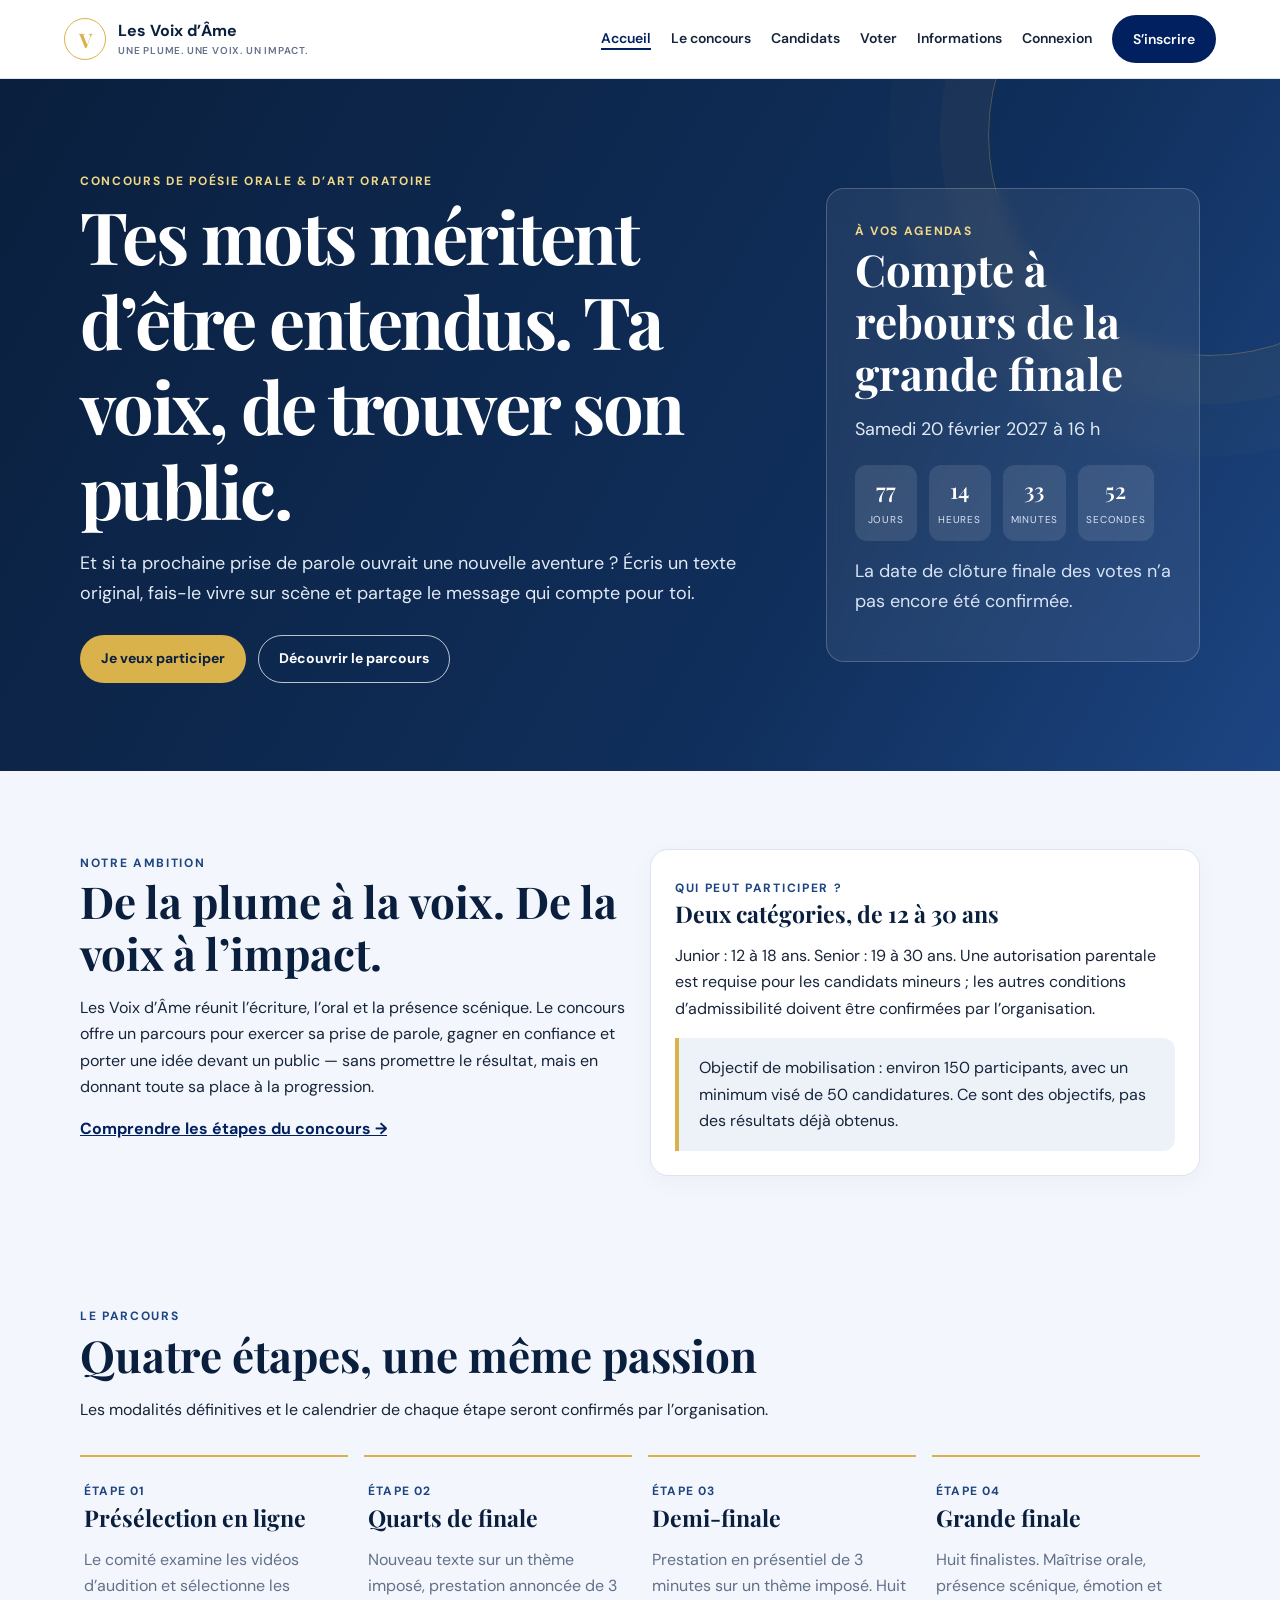
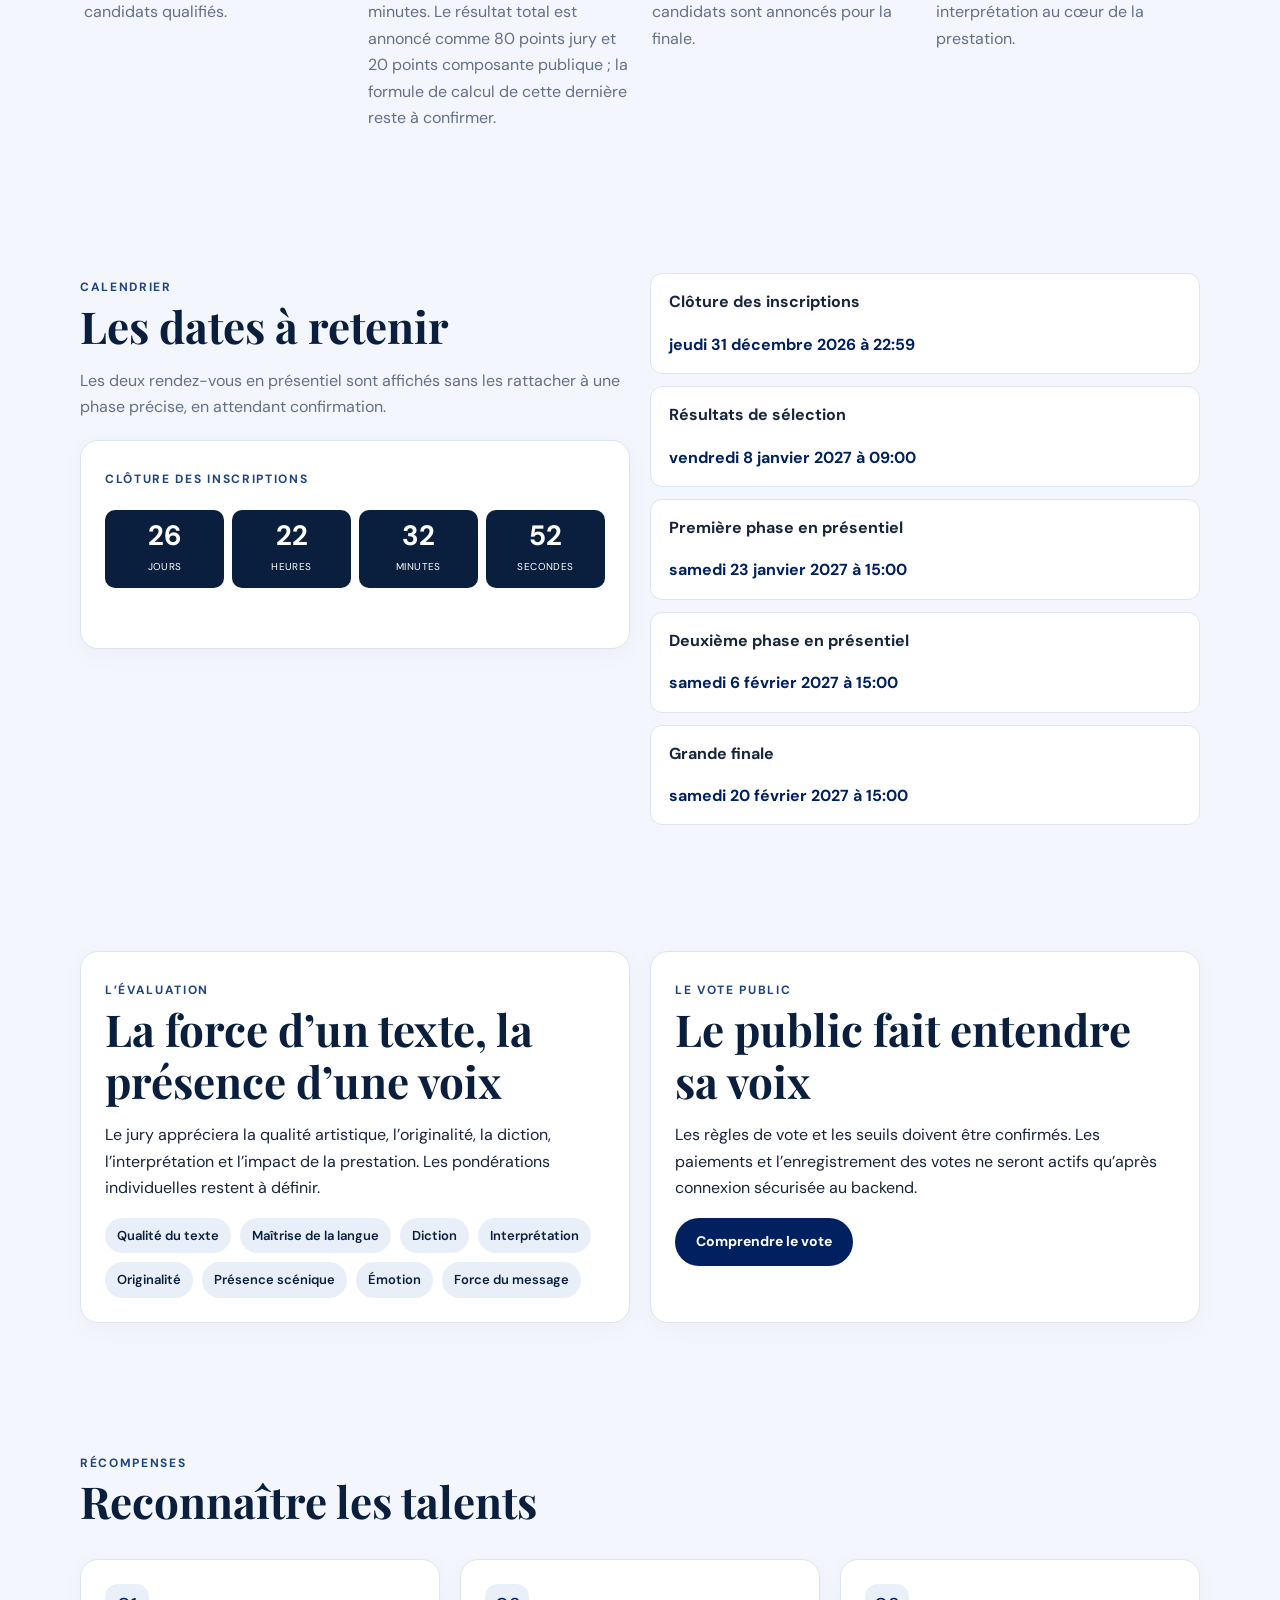
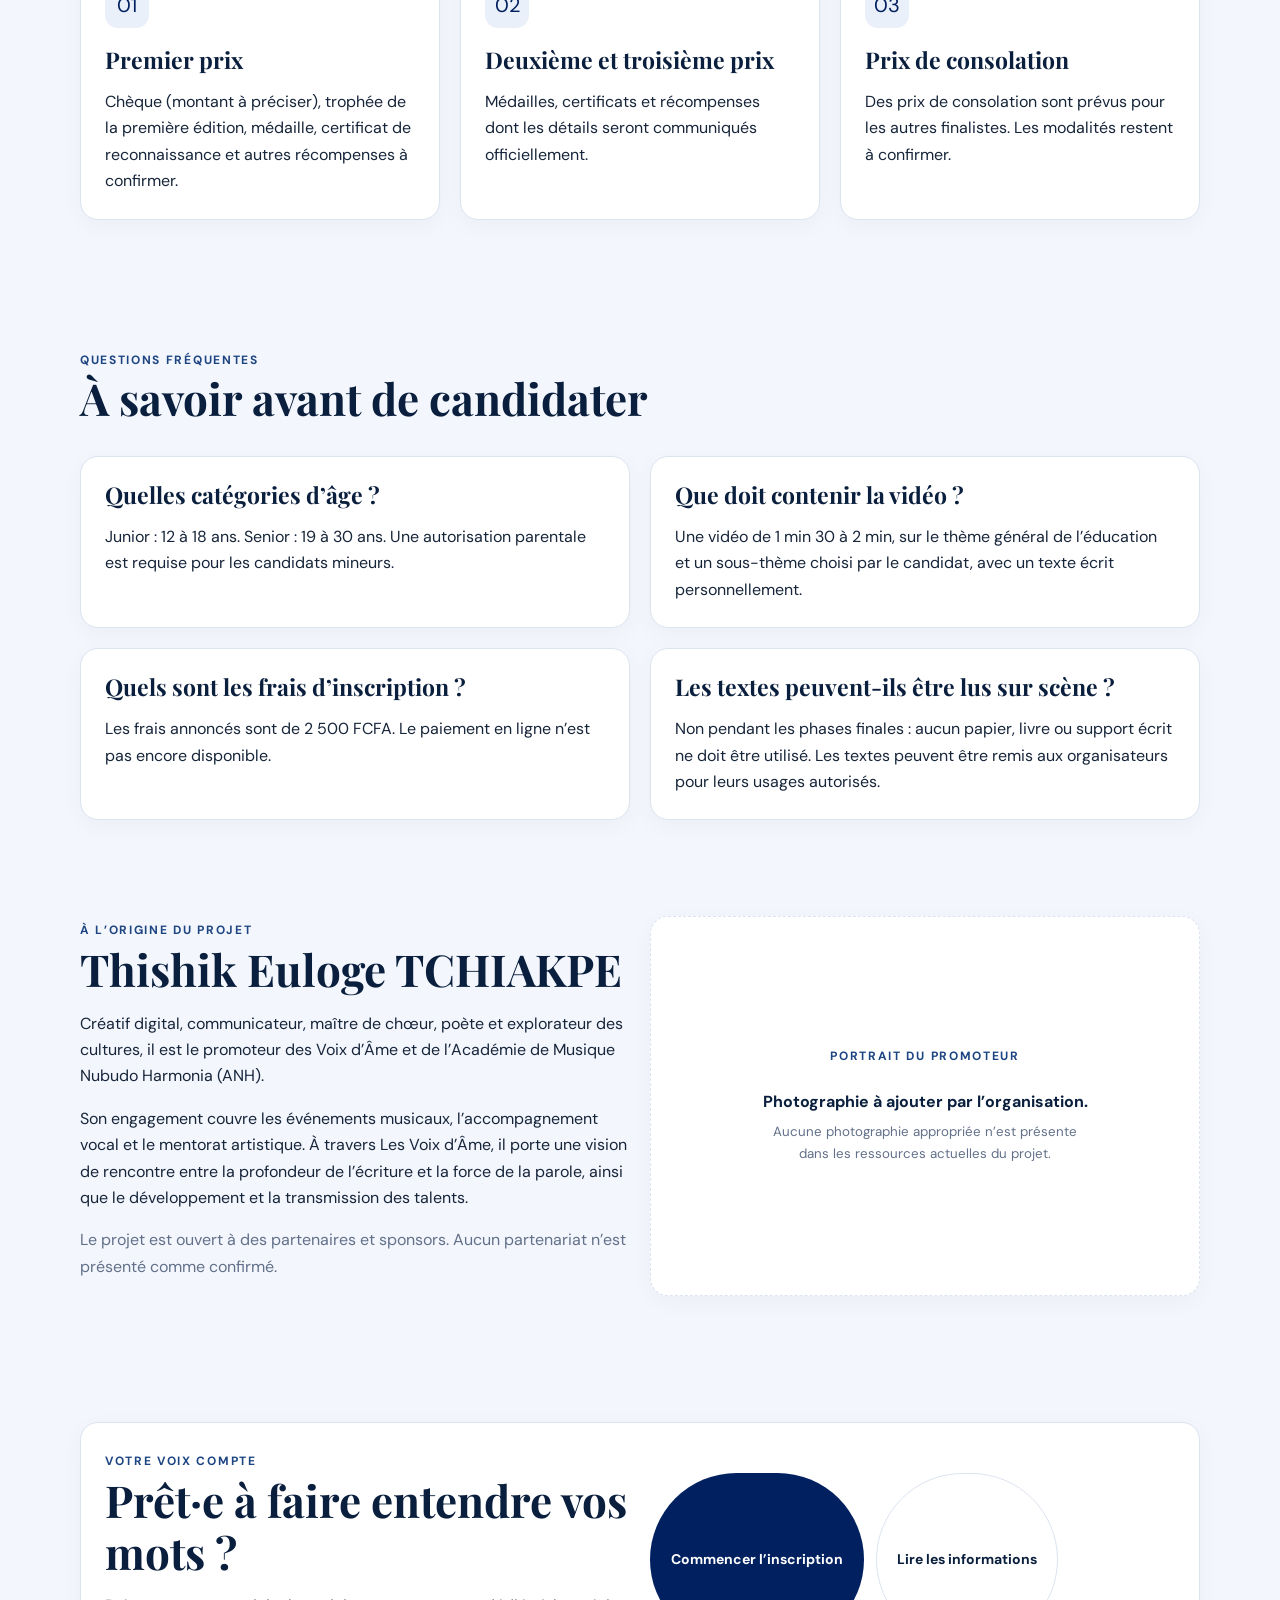
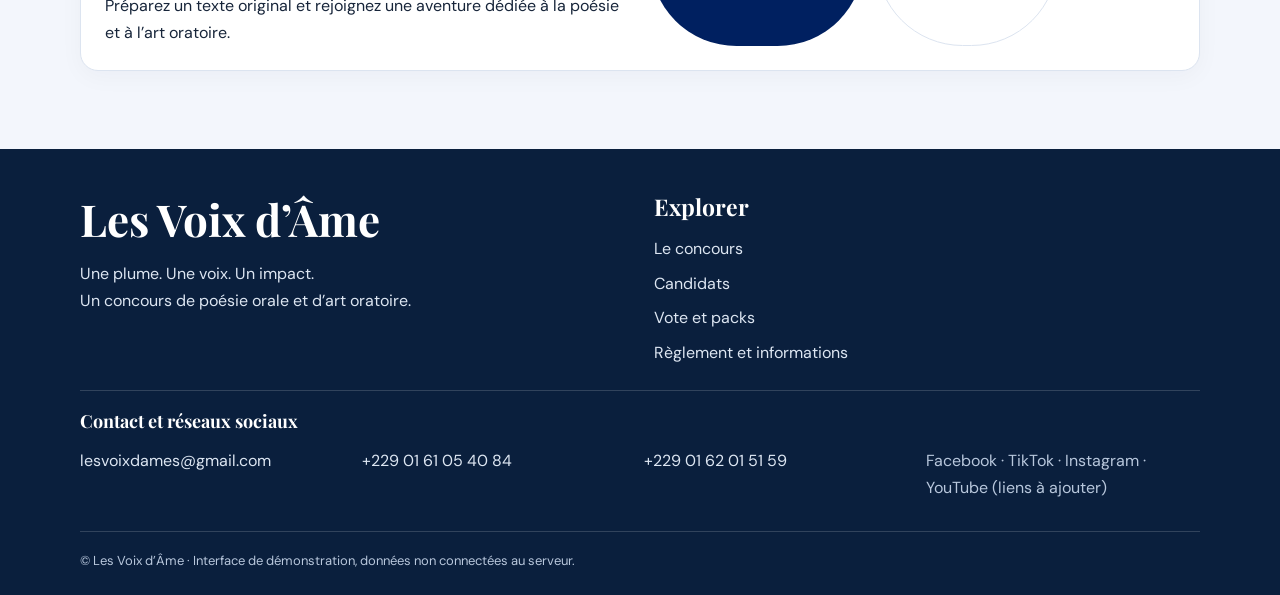
<file: index.html>
<!doctype html>
<html lang="fr">
<head>
  <meta charset="utf-8">
  <meta name="viewport" content="width=device-width, initial-scale=1">
  <meta name="description" content="Les Voix d’Âme — concours de poésie orale et d’art oratoire. Une plume. Une voix. Un impact.">
  <title>Les Voix d’Âme — Une plume. Une voix. Un impact.</title>
  <link rel="preconnect" href="https://fonts.googleapis.com">
  <link rel="preconnect" href="https://fonts.gstatic.com" crossorigin>
  <link href="https://fonts.googleapis.com/css2?family=DM+Sans:wght@400;500;600;700&family=Playfair+Display:wght@500;600;700&display=swap" rel="stylesheet">
  <link rel="stylesheet" href="css/variables.css">
  <link rel="stylesheet" href="css/global.css">
</head>
<body>
  <a class="skip-link" href="#contenu">Aller au contenu</a>
  <header class="site-header"><div class="nav-wrap">
    <a class="brand" href="index.html"><span class="brand-mark">V</span><span>Les Voix d’Âme<small>UNE PLUME. UNE VOIX. UN IMPACT.</small></span></a>
    <button class="menu-toggle" type="button" aria-expanded="false" aria-controls="navigation">Menu</button>
    <nav class="main-nav" id="navigation" aria-label="Navigation principale"><a href="index.html" aria-current="page">Accueil</a><a href="concours.html">Le concours</a><a href="candidats.html">Candidats</a><a href="vote.html">Voter</a><a href="informations.html">Informations</a><a href="auth.html">Connexion</a><a class="btn btn-blue" href="auth.html">S’inscrire</a></nav>
  </div></header>
  <main id="contenu">
    <section class="hero"><div class="container hero-grid">
      <div><span class="eyebrow">Concours de poésie orale &amp; d’art oratoire</span><h1>Tes mots méritent d’être entendus. Ta voix, de trouver son public.</h1><p>Et si ta prochaine prise de parole ouvrait une nouvelle aventure ? Écris un texte original, fais-le vivre sur scène et partage le message qui compte pour toi.</p><div class="button-row"><a class="btn btn-primary" href="auth.html">Je veux participer</a><a class="btn btn-outline" href="concours.html">Découvrir le parcours</a></div></div>
      <div class="hero-note"><span class="eyebrow">À vos agendas</span><h2>Compte à rebours de la grande finale</h2><p>Samedi 20 février 2027 à 16 h</p><div class="countdown" data-countdown data-date="2027-02-20T16:00:00+01:00" aria-live="polite"><div><strong data-days>—</strong><span>Jours</span></div><div><strong data-hours>—</strong><span>Heures</span></div><div><strong data-minutes>—</strong><span>Minutes</span></div><div><strong data-seconds>—</strong><span>Secondes</span></div></div><p class="muted" data-countdown-status></p><p class="muted">La date de clôture finale des votes n’a pas encore été confirmée.</p></div>
    </div></section>
    <section class="section"><div class="container grid-2"><div class="section-heading"><span class="eyebrow">Notre ambition</span><h2>De la plume à la voix. De la voix à l’impact.</h2><p>Les Voix d’Âme réunit l’écriture, l’oral et la présence scénique. Le concours offre un parcours pour exercer sa prise de parole, gagner en confiance et porter une idée devant un public — sans promettre le résultat, mais en donnant toute sa place à la progression.</p><a class="text-link" href="concours.html">Comprendre les étapes du concours →</a></div><div class="card"><span class="eyebrow">Qui peut participer ?</span><h3>Deux catégories, de 12 à 30 ans</h3><p>Junior : 12 à 18 ans. Senior : 19 à 30 ans. Une autorisation parentale est requise pour les candidats mineurs ; les autres conditions d’admissibilité doivent être confirmées par l’organisation.</p><p class="banner">Objectif de mobilisation : environ 150 participants, avec un minimum visé de 50 candidatures. Ce sont des objectifs, pas des résultats déjà obtenus.</p></div></div></section>
    <section class="section section-tight"><div class="container"><div class="section-heading"><span class="eyebrow">Le parcours</span><h2>Quatre étapes, une même passion</h2><p>Les modalités définitives et le calendrier de chaque étape seront confirmés par l’organisation.</p></div><div class="timeline">
      <article class="step"><span class="step-number">Étape 01</span><h3>Présélection en ligne</h3><p class="muted">Le comité examine les vidéos d’audition et sélectionne les candidats qualifiés.</p></article>
      <article class="step"><span class="step-number">Étape 02</span><h3>Quarts de finale</h3><p class="muted">Nouveau texte sur un thème imposé, prestation annoncée de 3 minutes. Le résultat total est annoncé comme 80 points jury et 20 points composante publique ; la formule de calcul de cette dernière reste à confirmer.</p></article>
      <article class="step"><span class="step-number">Étape 03</span><h3>Demi-finale</h3><p class="muted">Prestation en présentiel de 3 minutes sur un thème imposé. Huit candidats sont annoncés pour la finale.</p></article>
      <article class="step"><span class="step-number">Étape 04</span><h3>Grande finale</h3><p class="muted">Huit finalistes. Maîtrise orale, présence scénique, émotion et interprétation au cœur de la prestation.</p></article>
    </div></div></section>
    <section class="section"><div class="container grid-2"><div><span class="eyebrow">Calendrier</span><h2>Les dates à retenir</h2><p class="muted">Les deux rendez-vous en présentiel sont affichés sans les rattacher à une phase précise, en attendant confirmation.</p><article class="card home-deadline-card" style="margin-top:20px"><span class="eyebrow">Clôture des inscriptions</span><div class="countdown home-deadline-countdown" data-countdown data-date="2026-12-31T23:59:00+01:00" aria-label="Compte à rebours avant la clôture des inscriptions"><div><strong data-days>—</strong><span>Jours</span></div><div><strong data-hours>—</strong><span>Heures</span></div><div><strong data-minutes>—</strong><span>Minutes</span></div><div><strong data-seconds>—</strong><span>Secondes</span></div></div><p class="form-message" data-countdown-status aria-live="polite"></p></article></div><div class="date-list">
      <div class="date-item"><strong>Clôture des inscriptions</strong><time datetime="2026-12-31T23:59:00+01:00">Jeudi 31 décembre 2026 à 23 h 59</time></div>
      <div class="date-item"><strong>Résultats de sélection</strong><time datetime="2027-01-08T10:00:00+01:00">Vendredi 8 janvier 2027 à 10 h</time></div>
      <div class="date-item"><strong>Première phase en présentiel</strong><time datetime="2027-01-23T16:00:00+01:00">Samedi 23 janvier 2027 à 16 h</time></div>
      <div class="date-item"><strong>Deuxième phase en présentiel</strong><time datetime="2027-02-06T16:00:00+01:00">Samedi 6 février 2027 à 16 h</time></div>
      <div class="date-item"><strong>Grande finale</strong><time datetime="2027-02-20T16:00:00+01:00">Samedi 20 février 2027 à 16 h</time></div>
    </div></div></section>
    <section class="section section-tight"><div class="container grid-2"><div class="card"><span class="eyebrow">L’évaluation</span><h2>La force d’un texte, la présence d’une voix</h2><p>Le jury appréciera la qualité artistique, l’originalité, la diction, l’interprétation et l’impact de la prestation. Les pondérations individuelles restent à définir.</p><div class="criteria"><span class="tag">Qualité du texte</span><span class="tag">Maîtrise de la langue</span><span class="tag">Diction</span><span class="tag">Interprétation</span><span class="tag">Originalité</span><span class="tag">Présence scénique</span><span class="tag">Émotion</span><span class="tag">Force du message</span></div></div><div class="card"><span class="eyebrow">Le vote public</span><h2>Le public fait entendre sa voix</h2><p>Les règles de vote et les seuils doivent être confirmés. Les paiements et l’enregistrement des votes ne seront actifs qu’après connexion sécurisée au backend.</p><a class="btn btn-blue" href="vote.html">Comprendre le vote</a></div></div></section>
    <section class="section"><div class="container"><div class="section-heading"><span class="eyebrow">Récompenses</span><h2>Reconnaître les talents</h2></div><div class="grid-3"><article class="card"><div class="icon-box">01</div><h3>Premier prix</h3><p>Chèque (montant à préciser), trophée de la première édition, médaille, certificat de reconnaissance et autres récompenses à confirmer.</p></article><article class="card"><div class="icon-box">02</div><h3>Deuxième et troisième prix</h3><p>Médailles, certificats et récompenses dont les détails seront communiqués officiellement.</p></article><article class="card"><div class="icon-box">03</div><h3>Prix de consolation</h3><p>Des prix de consolation sont prévus pour les autres finalistes. Les modalités restent à confirmer.</p></article></div></div></section>
    <section class="section section-tight"><div class="container"><div class="section-heading"><span class="eyebrow">Questions fréquentes</span><h2>À savoir avant de candidater</h2></div><div class="grid-2"><article class="card"><h3>Quelles catégories d’âge ?</h3><p>Junior : 12 à 18 ans. Senior : 19 à 30 ans. Une autorisation parentale est requise pour les candidats mineurs.</p></article><article class="card"><h3>Que doit contenir la vidéo ?</h3><p>Une vidéo de 1 min 30 à 2 min, sur le thème général de l’éducation et un sous-thème choisi par le candidat, avec un texte écrit personnellement.</p></article><article class="card"><h3>Quels sont les frais d’inscription ?</h3><p>Les frais annoncés sont de 2 500 FCFA. Le paiement en ligne n’est pas encore disponible.</p></article><article class="card"><h3>Les textes peuvent-ils être lus sur scène ?</h3><p>Non pendant les phases finales : aucun papier, livre ou support écrit ne doit être utilisé. Les textes peuvent être remis aux organisateurs pour leurs usages autorisés.</p></article></div></div></section>
    <section class="section section-tight" id="promoteur"><div class="container grid-2"><div><span class="eyebrow">À l’origine du projet</span><h2>Thishik Euloge TCHIAKPE</h2><p>Créatif digital, communicateur, maître de chœur, poète et explorateur des cultures, il est le promoteur des Voix d’Âme et de l’Académie de Musique Nubudo Harmonia (ANH).</p><p>Son engagement couvre les événements musicaux, l’accompagnement vocal et le mentorat artistique. À travers Les Voix d’Âme, il porte une vision de rencontre entre la profondeur de l’écriture et la force de la parole, ainsi que le développement et la transmission des talents.</p><p class="muted">Le projet est ouvert à des partenaires et sponsors. Aucun partenariat n’est présenté comme confirmé.</p></div><div class="card promoter-photo-placeholder" role="img" aria-label="Emplacement réservé à une photographie authentique du promoteur"><span class="eyebrow">Portrait du promoteur</span><p>Photographie à ajouter par l’organisation.</p><small>Aucune photographie appropriée n’est présente dans les ressources actuelles du projet.</small></div></div></section>
    <section class="section"><div class="container card"><div class="grid-2"><div><span class="eyebrow">Votre voix compte</span><h2>Prêt·e à faire entendre vos mots ?</h2><p>Préparez un texte original et rejoignez une aventure dédiée à la poésie et à l’art oratoire.</p></div><div class="button-row"><a class="btn btn-blue" href="auth.html">Commencer l’inscription</a><a class="btn btn-quiet" href="informations.html">Lire les informations</a></div></div></div></section>
  </main>
  <footer class="site-footer"><div class="container"><div class="footer-grid"><div><h2>Les Voix d’Âme</h2><p>Une plume. Une voix. Un impact.<br>Un concours de poésie orale et d’art oratoire.</p></div><div><h3>Explorer</h3><div class="footer-links"><a href="concours.html">Le concours</a><a href="candidats.html">Candidats</a><a href="vote.html">Vote et packs</a><a href="informations.html">Règlement et informations</a></div></div></div><div class="footer-contact" aria-label="Coordonn&eacute;es officielles et r&eacute;seaux sociaux"><h3>Contact et r&eacute;seaux sociaux</h3><div class="footer-links"><a href="mailto:lesvoixdames@gmail.com">lesvoixdames@gmail.com</a><a href="tel:+2290161054084">+229 01 61 05 40 84</a><a href="tel:+2290162015159">+229 01 62 01 51 59</a><span>Facebook · TikTok · Instagram · YouTube (liens &agrave; ajouter)</span></div></div><div class="footer-bottom">© Les Voix d’Âme · Interface de démonstration, données non connectées au serveur.</div></div></footer>
  <script>
    const menuButton = document.querySelector(".menu-toggle");
    menuButton.addEventListener("click", () => {
      const open = menuButton.getAttribute("aria-expanded") !== "true";
      menuButton.setAttribute("aria-expanded", String(open));
      document.querySelector(".main-nav").classList.toggle("is-open", open);
    });
    document.querySelectorAll("time[datetime]").forEach((dateElement) => {
      const instant = new Date(dateElement.dateTime);
      if (!Number.isNaN(instant.getTime())) {
        dateElement.textContent = new Intl.DateTimeFormat("fr-FR", {
          weekday: "long", year: "numeric", month: "long", day: "numeric",
          hour: "2-digit", minute: "2-digit"
        }).format(instant);
      }
    });
    document.querySelectorAll("[data-countdown]").forEach((timer) => {
      const end = new Date(timer.dataset.date).getTime();
      const status = timer.parentElement.querySelector("[data-countdown-status]");
      let interval = null;
      function updateCountdown() {
        const remaining = end - Date.now();
        if (remaining <= 0) {
          timer.querySelectorAll("strong").forEach((item) => item.textContent = "00");
          status.textContent = timer.dataset.date.startsWith("2026")
            ? "Les inscriptions sont terminées."
            : "La date de la grande finale est passée.";
          clearInterval(interval);
          return;
        }
        const values = { days: Math.floor(remaining / 86400000), hours: Math.floor(remaining % 86400000 / 3600000), minutes: Math.floor(remaining % 3600000 / 60000), seconds: Math.floor(remaining % 60000 / 1000) };
        Object.entries(values).forEach(([key, value]) => timer.querySelector(`[data-${key}]`).textContent = String(value).padStart(2, "0"));
      }
      updateCountdown();
      if (end > Date.now()) interval = setInterval(updateCountdown, 1000);
    });

    const registrationDeadline = new Date("2026-12-31T23:59:00+01:00");
    if (Date.now() >= registrationDeadline.getTime()) {
      document.querySelectorAll('a[href="auth.html"]').forEach((link) => {
        link.setAttribute("aria-disabled", "true");
        link.textContent = "Inscriptions clôturées";
        link.addEventListener("click", (event) => event.preventDefault());
      });
    }
  </script>
</body>
</html>
</file>
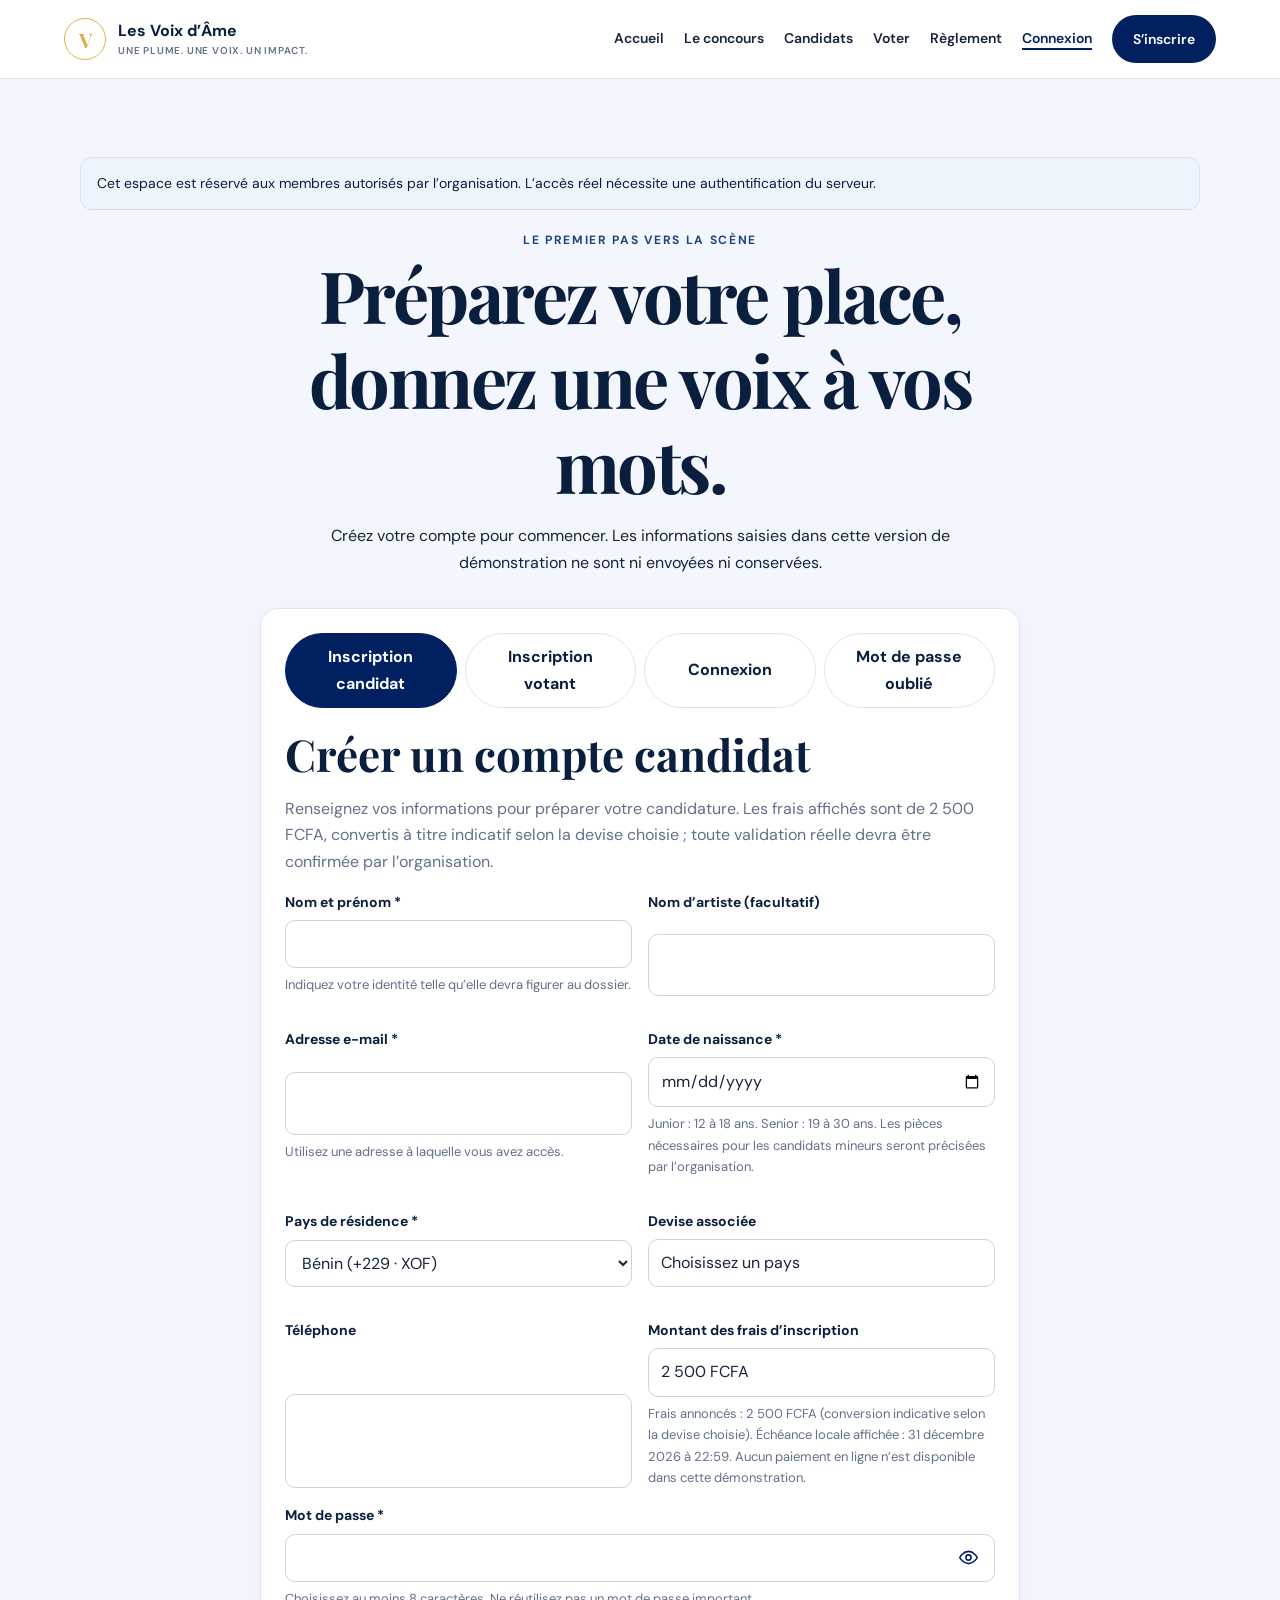
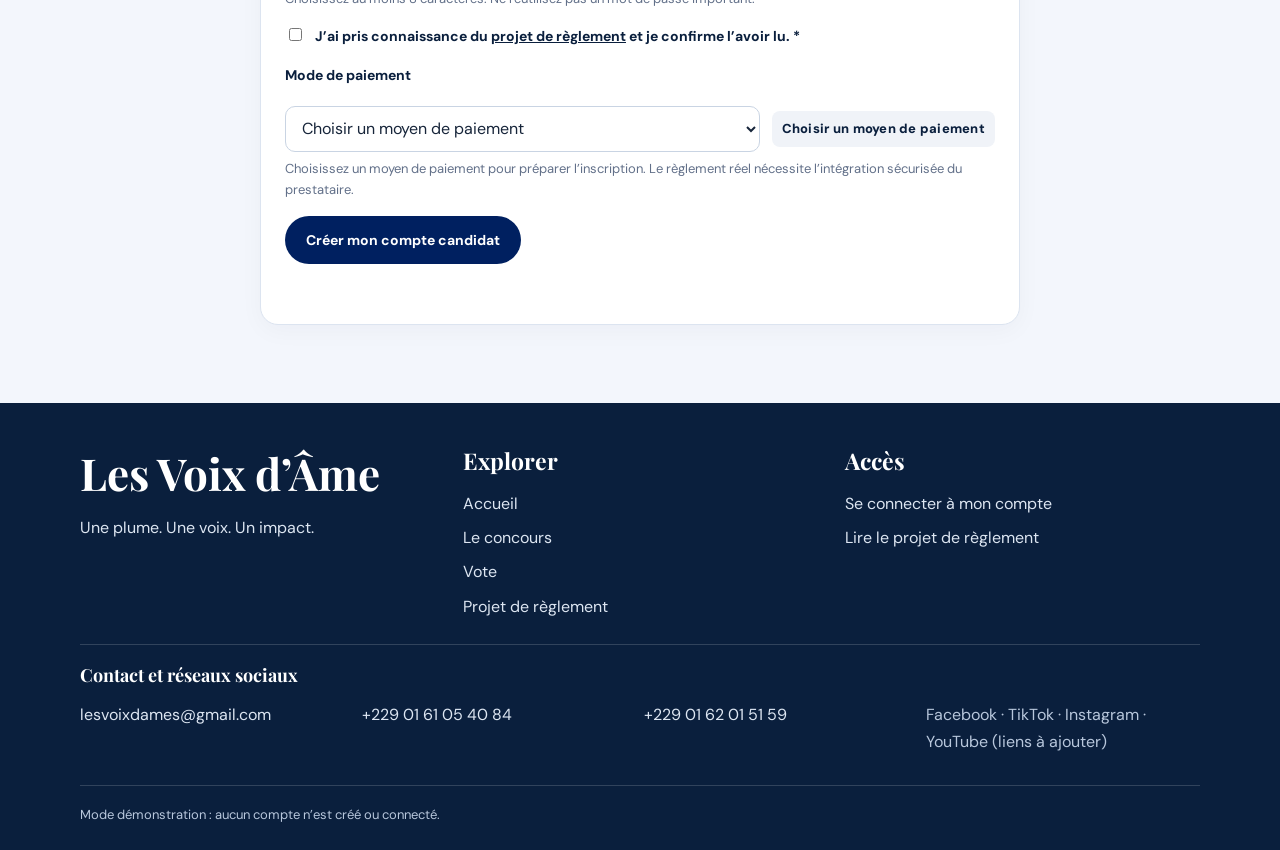
<file: admin/index.html>
<!doctype html>
<html lang="fr"><head><meta charset="utf-8"><meta name="viewport" content="width=device-width, initial-scale=1"><meta name="description" content="Administration Les Voix d’Âme — interface de démonstration non sécurisée."><title>Administration — Les Voix d’Âme</title><link rel="preconnect" href="https://fonts.googleapis.com"><link rel="preconnect" href="https://fonts.gstatic.com" crossorigin><link href="https://fonts.googleapis.com/css2?family=DM+Sans:wght@400;500;600;700&family=Playfair+Display:wght@500;600;700&display=swap" rel="stylesheet"><link rel="stylesheet" href="../css/variables.css"><link rel="stylesheet" href="../css/global.css"><script>if(sessionStorage.getItem("lva-demo-role")!=="admin"){window.location.replace("../auth.html?access=denied&role=admin")}</script></head>
<body><a class="skip-link" href="#contenu">Aller au contenu</a><header class="site-header"><div class="nav-wrap"><a class="brand" href="../index.html"><span class="brand-mark">V</span><span>Les Voix d’Âme<small>UNE PLUME. UNE VOIX. UN IMPACT.</small></span></a><button class="menu-toggle" aria-expanded="false" aria-controls="navigation">Menu</button><nav class="main-nav" id="navigation" aria-label="Navigation principale"><a href="../index.html">Accueil</a><a href="../concours.html">Concours</a><a href="../candidats.html">Candidats</a><a href="../vote.html">Vote</a><a href="../informations.html">Informations</a><a href="../auth.html">Connexion</a></nav></div></header>
<main id="contenu"><section class="section"><div class="container"><div class="dashboard-head"><div><span class="eyebrow">Mode démonstration · interface non sécurisée</span><h1>Administration</h1><p>Les droits et autorisations doivent être contrôlés par le backend.</p></div><button class="btn btn-quiet" type="button" data-logout>Déconnexion (démo)</button></div><div class="dashboard-layout"><nav class="dashboard-menu" aria-label="Sections d’administration"><a href="#accueil">Tableau de bord</a><a href="#candidats">Candidatures</a><a href="#concours">Concours &amp; dates</a><a href="#votes">Votes &amp; paiements</a><a href="#jury">Jury</a><a href="#contenu-site">Contenu &amp; partenaires</a><a href="#securite">Utilisateurs &amp; sécurité</a><a href="#parametres">Paramètres du concours</a></nav><div class="dashboard-content">
<section id="accueil"><h2>Tableau de bord</h2><div class="grid-4"><div class="card"><p class="muted">Candidats</p><div class="stat">—</div><small>À connecter</small></div><div class="card"><p class="muted">En attente</p><div class="stat">—</div><small>À connecter</small></div><div class="card"><p class="muted">Comptes</p><div class="stat">—</div><small>À connecter</small></div><div class="card"><p class="muted">Votes &amp; paiements</p><div class="stat">—</div><small>À connecter</small></div></div><div class="notice">Aucune statistique réelle n’est affichée.</div></section>
<section id="candidats"><h2>Candidats &amp; candidatures</h2><div class="field"><label for="candidate-search">Rechercher un candidat</label><input id="candidate-search" type="search" placeholder="Données disponibles après connexion"></div><div class="empty-state">Aucun dossier connecté. Toute validation ou tout rejet nécessite une API authentifiée.</div></section>
<section id="concours"><h2>Concours &amp; calendrier</h2><div class="date-list"><div class="date-item"><strong>Clôture des inscriptions</strong><time>31 décembre 2026 à 23 h 59</time></div><div class="date-item"><strong>Résultats de sélection</strong><time>8 janvier 2027 à 10 h</time></div><div class="date-item"><strong>Première phase en présentiel</strong><time>23 janvier 2027 à 16 h</time></div><div class="date-item"><strong>Deuxième phase en présentiel</strong><time>6 février 2027 à 16 h</time></div><div class="date-item"><strong>Grande finale</strong><time>20 février 2027 à 16 h</time></div></div><p class="notice" style="margin-top:16px">Correspondance entre les dates en présentiel et les phases à confirmer.</p></section>
<section id="votes"><h2>Votes &amp; paiements</h2><div class="notice notice-blue">Seul le serveur peut confirmer un paiement, créditer des points et enregistrer un vote. Ces actions sont désactivées ici.</div><a class="btn btn-quiet" href="../vote.html">Consulter les packs configurés</a></section>
<section id="jury"><h2>Jury &amp; évaluations</h2><div class="empty-state">Aucun membre ni résultat chargé. L’accès doit respecter les rôles et la confidentialité côté serveur.</div></section>
<section id="contenu-site"><h2>Contenu, annonces &amp; partenaires</h2><div class="empty-state">Les outils seront activés après définition des endpoints et des rôles. Aucun partenaire fictif n’est préchargé.</div></section>
<section id="parametres"><h2>Paramètres du concours (préparation)</h2><div class="grid-2"><article class="card"><h3>Inscriptions</h3><p>Frais annoncés : 2 500 FCFA.</p><p>Clôture : 31 décembre 2026 à 23 h 59, heure de référence UTC+01:00.</p><p class="form-help">Toute modification et fermeture réelle doivent être appliquées par le serveur.</p></article><article class="card"><h3>Conversion des points commerciaux</h3><p>Référence demandée : 100 FCFA = 1 point.</p><p>Les montants non divisibles en points entiers attendent une décision officielle.</p><p>Aucun taux de change configuré ; XOF et XAF ne sont pas traités comme interchangeables.</p></article><article class="card"><h3>Périodes de vote</h3><p>Dates ouverture et fermeture : à confirmer.</p><p>Aucune période déclarée ouverte.</p></article><article class="card"><h3>Publication des résultats</h3><div class="field"><label for="result-visibility">Visibilité publique</label><select id="result-visibility" disabled><option>Masqués — état à définir côté serveur</option><option>Publiés</option></select></div><div class="field"><label for="result-publish-at">Programmer une publication</label><input id="result-publish-at" type="datetime-local" disabled></div><button class="btn btn-quiet" type="button" disabled>Publication indisponible sans backend</button><p class="form-help">Aucun résultat réel chargé ou publié.</p></article></div></section><section id="securite"><h2>Utilisateurs &amp; sécurité</h2><div class="notice">Cette page n’est pas protégée par authentification. Ne pas utiliser comme panneau d’administration de production.</div><div class="empty-state" style="margin-top:16px">Comptes, rôles et journal d’audit à connecter au backend.</div></section>
</div></div></div></section></main><footer class="site-footer"><div class="container"><div class="footer-grid"><div><h2>Les Voix d’Âme</h2><p>Une plume. Une voix. Un impact.</p></div><div><h3>Site</h3><div class="footer-links"><a href="../index.html">Accueil</a><a href="../concours.html">Concours</a><a href="../informations.html">Informations</a></div></div><div><h3>Accès</h3><div class="footer-links"><a href="../auth.html">Connexion</a><a href="../informations.html">Règlement</a></div></div></div><div class="footer-contact" aria-label="Coordonn&eacute;es officielles et r&eacute;seaux sociaux"><h3>Contact et r&eacute;seaux sociaux</h3><div class="footer-links"><a href="mailto:lesvoixdames@gmail.com">lesvoixdames@gmail.com</a><a href="tel:+2290161054084">+229 01 61 05 40 84</a><a href="tel:+2290162015159">+229 01 62 01 51 59</a><span>Facebook · TikTok · Instagram · YouTube (liens &agrave; ajouter)</span></div></div><div class="footer-bottom">Panneau de démonstration : ne pas exposer en production sans authentification serveur.</div></div></footer><script>const menu=document.querySelector(".menu-toggle");menu.addEventListener("click",()=>{const o=menu.getAttribute("aria-expanded")!=="true";menu.setAttribute("aria-expanded",String(o));document.querySelector(".main-nav").classList.toggle("is-open",o)});document.querySelector("[data-logout]").addEventListener("click",()=>{sessionStorage.removeItem("lva-demo-role");window.location.replace("../auth.html")});</script></body></html>
</file>
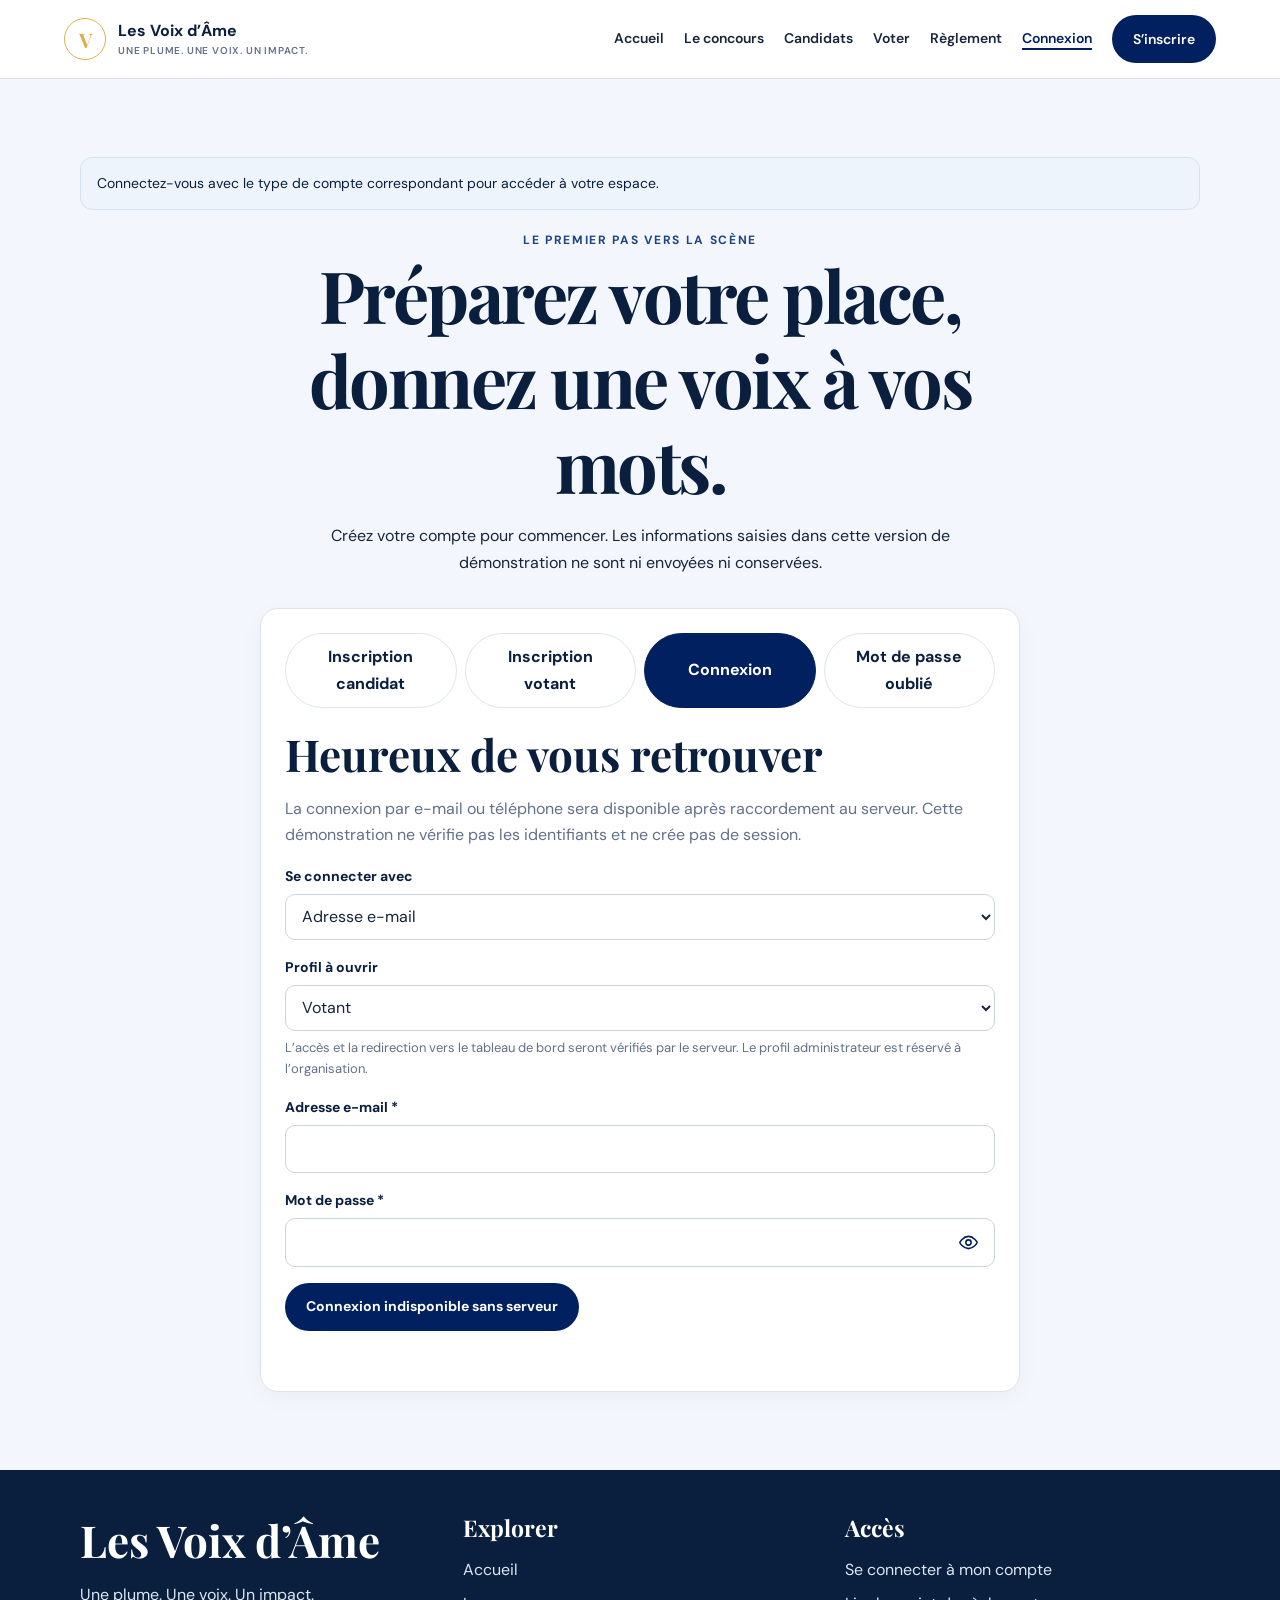
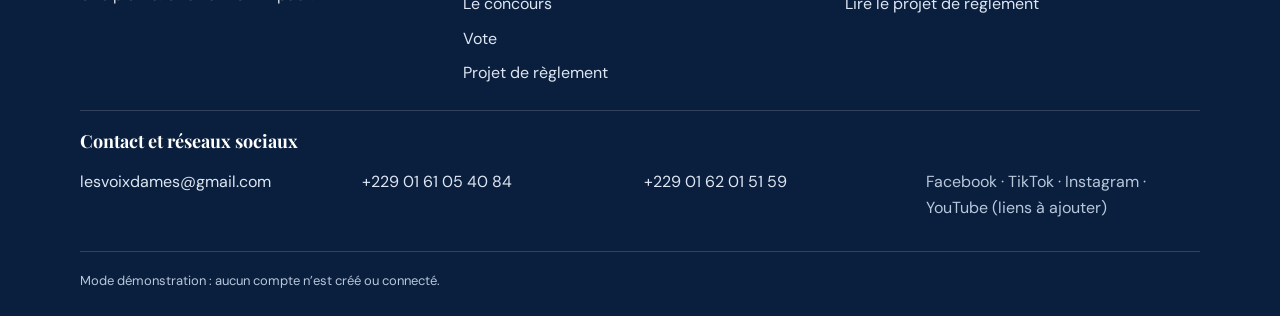
<file: espace-candidat/index.html>
<!doctype html>
<html lang="fr">
<head>
  <meta charset="utf-8">
  <meta name="viewport" content="width=device-width, initial-scale=1">
  <meta name="description" content="Suivez votre candidature et préparez votre audition pour Les Voix d’Âme.">
  <title>Espace candidat — Les Voix d’Âme</title>
  <link rel="preconnect" href="https://fonts.googleapis.com">
  <link rel="preconnect" href="https://fonts.gstatic.com" crossorigin>
  <link href="https://fonts.googleapis.com/css2?family=DM+Sans:wght@400;500;600;700&family=Playfair+Display:wght@500;600;700&display=swap" rel="stylesheet">
  <link rel="stylesheet" href="../css/variables.css">
  <link rel="stylesheet" href="../css/global.css">
</head>
<body data-required-role="candidate">
  <script>
    if (sessionStorage.getItem("lva-demo-role") === "candidate") {
      document.body.classList.add("role-authorized");
    } else {
      window.location.replace("../auth.html?access=denied&role=candidate");
    }
  </script>
  <a class="skip-link" href="#contenu">Aller au contenu</a>

  <header class="site-header">
    <div class="nav-wrap">
      <a class="brand" href="../index.html" aria-label="Les Voix d’Âme, accueil">
        <span class="brand-mark" aria-hidden="true">V</span>
        <span>Les Voix d’Âme<small>UNE PLUME. UNE VOIX. UN IMPACT.</small></span>
      </a>
      <button class="menu-toggle" type="button" aria-expanded="false" aria-controls="navigation">Menu</button>
      <nav class="main-nav" id="navigation" aria-label="Navigation principale">
        <a href="../index.html">Accueil</a>
        <a href="../concours.html">Le concours</a>
        <a href="../candidats.html">Candidats</a>
        <a href="../vote.html">Vote</a>
        <a href="../informations.html#reglement">Règlement</a>
        <a href="../auth.html">Connexion</a>
      </nav>
    </div>
  </header>

  <main id="contenu">
    <section class="section">
      <div class="container">
        <div class="dashboard-head">
          <div>
            <span class="eyebrow">Espace candidat · démonstration</span>
            <h1>Faites avancer votre candidature, étape par étape.</h1>
            <p>Préparez votre dossier et votre audition. Cette interface ne crée pas de compte et n’envoie aucune information au serveur.</p>
          </div>
          <button class="btn btn-quiet" type="button" data-logout>Déconnexion (démo)</button>
        </div>

        <div class="dashboard-layout">
          <nav class="dashboard-menu" aria-label="Navigation de l’espace candidat">
            <a href="#accueil">Vue d’ensemble</a>
            <a href="#dossier">Mon dossier</a>
            <a href="#audition">Vidéo d’audition</a>
            <a href="#etapes">Étapes &amp; dates</a>
            <a href="#annonces">Annonces</a>
            <a href="#passeport">Passeport de la Voix</a>
          </nav>

          <div class="dashboard-content">
            <section class="dashboard-section" id="accueil">
              <h2>Votre tableau de bord</h2>
              <div class="grid-3">
                <article class="card">
                  <p class="muted">Statut du compte</p>
                  <span class="dashboard-status">Démonstration non connectée</span>
                </article>
                <article class="card">
                  <p class="muted">Statut de la candidature</p>
                  <span class="dashboard-status">Aucun dossier transmis</span>
                </article>
                <article class="card">
                  <p class="muted">Préparation du dossier</p>
                  <div class="progress" role="progressbar" aria-label="Progression de démonstration" aria-valuenow="0" aria-valuemin="0" aria-valuemax="100">
                    <span></span>
                  </div>
                  <p class="muted">Aucune donnée n’est sauvegardée.</p>
                </article>
              </div>
              <p class="notice notice-blue">Utilisez les sections pour préparer vos informations. Une candidature ne sera réellement reçue qu’après connexion au serveur et confirmation par l’organisation.</p>
            </section>

            <section class="dashboard-section" id="dossier">
              <h2>Préparer mon dossier</h2>
              <p>Complétez les informations utiles à votre candidature. Seuls les champs marqués d’un astérisque sont obligatoires dans cet exemple.</p>
              <form class="card candidate-form" novalidate>
                <div class="form-grid">
                  <div class="field">
                    <label for="candidate-name">Nom et prénom <span aria-hidden="true">*</span></label>
                    <input id="candidate-name" name="name" autocomplete="name" required>
                  </div>
                  <div class="field">
                    <label for="candidate-stage-name">Nom d’artiste (facultatif)</label>
                    <input id="candidate-stage-name" name="stageName" autocomplete="nickname">
                  </div>
                  <div class="field">
                    <label for="candidate-birth-date">Date de naissance <span aria-hidden="true">*</span></label>
                    <input id="candidate-birth-date" name="birthDate" type="date" required>
                    <small class="form-help">Junior : 12 à 18 ans. Senior : 19 à 30 ans. Une autorisation du parent ou du représentant légal est requise pour les candidats mineurs.</small>
                  </div>
                  <div class="field">
                    <label for="candidate-email">Adresse e-mail <span aria-hidden="true">*</span></label>
                    <input id="candidate-email" name="email" type="email" autocomplete="email" required>
                  </div>
                  <div class="field">
                    <label for="candidate-phone">Téléphone (si requis)</label>
                    <input id="candidate-phone" name="phone" type="tel" autocomplete="tel">
                  </div>
                  <div class="field">
                    <label for="candidate-country">Pays de résidence <span aria-hidden="true">*</span></label>
                    <input id="candidate-country" name="country" autocomplete="country-name" required>
                  </div>
                  <div class="field">
                    <label for="candidate-city">Ville (facultatif)</label>
                    <input id="candidate-city" name="city" autocomplete="address-level2">
                  </div>
                </div>
                <div class="field">
                  <label for="candidate-biography">Biographie artistique</label>
                  <textarea id="candidate-biography" name="biography" maxlength="1500" placeholder="Présentez votre parcours et votre rapport aux mots."></textarea>
                  <small class="form-help">1 500 caractères maximum dans cette prévisualisation.</small>
                </div>
                <div class="field">
                  <label for="candidate-introduction">Présentation personnelle</label>
                  <textarea id="candidate-introduction" name="introduction" maxlength="1500" placeholder="Qu’aimeriez-vous partager avec le public ?"></textarea>
                </div>
                <div class="field check-row">
                  <input id="rules-acceptance" name="rulesAcceptance" type="checkbox" required>
                  <label for="rules-acceptance">J’ai lu le <a href="../informations.html#reglement">projet de règlement</a>. <span aria-hidden="true">*</span></label>
                </div>
                <div class="field check-row" id="candidate-minor-consent-field" hidden>
                  <input id="candidate-minor-consent" name="minorAuthorizationConfirmed" type="checkbox">
                  <label for="candidate-minor-consent">Je confirme que l’autorisation de mon parent ou représentant légal sera fournie avant toute participation. <span aria-hidden="true">*</span></label>
                </div>
                <button class="btn btn-blue" type="submit">Vérifier mon dossier (démo)</button>
                <p class="form-message" aria-live="polite"></p>
              </form>
            </section>

            <section class="dashboard-section" id="audition">
              <h2>Préparer ma vidéo d’audition</h2>
              <article class="card">
                <p>Pour la présélection, la vidéo doit durer de 1 min 30 à 2 min et présenter un texte original sur le thème général de l’éducation, avec un sous-thème choisi librement. La vidéo doit être envoyée au numéro officiel communiqué ci-dessous.</p>
                <ul class="field-help-list">
                  <li>Vérifiez que votre voix est audible et que votre visage ou votre présence sont visibles selon les consignes finales.</li>
                  <li>La durée et le format devront être contrôlés par le serveur en production.</li>
                  <li>Le choix du fichier ci-dessous reste local à votre navigateur ; il n’est pas téléversé.</li>
                  <li>Envoi officiel : <a href="tel:+2290161054084">+229 01 61 05 40 84</a>. Aucun lien WhatsApp n’a été communiqué.</li>
                </ul>
                <div class="field">
                  <label for="audition-video">Choisir un fichier vidéo</label>
                  <input id="audition-video" type="file" accept="video/*">
                </div>
                <p class="form-help" data-video-name>Aucun fichier sélectionné.</p>
                <video class="file-preview" data-video-preview controls hidden aria-label="Aperçu local de la vidéo d’audition"></video>
                <div class="dashboard-actions">
                  <button class="btn btn-blue" type="button" data-preview-button disabled>Prévisualiser la vidéo</button>
                  <button class="btn btn-quiet" type="button" data-clear-video disabled>Retirer le fichier</button>
                </div>
                <p class="form-message" data-video-message aria-live="polite">Le dépôt réel sera disponible après connexion au serveur.</p>
              </article>
            </section>

            <section class="dashboard-section" id="etapes">
              <h2>Votre parcours et les dates annoncées</h2>
              <div class="grid-2">
                <article class="card"><span class="step-number">Phase 1</span><h3>Présélection en ligne</h3><p>Examen des vidéos par le comité.</p></article>
                <article class="card"><span class="step-number">Phase 2</span><h3>Quarts de finale</h3><p>Thème imposé, prestation annoncée de 3 minutes.</p></article>
                <article class="card"><span class="step-number">Phase 3</span><h3>Demi-finale</h3><p>Présentiel, thème imposé et prestation annoncée de 3 minutes.</p></article>
                <article class="card"><span class="step-number">Phase 4</span><h3>Grande finale</h3><p>Huit finalistes sont annoncés. La finale est prévue le 20 février 2027 à 16 h.</p></article>
              </div>
              <ul class="date-list">
                <li class="date-item"><strong>Clôture des inscriptions</strong><time datetime="2026-12-31T23:59:00+01:00">31 décembre 2026 à 23 h 59</time></li>
                <li class="date-item"><strong>Résultats de sélection</strong><time datetime="2027-01-08T10:00:00+01:00">8 janvier 2027 à 10 h</time></li>
                <li class="date-item"><strong>Première phase en présentiel</strong><time datetime="2027-01-23T16:00:00+01:00">23 janvier 2027 à 16 h</time></li>
                <li class="date-item"><strong>Deuxième phase en présentiel</strong><time datetime="2027-02-06T16:00:00+01:00">6 février 2027 à 16 h</time></li>
                <li class="date-item"><strong>Grande finale</strong><time datetime="2027-02-20T16:00:00+01:00">20 février 2027 à 16 h</time></li>
              </ul>
              <p class="form-help">Les deux dates en présentiel ne sont pas rattachées ici à une phase particulière, faute de confirmation.</p>
            </section>

            <section class="dashboard-section" id="annonces">
              <h2>Annonces et notifications</h2>
              <div class="empty-state">
                <p>Aucune annonce officielle n’est connectée à cette démonstration.</p>
                <p>Les informations de validation et les modalités pour rejoindre le canal officiel seront communiquées par l’organisation après confirmation.</p>
              </div>
            </section>

            <section class="dashboard-section" id="passeport">
              <h2>Passeport de la Voix</h2>
              <article class="card">
                <p>Le support de présentation décrit le Passeport de la Voix comme un outil de progression : il aide à identifier les qualités du participant et ses axes d’amélioration.</p>
                <div class="criteria">
                  <span class="tag">Qualité de la plume</span>
                  <span class="tag">Diction &amp; expression vocale</span>
                  <span class="tag">Gestion du stress</span>
                  <span class="tag">Argumentation</span>
                  <span class="tag">Construction des idées</span>
                  <span class="tag">Présence scénique</span>
                  <span class="tag">Improvisation</span>
                  <span class="tag">Impact global</span>
                </div>
                <p class="form-help">Le suivi individuel, ses accès et ses règles de partage restent à définir avant toute mise en service.</p>
              </article>
            </section>
          </div>
        </div>
        <p class="form-help">Cet espace de démonstration n’assure ni authentification, ni contrôle de rôle, ni sauvegarde de données.</p>
      </div>
    </section>
  </main>

  <footer class="site-footer">
    <div class="container">
      <div class="footer-grid">
        <div><h2>Les Voix d’Âme</h2><p>Une plume. Une voix. Un impact.</p></div>
        <div><h3>Explorer</h3><div class="footer-links"><a href="../index.html">Accueil</a><a href="../concours.html">Le concours</a><a href="../informations.html#reglement">Règlement</a></div></div>
        <div><h3>Accès</h3><div class="footer-links"><a href="../auth.html">Connexion</a><a href="../informations.html">Informations publiques</a></div></div>
      </div><div class="footer-contact" aria-label="Coordonn&eacute;es officielles et r&eacute;seaux sociaux"><h3>Contact et r&eacute;seaux sociaux</h3><div class="footer-links"><a href="mailto:lesvoixdames@gmail.com">lesvoixdames@gmail.com</a><a href="tel:+2290161054084">+229 01 61 05 40 84</a><a href="tel:+2290162015159">+229 01 62 01 51 59</a><span>Facebook · TikTok · Instagram · YouTube (liens &agrave; ajouter)</span></div></div><div class="footer-bottom">Espace candidat de démonstration · aucune donnée n’est envoyée.</div>
    </div>
  </footer>

  <script>
    const menuButton = document.querySelector(".menu-toggle");
    menuButton.addEventListener("click", () => {
      const menuIsOpen = menuButton.getAttribute("aria-expanded") !== "true";
      menuButton.setAttribute("aria-expanded", String(menuIsOpen));
      document.querySelector(".main-nav").classList.toggle("is-open", menuIsOpen);
    });

    const candidateForm = document.querySelector(".candidate-form");
    const candidateBirthDate = candidateForm.querySelector("#candidate-birth-date");
    const minorConsentField = candidateForm.querySelector("#candidate-minor-consent-field");
    const minorConsent = candidateForm.querySelector("#candidate-minor-consent");
    function updateMinorAuthorizationField() {
      if (!candidateBirthDate.value) {
        minorConsentField.hidden = true;
        minorConsent.required = false;
        return;
      }
      const birthDate = new Date(`${candidateBirthDate.value}T00:00:00`);
      const today = new Date();
      let age = today.getFullYear() - birthDate.getFullYear();
      if (today.getMonth() < birthDate.getMonth() ||
          (today.getMonth() === birthDate.getMonth() && today.getDate() < birthDate.getDate())) {
        age -= 1;
      }
      const isMinor = Number.isFinite(age) && age >= 12 && age < 18;
      minorConsentField.hidden = !isMinor;
      minorConsent.required = isMinor;
      if (!isMinor) minorConsent.checked = false;
    }
    candidateBirthDate.addEventListener("change", updateMinorAuthorizationField);
    candidateForm.addEventListener("submit", (event) => {
      event.preventDefault();
      updateMinorAuthorizationField();
      const message = candidateForm.querySelector(".form-message");
      const requiredFields = candidateForm.querySelectorAll("[required]");
      let firstInvalidField = null;

      requiredFields.forEach((field) => {
        field.setCustomValidity("");
        if (field.type === "checkbox" && !field.checked) {
          field.setCustomValidity(field.id === "candidate-minor-consent"
            ? "Confirmez que l’autorisation du parent ou représentant légal sera fournie."
            : "Veuillez lire le projet de règlement avant de continuer.");
        } else if (field.type !== "checkbox" && !field.value.trim()) {
          field.setCustomValidity("Veuillez renseigner ce champ obligatoire.");
        } else if (field.type === "email" && field.validity.typeMismatch) {
          field.setCustomValidity("Saisissez une adresse e-mail au format nom@exemple.com.");
        }
        if (!field.checkValidity() && firstInvalidField === null) firstInvalidField = field;
      });

      const birthDateField = candidateForm.querySelector("#candidate-birth-date");
      if (birthDateField.value && !birthDateField.validity.customError) {
        const birthDate = new Date(`${birthDateField.value}T00:00:00`);
        const today = new Date();
        let age = today.getFullYear() - birthDate.getFullYear();
        if (today.getMonth() < birthDate.getMonth() ||
            (today.getMonth() === birthDate.getMonth() && today.getDate() < birthDate.getDate())) {
          age -= 1;
        }
        if (age < 12 || age > 30) {
          birthDateField.setCustomValidity("Les catégories annoncées sont Junior (12 à 18 ans) et Senior (19 à 30 ans).");
          if (firstInvalidField === null) firstInvalidField = birthDateField;
        }
      }

      if (firstInvalidField) {
        firstInvalidField.reportValidity();
        message.textContent = "Vérifiez les champs signalés avant de continuer.";
        return;
      }

      message.textContent = "Démonstration : votre dossier n’a pas été enregistré. Cette action nécessitera le serveur.";
    });

    candidateForm.querySelectorAll("input, textarea").forEach((field) => {
      field.addEventListener("input", () => field.setCustomValidity(""));
      field.addEventListener("change", () => field.setCustomValidity(""));
    });

    const videoInput = document.querySelector("#audition-video");
    const videoPreview = document.querySelector("[data-video-preview]");
    const previewButton = document.querySelector("[data-preview-button]");
    const clearVideoButton = document.querySelector("[data-clear-video]");
    const videoName = document.querySelector("[data-video-name]");
    const videoMessage = document.querySelector("[data-video-message]");

    function clearVideoPreview() {
      if (videoPreview.dataset.objectUrl) {
        URL.revokeObjectURL(videoPreview.dataset.objectUrl);
      }
      videoPreview.removeAttribute("src");
      delete videoPreview.dataset.objectUrl;
      videoPreview.hidden = true;
      videoInput.value = "";
      videoName.textContent = "Aucun fichier sélectionné.";
      videoMessage.textContent = "Le dépôt réel sera disponible après connexion au serveur.";
      previewButton.disabled = true;
      clearVideoButton.disabled = true;
    }

    videoInput.addEventListener("change", () => {
      const file = videoInput.files[0];
      if (!file) {
        clearVideoPreview();
        return;
      }
      if (!file.type.startsWith("video/")) {
        clearVideoPreview();
        videoMessage.textContent = "Choisissez un fichier vidéo reconnu par votre navigateur.";
        return;
      }
      if (videoPreview.dataset.objectUrl) {
        URL.revokeObjectURL(videoPreview.dataset.objectUrl);
      }
      const objectUrl = URL.createObjectURL(file);
      videoPreview.dataset.objectUrl = objectUrl;
      videoPreview.src = objectUrl;
      videoName.textContent = `${file.name} — ${(file.size / 1048576).toFixed(1)} Mo`;
      previewButton.disabled = false;
      clearVideoButton.disabled = false;
      videoPreview.onloadedmetadata = () => {
        const duration = videoPreview.duration;
        const isInRange = duration >= 90 && duration <= 120;
        const minutes = Math.floor(duration / 60);
        const seconds = Math.round(duration % 60);
        videoMessage.textContent = `Durée de l’aperçu : ${minutes} min ${seconds} s. ${isInRange ? "La durée correspond à la plage annoncée de 1 min 30 à 2 min." : "La durée est hors de la plage annoncée de 1 min 30 à 2 min."} Aucun envoi au serveur n’a été effectué.`;
      };
      videoPreview.onerror = () => {
        videoMessage.textContent = "Le navigateur ne peut pas lire ce fichier en aperçu. Aucun envoi au serveur n’a été effectué.";
      };
    });

    previewButton.addEventListener("click", () => {
      videoPreview.hidden = false;
      videoPreview.scrollIntoView({ behavior: "smooth", block: "center" });
      videoPreview.play().catch(() => {
        videoMessage.textContent = "Aperçu prêt. Lancez la lecture avec les contrôles vidéo.";
      });
    });

    clearVideoButton.addEventListener("click", clearVideoPreview);

    document.querySelector("[data-logout]").addEventListener("click", () => {
      sessionStorage.removeItem("lva-demo-role");
      window.location.replace("../auth.html");
    });
  </script>
</body>
</html>
</file>
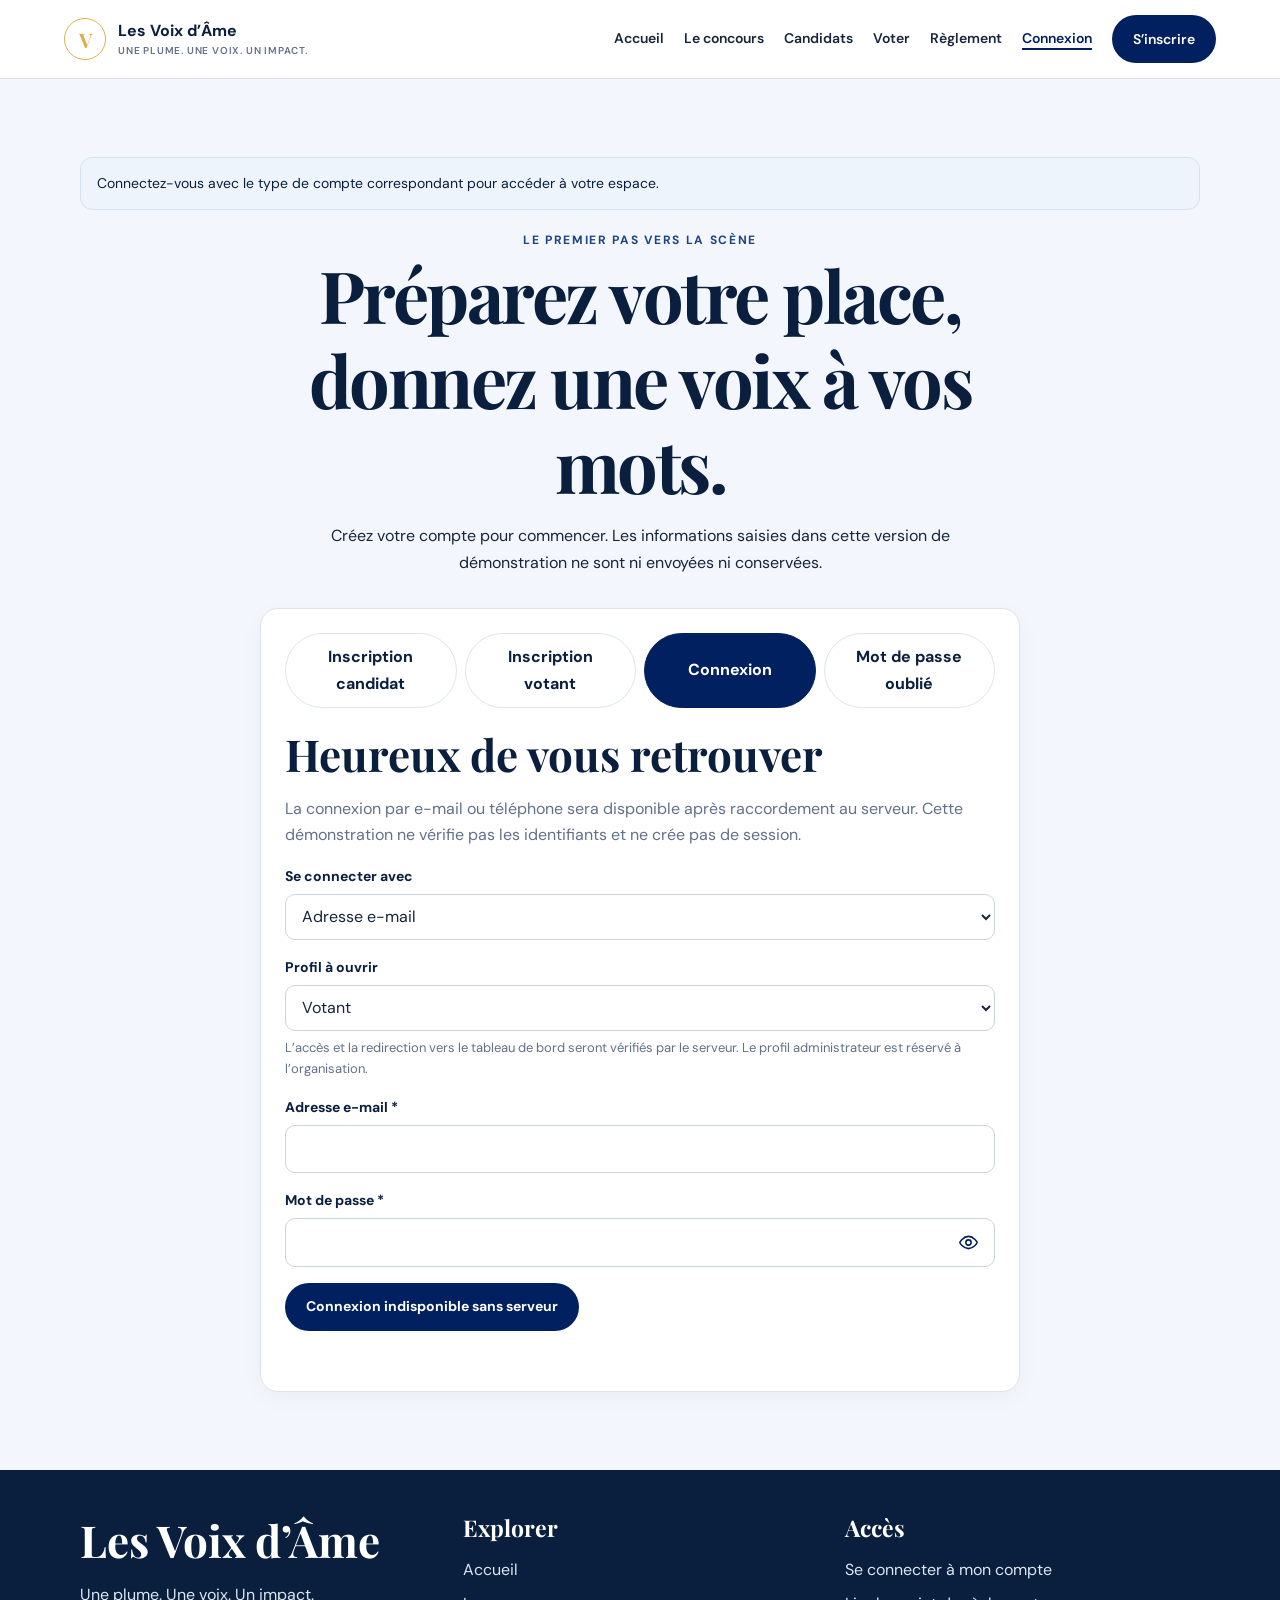
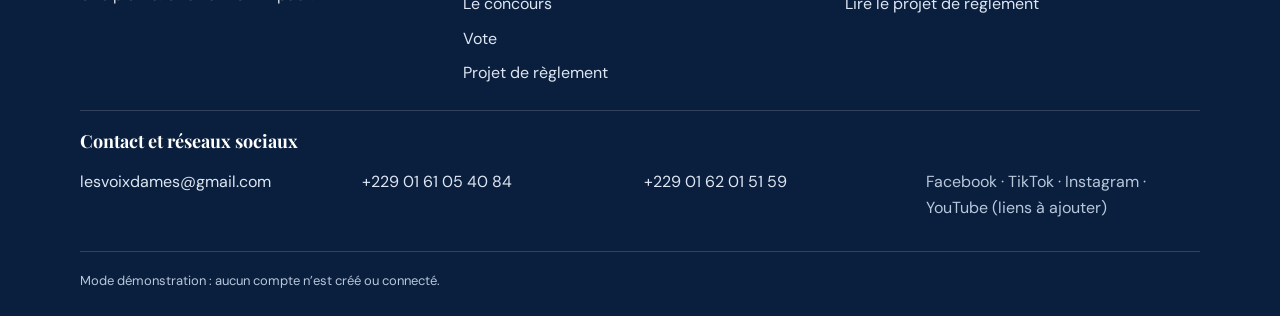
<file: espace-votant/index.html>
<!doctype html>
<html lang="fr">
<head>
  <meta charset="utf-8">
  <meta name="viewport" content="width=device-width, initial-scale=1">
  <meta name="description" content="Gérez votre espace votant et découvrez comment soutenir les candidats des Voix d’Âme.">
  <title>Espace votant — Les Voix d’Âme</title>
  <link rel="preconnect" href="https://fonts.googleapis.com">
  <link rel="preconnect" href="https://fonts.gstatic.com" crossorigin>
  <link href="https://fonts.googleapis.com/css2?family=DM+Sans:wght@400;500;600;700&family=Playfair+Display:wght@500;600;700&display=swap" rel="stylesheet">
  <link rel="stylesheet" href="../css/variables.css">
  <link rel="stylesheet" href="../css/global.css">
</head>
<body data-required-role="voter">
  <script>
    if (sessionStorage.getItem("lva-demo-role") === "voter") {
      document.body.classList.add("role-authorized");
    } else {
      window.location.replace("../auth.html?access=denied&role=voter");
    }
  </script>
  <a class="skip-link" href="#contenu">Aller au contenu</a>

  <header class="site-header">
    <div class="nav-wrap">
      <a class="brand" href="../index.html" aria-label="Les Voix d’Âme, accueil">
        <span class="brand-mark" aria-hidden="true">V</span>
        <span>Les Voix d’Âme<small>UNE PLUME. UNE VOIX. UN IMPACT.</small></span>
      </a>
      <button class="menu-toggle" type="button" aria-expanded="false" aria-controls="navigation">Menu</button>
      <nav class="main-nav" id="navigation" aria-label="Navigation principale">
        <a href="../index.html">Accueil</a>
        <a href="../concours.html">Le concours</a>
        <a href="../candidats.html">Candidats</a>
        <a href="../vote.html">Vote et packs</a>
        <a href="../informations.html#reglement">Règlement</a>
        <a href="../auth.html">Connexion</a>
      </nav>
    </div>
  </header>

  <main id="contenu">
    <section class="section">
      <div class="container">
        <div class="dashboard-head">
          <div>
            <span class="eyebrow">Espace votant · démonstration</span>
            <h1>Votre soutien commence par une découverte.</h1>
            <p>Explorez les profils, consultez les règles du vote et retrouvez vos informations lorsque le service sera connecté.</p>
          </div>
          <button class="btn btn-quiet" type="button" data-logout>Déconnexion (démo)</button>
        </div>

        <p class="notice notice-blue">Aucun compte n’est connecté. Aucun achat, paiement, point ou vote n’est enregistré dans cette démonstration.</p>

        <div class="dashboard-layout">
          <nav class="dashboard-menu" aria-label="Navigation de l’espace votant">
            <a href="#accueil">Vue d’ensemble</a>
            <a href="#profil">Mon profil</a>
            <a href="#packs">Packs et points</a>
            <a href="#historique-achats">Achats et paiements</a>
            <a href="#historique-votes">Mes votes</a>
            <a href="#candidats">Trouver un candidat</a>
            <a href="#notifications">Notifications</a>
          </nav>

          <div class="dashboard-content">
            <section class="dashboard-section" id="accueil">
              <h2>Vue d’ensemble</h2>
              <div class="grid-3">
                <article class="card">
                  <p class="muted">Solde de points</p>
                  <div class="stat">Non disponible</div>
                  <p class="form-help">Le solde sera affiché après connexion sécurisée.</p>
                </article>
                <article class="card">
                  <p class="muted">Achats</p>
                  <div class="stat">Aucune donnée</div>
                  <p class="form-help">Aucune transaction n’a été effectuée.</p>
                </article>
                <article class="card">
                  <p class="muted">Votes enregistrés</p>
                  <div class="stat">Aucune donnée</div>
                  <p class="form-help">Aucun vote n’a été enregistré.</p>
                </article>
              </div>
            </section>

            <section class="dashboard-section" id="profil">
              <h2>Mon profil votant</h2>
              <p>Vos renseignements sont privés. Cette prévisualisation ne les envoie et ne les sauvegarde nulle part.</p>
              <form class="card voter-profile-form" novalidate>
                <div class="field">
                  <label for="voter-full-name">Nom et prénom <span aria-hidden="true">*</span></label>
                  <input id="voter-full-name" name="name" autocomplete="name" required>
                </div>
                <div class="field">
                  <label for="voter-profile-email">Adresse e-mail <span aria-hidden="true">*</span></label>
                  <input id="voter-profile-email" name="email" type="email" autocomplete="email" required>
                </div>
                <button class="btn btn-blue" type="submit">Vérifier mon profil (démo)</button>
                <p class="form-message" aria-live="polite"></p>
              </form>
            </section>

            <section class="dashboard-section" id="packs">
              <h2>Packs et points</h2>
              <article class="card">
                <span class="eyebrow">Tarifs communiqués</span>
                <h3>Consultez les offres avant de choisir.</h3>
                <p>La référence de travail demandée est de 100 FCFA pour un point. Les points issus des packs restent des estimations jusqu’à validation officielle de la règle de fraction ou d’arrondi et confirmation côté serveur.</p>
                <p class="notice">Cette démonstration ne vend pas de points. Les montants et les points devront être vérifiés côté serveur avant tout paiement.</p>
                <a class="btn btn-blue" href="../vote.html">Voir les packs annoncés</a>
              </article>
            </section>

            <section class="dashboard-section" id="historique-achats">
              <h2>Historique des achats et paiements</h2>
              <div class="empty-state">
                <p>Aucune transaction à afficher.</p>
                <p>Les informations de paiement sont privées et ne seront accessibles qu’au titulaire authentifié du compte.</p>
              </div>
            </section>

            <section class="dashboard-section" id="historique-votes">
              <h2>Mes votes</h2>
              <div class="empty-state">
                <p>Aucun vote n’a été enregistré dans cette démonstration.</p>
                <p>Le candidat, le nombre de points et le statut d’un vote ne seront affichés qu’après validation du serveur.</p>
              </div>
            </section>

            <section class="dashboard-section" id="candidats">
              <h2>Trouver un candidat</h2>
              <form class="candidate-search-form">
                <div class="field">
                  <label for="candidate-search">Nom ou nom d’artiste</label>
                  <input id="candidate-search" type="search" placeholder="Ex. : rechercher dans l’annuaire">
                </div>
                <button class="btn btn-blue" type="submit">Rechercher dans l’annuaire</button>
                <p class="form-message" aria-live="polite"></p>
              </form>
              <div class="empty-state">
                <p>Aucun profil candidat réel n’est actuellement connecté.</p>
                <a class="text-link" href="../candidats.html">Ouvrir l’annuaire public →</a>
              </div>
            </section>

            <section class="dashboard-section" id="notifications">
              <h2>Notifications</h2>
              <div class="empty-state">
                <p>Aucune notification serveur n’est disponible.</p>
                <p>Les informations de période de vote seront publiées par l’organisation après confirmation.</p>
              </div>
            </section>
          </div>
        </div>

        <p class="form-help">Cet espace de démonstration ne protège pas les comptes. La confidentialité et les autorisations doivent être assurées par le backend.</p>
      </div>
    </section>
  </main>

  <footer class="site-footer">
    <div class="container">
      <div class="footer-grid">
        <div><h2>Les Voix d’Âme</h2><p>Une plume. Une voix. Un impact.</p></div>
        <div><h3>Explorer</h3><div class="footer-links"><a href="../index.html">Accueil</a><a href="../concours.html">Le concours</a><a href="../candidats.html">Candidats</a><a href="../vote.html">Vote et packs</a></div></div>
        <div><h3>Accès</h3><div class="footer-links"><a href="../auth.html">Connexion</a><a href="../informations.html">Informations publiques</a></div></div>
      </div><div class="footer-contact" aria-label="Coordonn&eacute;es officielles et r&eacute;seaux sociaux"><h3>Contact et r&eacute;seaux sociaux</h3><div class="footer-links"><a href="mailto:lesvoixdames@gmail.com">lesvoixdames@gmail.com</a><a href="tel:+2290161054084">+229 01 61 05 40 84</a><a href="tel:+2290162015159">+229 01 62 01 51 59</a><span>Facebook · TikTok · Instagram · YouTube (liens &agrave; ajouter)</span></div></div><div class="footer-bottom">Espace votant de démonstration · aucune donnée personnelle n’est enregistrée.</div>
    </div>
  </footer>

  <script>
    const menuButton = document.querySelector(".menu-toggle");
    menuButton.addEventListener("click", () => {
      const menuIsOpen = menuButton.getAttribute("aria-expanded") !== "true";
      menuButton.setAttribute("aria-expanded", String(menuIsOpen));
      document.querySelector(".main-nav").classList.toggle("is-open", menuIsOpen);
    });

    const profileForm = document.querySelector(".voter-profile-form");
    profileForm.addEventListener("submit", (event) => {
      event.preventDefault();
      const invalidField = profileForm.querySelector(":invalid");
      if (invalidField) {
        invalidField.reportValidity();
        profileForm.querySelector(".form-message").textContent = "Vérifiez les champs obligatoires avant de continuer.";
        return;
      }
      profileForm.querySelector(".form-message").textContent =
        "Démonstration : votre profil n’a pas été enregistré. La sauvegarde nécessite le serveur.";
    });

    profileForm.querySelectorAll("input").forEach((field) => {
      field.addEventListener("input", () => field.setCustomValidity(""));
    });

    document.querySelector(".candidate-search-form").addEventListener("submit", (event) => {
      event.preventDefault();
      const searchTerm = document.querySelector("#candidate-search").value.trim();
      const message = event.currentTarget.querySelector(".form-message");
      message.textContent = searchTerm
        ? "La recherche sera possible lorsque les profils publics seront connectés à l’annuaire."
        : "Saisissez un nom ou un nom d’artiste, ou consultez directement l’annuaire public.";
    });

    document.querySelector("[data-logout]").addEventListener("click", () => {
      sessionStorage.removeItem("lva-demo-role");
      window.location.replace("../auth.html");
    });
  </script>
</body>
</html>
</file>
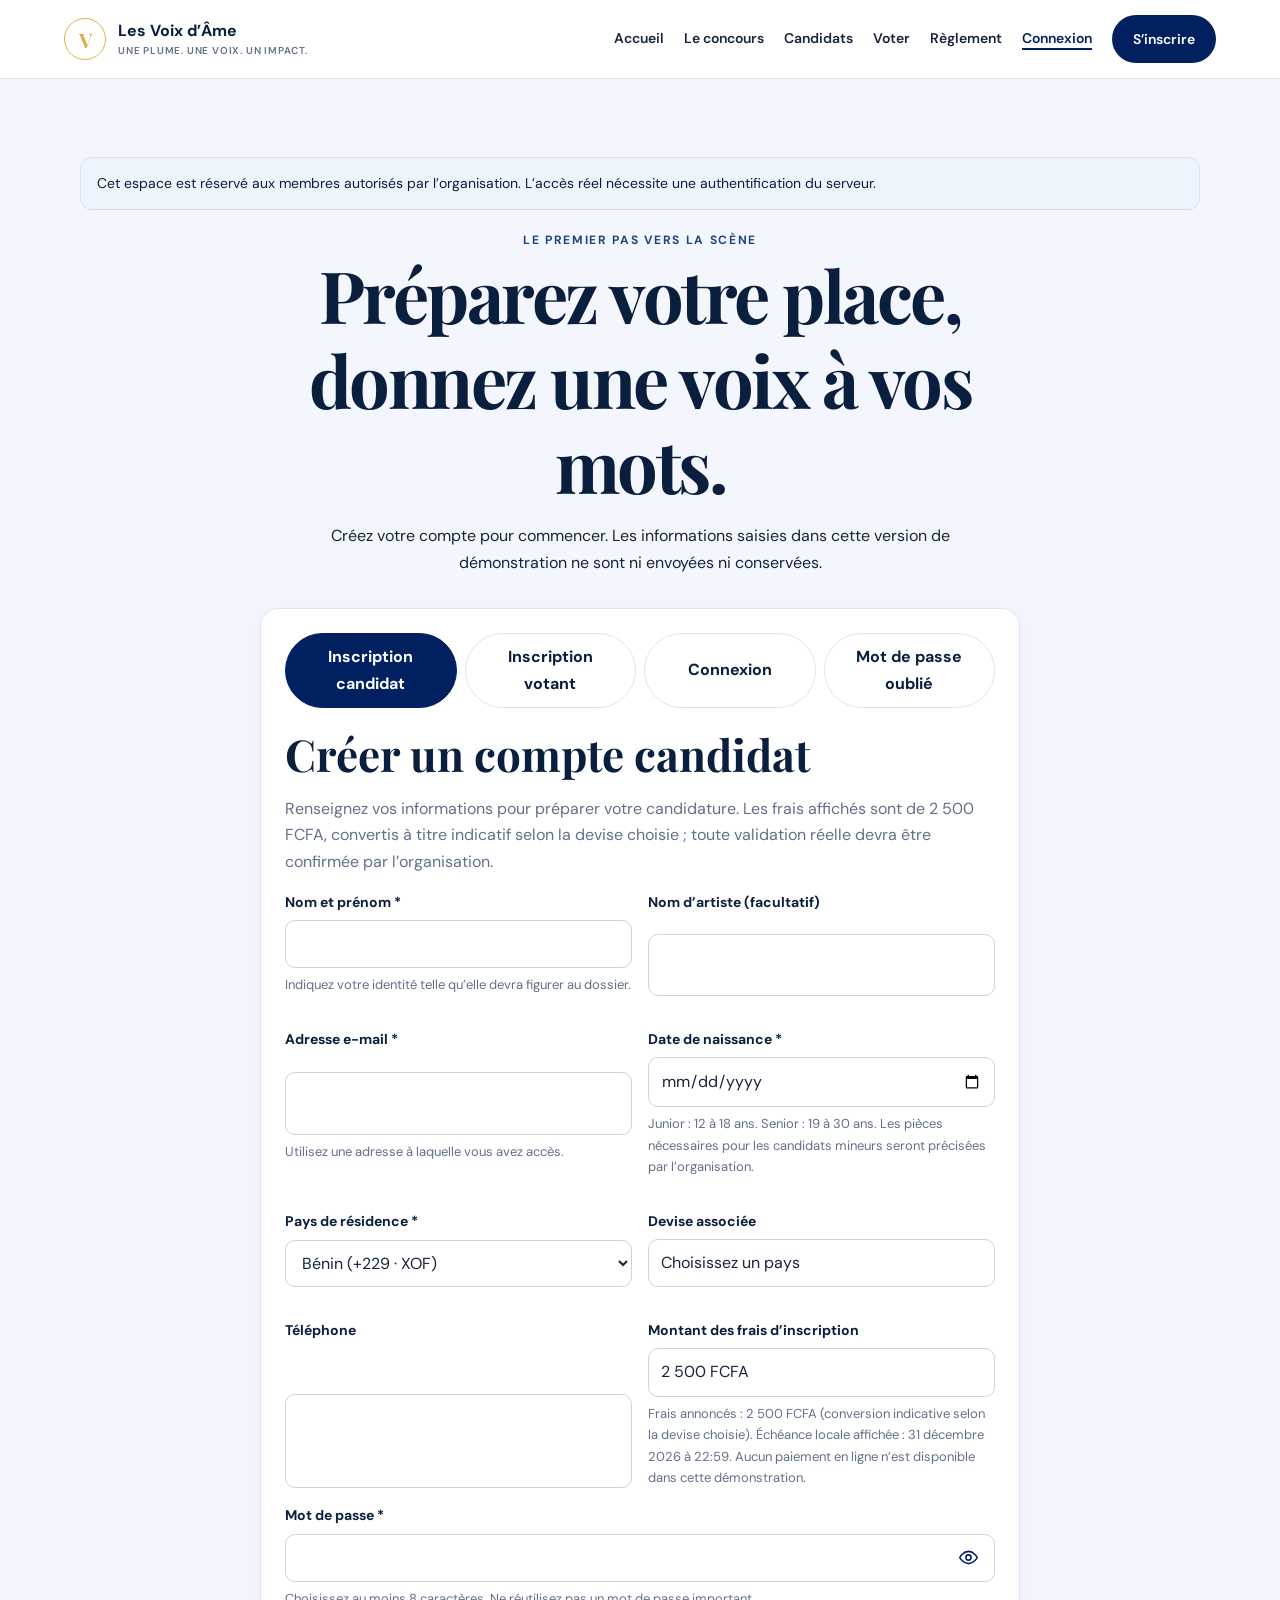
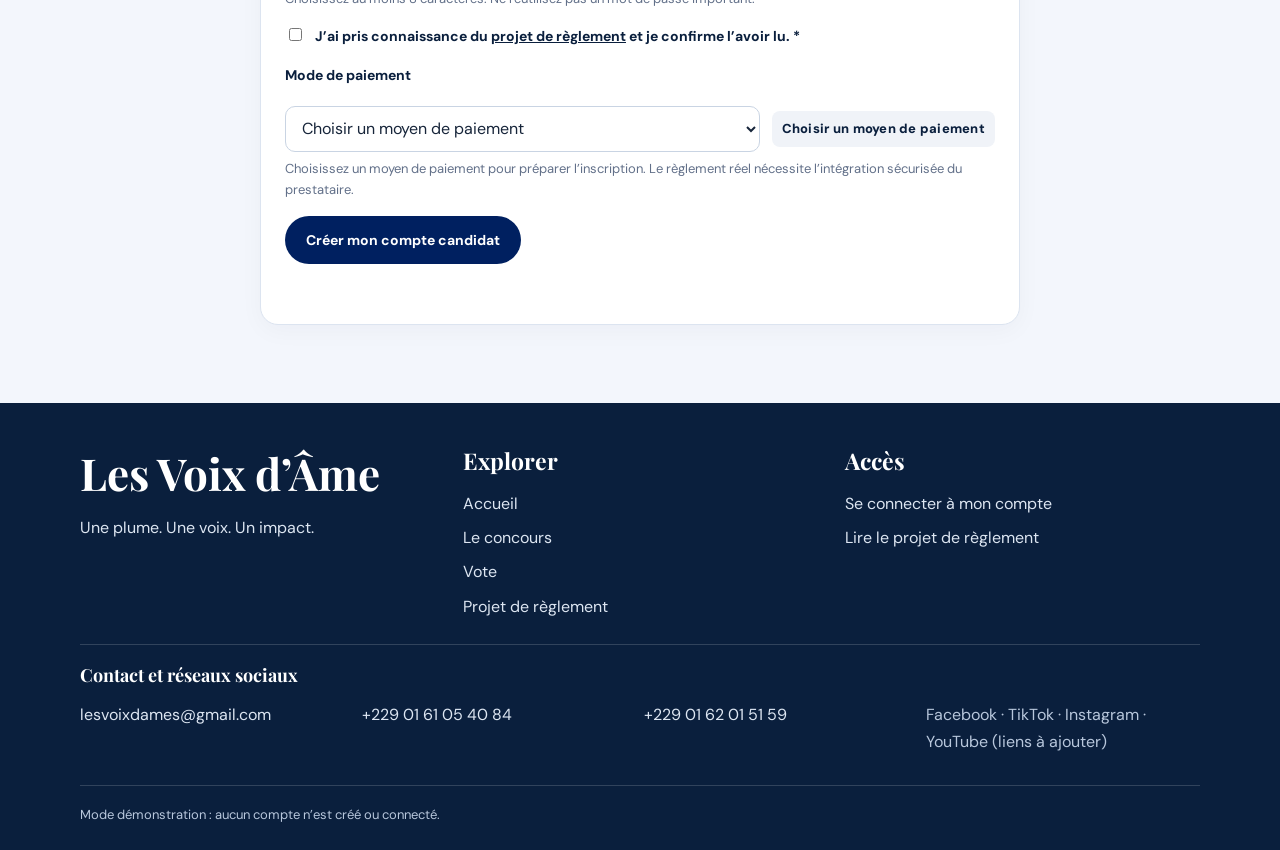
<file: jury/index.html>
<!doctype html>
<html lang="fr"><head><meta charset="utf-8"><meta name="viewport" content="width=device-width, initial-scale=1"><meta name="description" content="Espace jury Les Voix d’Âme — démonstration."><title>Espace jury — Les Voix d’Âme</title><link rel="preconnect" href="https://fonts.googleapis.com"><link rel="preconnect" href="https://fonts.gstatic.com" crossorigin><link href="https://fonts.googleapis.com/css2?family=DM+Sans:wght@400;500;600;700&family=Playfair+Display:wght@500;600;700&display=swap" rel="stylesheet"><link rel="stylesheet" href="../css/variables.css"><link rel="stylesheet" href="../css/global.css"><script>if(sessionStorage.getItem("lva-demo-role")!=="jury"){window.location.replace("../auth.html?access=denied&role=jury")}</script></head>
<body><a class="skip-link" href="#contenu">Aller au contenu</a><header class="site-header"><div class="nav-wrap"><a class="brand" href="../index.html"><span class="brand-mark">V</span><span>Les Voix d’Âme<small>UNE PLUME. UNE VOIX. UN IMPACT.</small></span></a><button class="menu-toggle" aria-expanded="false" aria-controls="navigation">Menu</button><nav class="main-nav" id="navigation" aria-label="Navigation principale"><a href="../index.html">Accueil</a><a href="../concours.html">Concours</a><a href="../candidats.html">Candidats</a><a href="../vote.html">Vote</a><a href="../informations.html">Informations</a><a href="../auth.html">Connexion</a></nav></div></header>
<main id="contenu"><section class="section"><div class="container"><div class="dashboard-head"><div><span class="eyebrow">Mode démonstration · données confidentielles</span><h1>Espace jury</h1><p>Les notes et commentaires seront transmis uniquement à un serveur autorisé.</p></div><button class="btn btn-quiet" type="button" data-logout>Déconnexion (démo)</button></div><div class="dashboard-layout"><nav class="dashboard-menu" aria-label="Sections du jury"><a href="#accueil">Vue d’ensemble</a><a href="#evaluer">Évaluer</a><a href="#historique">Historique autorisé</a><a href="#notifications">Notifications</a><a href="#passeport">Passeport de la Voix</a></nav><div class="dashboard-content"><section id="accueil"><h2>Vue d’ensemble</h2><div class="grid-2"><div class="card"><p class="muted">Évaluations attribuées</p><div class="stat">À connecter</div></div><div class="card"><p class="muted">Progression</p><div class="stat">Aucune donnée</div></div></div><div class="notice notice-blue">Aucun candidat n’est fourni. Les évaluations des autres jurés ne sont pas accessibles.</div></section><section id="evaluer"><h2>Évaluation</h2><div class="card"><div class="field"><label for="candidate">Candidat attribué</label><select id="candidate"><option>Aucun candidat attribué (backend requis)</option></select></div><form class="evaluation-form"><p>Barème indicatif à configurer par l’organisation. Aucune pondération n’est fixée.</p><div class="rating-row"><label for="score1">Qualité du texte</label><input id="score1" type="number" min="0" max="10" step="0.5" required></div><div class="rating-row"><label for="score2">Maîtrise de l’art oratoire</label><input id="score2" type="number" min="0" max="10" step="0.5" required></div><div class="rating-row"><label for="score3">Interprétation</label><input id="score3" type="number" min="0" max="10" step="0.5" required></div><div class="rating-row"><label for="score4">Diction</label><input id="score4" type="number" min="0" max="10" step="0.5" required></div><div class="rating-row"><label for="score5">Originalité</label><input id="score5" type="number" min="0" max="10" step="0.5" required></div><div class="rating-row"><label for="score6">Impact émotionnel</label><input id="score6" type="number" min="0" max="10" step="0.5" required></div><div class="rating-row"><label for="score7">Présence scénique</label><input id="score7" type="number" min="0" max="10" step="0.5" required></div><div class="field"><label for="comment">Commentaire confidentiel</label><textarea id="comment" maxlength="2000"></textarea></div><button class="btn btn-blue" type="submit">Prévisualiser l’évaluation</button><p class="form-message" aria-live="polite"></p></form></div></section><section id="historique"><h2>Évaluations autorisées</h2><div class="empty-state">L’historique sera fourni selon les droits du jury. Aucune note d’un autre juré n’est exposée.</div></section><section id="notifications"><h2>Notifications</h2><div class="empty-state">Aucune notification connectée.</div></section><section id="passeport"><h2>Passeport de la Voix</h2><div class="card"><p>La présentation du projet le décrit comme un outil d’identification des qualités et axes d’amélioration du participant.</p><div class="criteria"><span class="tag">Plume</span><span class="tag">Expression vocale</span><span class="tag">Gestion du stress</span><span class="tag">Argumentation</span><span class="tag">Construction des idées</span><span class="tag">Présence scénique</span><span class="tag">Improvisation</span><span class="tag">Impact global</span></div><p class="muted">Périmètre, accès aux évaluations et règles de partage à préciser avant connexion au backend.</p></div></section></div></div></div></section></main><footer class="site-footer"><div class="container"><div class="footer-grid"><div><h2>Les Voix d’Âme</h2><p>Une plume. Une voix. Un impact.</p></div><div><h3>Site</h3><div class="footer-links"><a href="../index.html">Accueil</a><a href="../concours.html">Concours</a><a href="../informations.html">Informations</a></div></div><div><h3>Accès</h3><div class="footer-links"><a href="../auth.html">Connexion</a><a href="../informations.html">Règlement</a></div></div></div><div class="footer-contact" aria-label="Coordonn&eacute;es officielles et r&eacute;seaux sociaux"><h3>Contact et r&eacute;seaux sociaux</h3><div class="footer-links"><a href="mailto:lesvoixdames@gmail.com">lesvoixdames@gmail.com</a><a href="tel:+2290161054084">+229 01 61 05 40 84</a><a href="tel:+2290162015159">+229 01 62 01 51 59</a><span>Facebook · TikTok · Instagram · YouTube (liens &agrave; ajouter)</span></div></div><div class="footer-bottom">Espace jury de démonstration non authentifié.</div></div></footer><script>const menu=document.querySelector(".menu-toggle");menu.addEventListener("click",()=>{const o=menu.getAttribute("aria-expanded")!=="true";menu.setAttribute("aria-expanded",String(o));document.querySelector(".main-nav").classList.toggle("is-open",o)});document.querySelector(".evaluation-form").addEventListener("submit",event=>{event.preventDefault();if(event.currentTarget.reportValidity())event.currentTarget.querySelector(".form-message").textContent="Évaluation de démonstration uniquement : aucune note n’a été enregistrée."});document.querySelector("[data-logout]").addEventListener("click",()=>{sessionStorage.removeItem("lva-demo-role");window.location.replace("../auth.html")});</script></body></html>
</file>
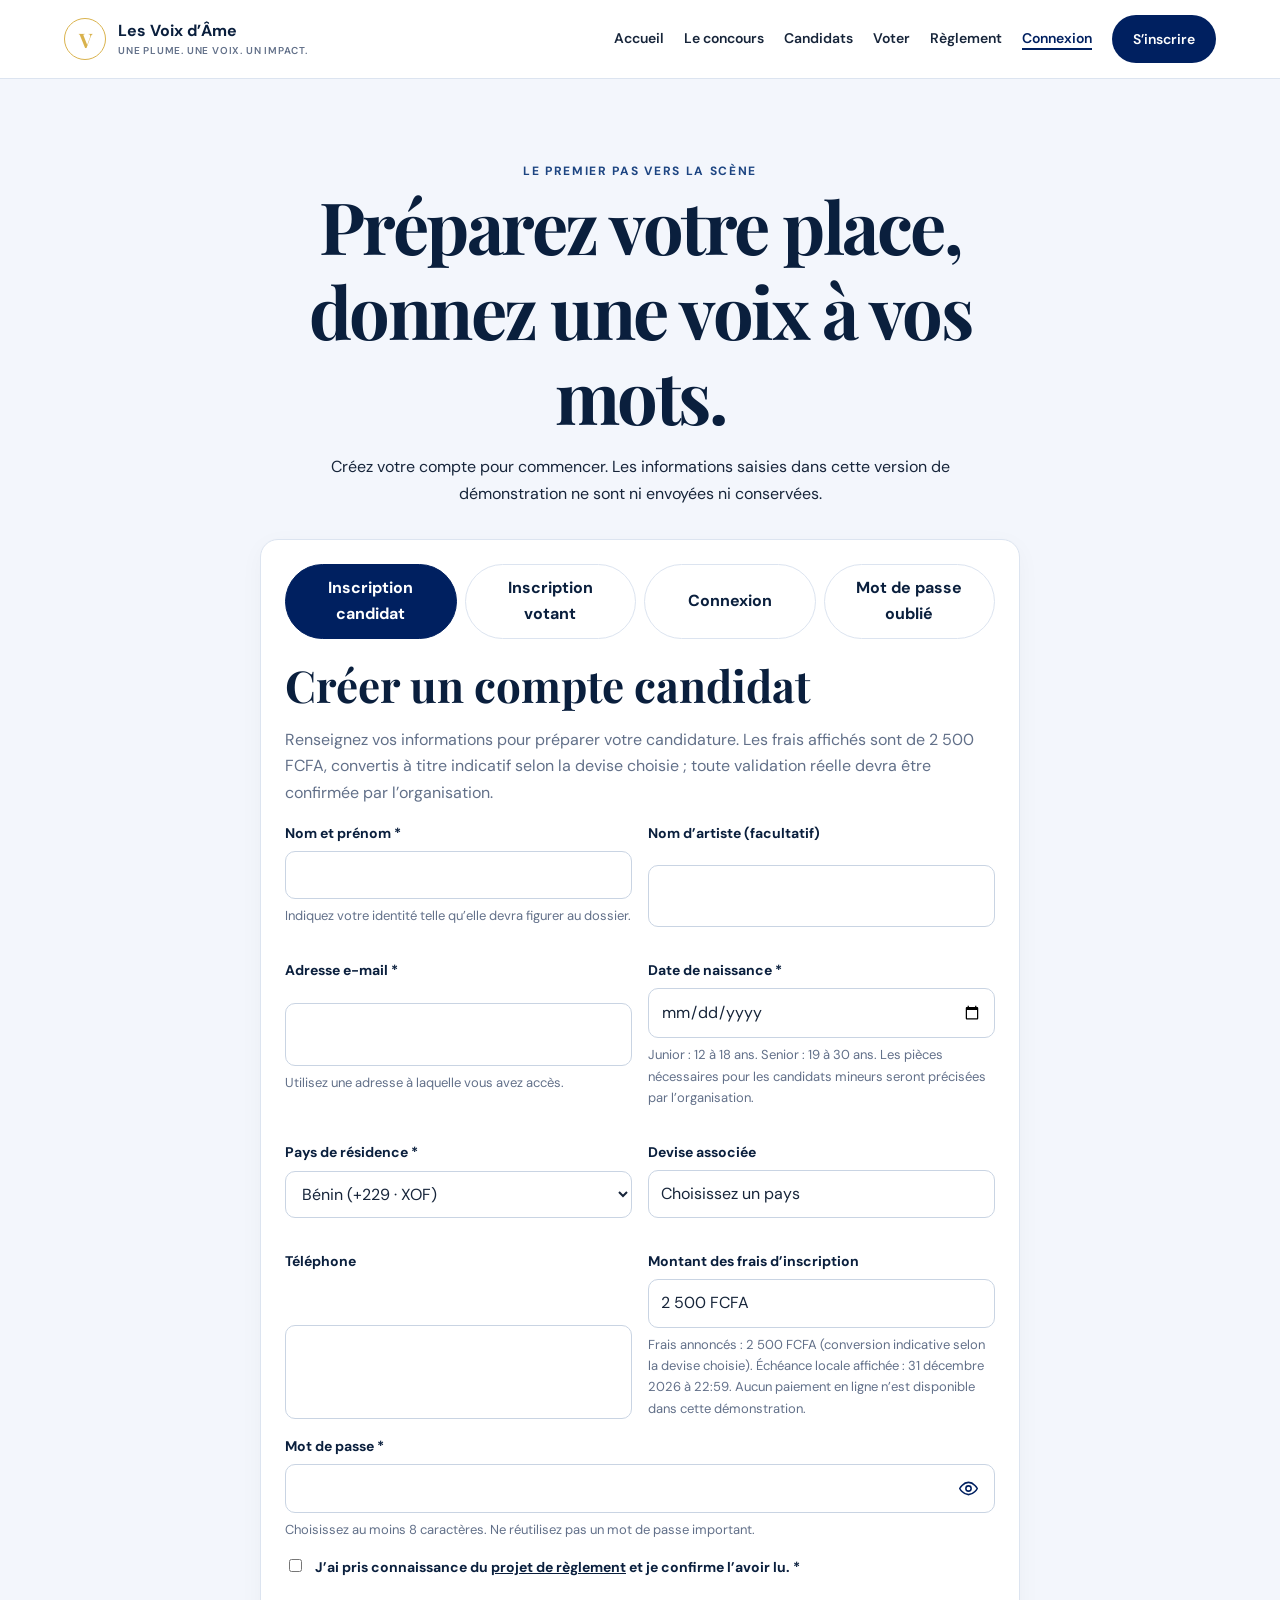
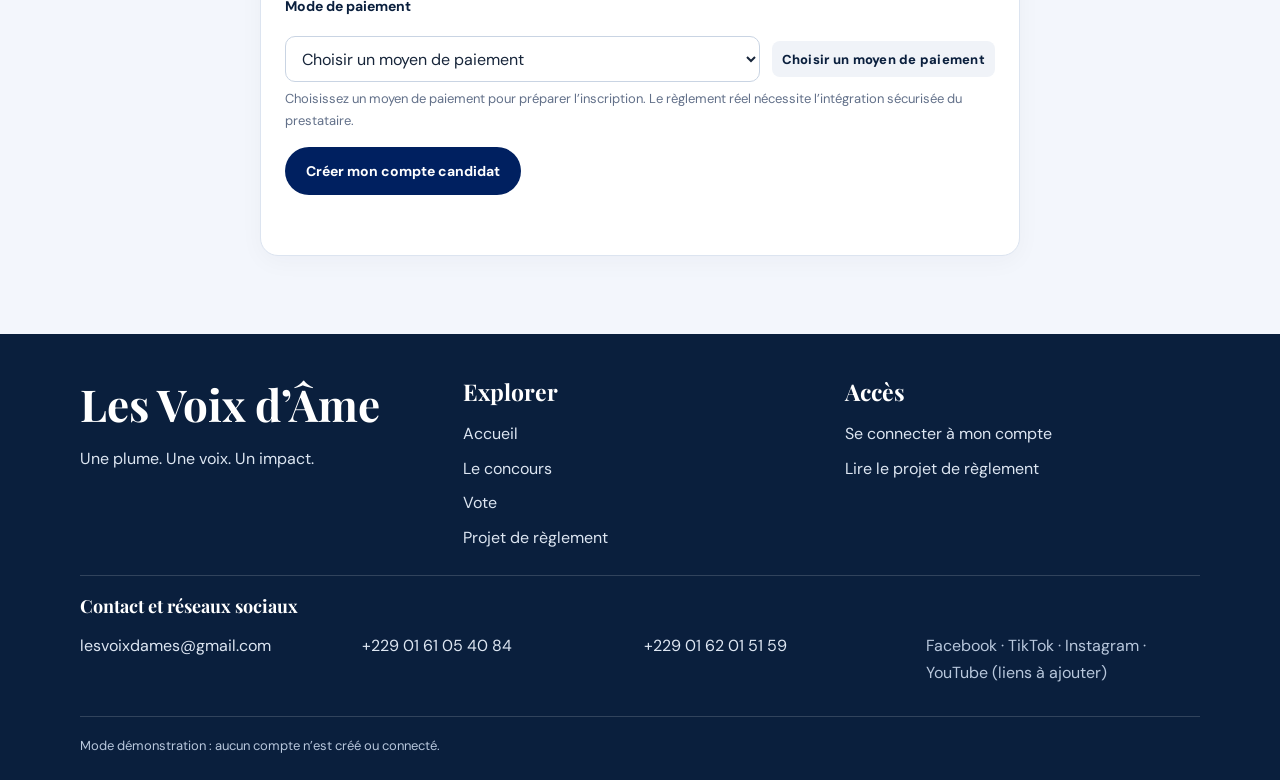
<file: auth.html>
<!doctype html>
<html lang="fr">
<head>
  <meta charset="utf-8">
  <meta name="viewport" content="width=device-width, initial-scale=1">
  <meta name="description" content="Créez votre compte ou retrouvez votre espace Les Voix d’Âme.">
  <title>Inscription et connexion — Les Voix d’Âme</title>
  <link rel="preconnect" href="https://fonts.googleapis.com">
  <link rel="preconnect" href="https://fonts.gstatic.com" crossorigin>
  <link href="https://fonts.googleapis.com/css2?family=DM+Sans:wght@400;500;600;700&family=Playfair+Display:wght@500;600;700&display=swap" rel="stylesheet">
  <link rel="stylesheet" href="css/variables.css">
  <link rel="stylesheet" href="css/global.css">
</head>
<body>
  <a class="skip-link" href="#contenu">Aller au contenu</a>
  <header class="site-header">
    <div class="nav-wrap">
      <a class="brand" href="index.html">
        <span class="brand-mark" aria-hidden="true">V</span>
        <span>Les Voix d’Âme<small>UNE PLUME. UNE VOIX. UN IMPACT.</small></span>
      </a>
      <button class="menu-toggle" type="button" aria-expanded="false" aria-controls="navigation">Menu</button>
      <nav class="main-nav" id="navigation" aria-label="Navigation principale">
        <a href="index.html">Accueil</a>
        <a href="concours.html">Le concours</a>
        <a href="candidats.html">Candidats</a>
        <a href="vote.html">Voter</a>
        <a href="informations.html#reglement">Règlement</a>
        <a href="auth.html" aria-current="page">Connexion</a>
        <a class="btn btn-blue" href="#inscription-candidat" data-open-candidate>S’inscrire</a>
      </nav>
    </div>
  </header>

  <main id="contenu">
    <section class="section">
      <div class="container">
        <p class="notice notice-blue" id="access-message" hidden aria-live="polite"></p>
        <div class="section-heading section-heading-centered">
          <span class="eyebrow">Le premier pas vers la scène</span>
          <h1>Préparez votre place, donnez une voix à vos mots.</h1>
          <p>Créez votre compte pour commencer. Les informations saisies dans cette version de démonstration ne sont ni envoyées ni conservées.</p>
        </div>

        <div class="card form-card">
          <div class="tabs" role="tablist" aria-label="Choisir une action">
            <button class="tab-button" id="tab-candidate" type="button" role="tab" aria-selected="true" aria-controls="panel-candidate" tabindex="0" data-tab="candidate">Inscription candidat</button>
            <button class="tab-button" id="tab-voter" type="button" role="tab" aria-selected="false" aria-controls="panel-voter" tabindex="-1" data-tab="voter">Inscription votant</button>
            <button class="tab-button" id="tab-login" type="button" role="tab" aria-selected="false" aria-controls="panel-login" tabindex="-1" data-tab="login">Connexion</button>
            <button class="tab-button" id="tab-reset" type="button" role="tab" aria-selected="false" aria-controls="panel-reset" tabindex="-1" data-tab="reset">Mot de passe oublié</button>
          </div>

          <section class="tab-panel" id="panel-candidate" role="tabpanel" aria-labelledby="tab-candidate" tabindex="0" data-panel="candidate" data-registration-deadline="2026-12-31T23:59:00+01:00">
            <h2 id="inscription-candidat">Créer un compte candidat</h2>
            <p class="muted">Renseignez vos informations pour préparer votre candidature. Les frais affichés sont de 2 500 FCFA, convertis à titre indicatif selon la devise choisie ; toute validation réelle devra être confirmée par l’organisation.</p>
            <form id="candidate-registration-form" data-demo-form novalidate>
              <div class="form-grid">
                <div class="field">
                  <label for="cand-name">Nom et prénom <span aria-hidden="true">*</span></label>
                  <input id="cand-name" name="name" autocomplete="name" required>
                  <small class="form-help">Indiquez votre identité telle qu’elle devra figurer au dossier.</small>
                </div>
                <div class="field">
                  <label for="artist-name">Nom d’artiste (facultatif)</label>
                  <input id="artist-name" name="artistName" autocomplete="nickname">
                </div>
                <div class="field">
                  <label for="cand-email">Adresse e-mail <span aria-hidden="true">*</span></label>
                  <input id="cand-email" name="email" type="email" autocomplete="email" required>
                  <small class="form-help">Utilisez une adresse à laquelle vous avez accès.</small>
                </div>
                <div class="field">
                  <label for="birth-date">Date de naissance <span aria-hidden="true">*</span></label>
                  <input id="birth-date" name="birthDate" type="date" required>
                  <small class="form-help">Junior : 12 à 18 ans. Senior : 19 à 30 ans. Les pièces nécessaires pour les candidats mineurs seront précisées par l’organisation.</small>
                </div>
                <div class="field"><label for="candidate-country">Pays de résidence <span aria-hidden="true">*</span></label><select id="candidate-country" name="country" required><option value="">Choisir un pays</option></select></div>
                <div class="field"><label for="candidate-currency">Devise associée</label><input id="candidate-currency" type="text" value="Choisissez un pays" readonly></div>
                <div class="field">
                  <label for="phone">Téléphone</label>
                  <input id="phone" name="phone" type="tel" autocomplete="tel">
                </div>
                <div class="field">
                  <label for="registration-amount">Montant des frais d’inscription</label>
                  <input id="registration-amount" name="registrationAmount" type="text" value="2 500 FCFA" readonly aria-describedby="registration-payment-help">
                  <small class="form-help" id="registration-payment-help">Montant annoncé, à confirmer par l’organisation. Le paiement en ligne n’est pas encore disponible dans cette démonstration.</small>
                </div>
              </div>
              <div class="field check-row" id="candidate-minor-consent-field" hidden>
                <input id="candidate-minor-consent" name="minorAuthorizationConfirmed" type="checkbox">
                <label for="candidate-minor-consent">Je confirme que l’autorisation de mon parent ou représentant légal sera fournie avant toute participation. <span aria-hidden="true">*</span></label>
              </div>
              <div class="field">
                <label for="password-candidate">Mot de passe <span aria-hidden="true">*</span></label>
                <div class="password-input">
                  <input id="password-candidate" name="password" type="password" minlength="8" autocomplete="new-password" required aria-describedby="password-help">
                  <button class="password-toggle" type="button" aria-label="Afficher le mot de passe" aria-pressed="false" data-password-toggle="password-candidate">
                    <svg class="eye-on" viewBox="0 0 24 24" aria-hidden="true"><path d="M2 12s3.6-7 10-7 10 7 10 7-3.6 7-10 7S2 12 2 12Z"></path><circle cx="12" cy="12" r="3"></circle></svg>
                    <svg class="eye-off" viewBox="0 0 24 24" aria-hidden="true"><path d="m3 3 18 18M10.6 10.6a2 2 0 0 0 2.8 2.8"></path><path d="M9.9 5.2A10.8 10.8 0 0 1 12 5c6.4 0 10 7 10 7a16 16 0 0 1-3.1 3.8M6.2 6.2C3.5 8 2 12 2 12s3.6 7 10 7c1 0 1.9-.2 2.7-.5"></path></svg>
                  </button>
                </div>
                <small class="form-help" id="password-help">Choisissez au moins 8 caractères. Ne réutilisez pas un mot de passe important.</small>
              </div>
              <div class="field check-row">
                <input id="terms-candidate" name="acceptRules" type="checkbox" required>
                <label for="terms-candidate">J’ai pris connaissance du <a href="informations.html#reglement">projet de règlement</a> et je confirme l’avoir lu. <span aria-hidden="true">*</span></label>
              </div>
              <div class="field"><label for="candidate-payment-method">Mode de paiement</label><div class="payment-choice"><select id="candidate-payment-method" name="paymentMethod" required><option value="">Choisir un moyen de paiement</option><option value="mtn">MTN Mobile Money</option><option value="moov">Moov Money</option><option value="orange">Orange Money</option><option value="wave">Wave</option><option value="card">Carte bancaire</option></select><span class="payment-logo" data-provider="" id="candidate-payment-logo" aria-live="polite">Choisir un moyen de paiement</span></div><small class="form-help">Choisissez un moyen de paiement pour préparer l’inscription. Le règlement réel nécessite l’intégration sécurisée du prestataire.</small></div>
              <button class="btn btn-blue" type="submit">Créer mon compte candidat</button>
              <p class="form-message" aria-live="polite"></p>
            </form>
          </section>

          <section class="tab-panel" id="panel-voter" role="tabpanel" aria-labelledby="tab-voter" tabindex="0" data-panel="voter" hidden>
            <h2>Créer un compte votant</h2>
            <p class="muted">Préparez votre accès pour découvrir les candidats et les soutenir lorsque le vote sera ouvert. Aucun compte n’est créé dans cette démonstration.</p>
            <form id="voter-registration-form" data-demo-form novalidate>
              <div class="form-grid">
                <div class="field">
                  <label for="voter-first-name">Prénom(s) <span aria-hidden="true">*</span></label>
                  <input id="voter-first-name" name="firstName" autocomplete="given-name" required>
                </div>
                <div class="field">
                  <label for="voter-last-name">Nom <span aria-hidden="true">*</span></label>
                  <input id="voter-last-name" name="lastName" autocomplete="family-name" required>
                </div>
              </div>
              <div class="field">
                <label for="voter-country">Pays <span aria-hidden="true">*</span></label>
                <select id="voter-country" name="country" autocomplete="country-name" required>
                  <option value="">Sélectionner un pays africain</option>
                  <option value="DZ" data-dial="+213" data-currency="DZD">Algérie (+213 · DZD)</option>
                  <option value="AO" data-dial="+244" data-currency="AOA">Angola (+244 · AOA)</option>
                  <option value="BJ" data-dial="+229" data-currency="XOF" selected>Bénin (+229 · XOF)</option>
                  <option value="BW" data-dial="+267" data-currency="BWP">Botswana (+267 · BWP)</option>
                  <option value="BF" data-dial="+226" data-currency="XOF">Burkina Faso (+226 · XOF)</option>
                  <option value="BI" data-dial="+257" data-currency="BIF">Burundi (+257 · BIF)</option>
                  <option value="CV" data-dial="+238" data-currency="CVE">Cap-Vert (+238 · CVE)</option>
                  <option value="CM" data-dial="+237" data-currency="XAF">Cameroun (+237 · XAF)</option>
                  <option value="KM" data-dial="+269" data-currency="KMF">Comores (+269 · KMF)</option>
                  <option value="CG" data-dial="+242" data-currency="XAF">Congo (+242 · XAF)</option>
                  <option value="CD" data-dial="+243" data-currency="CDF">République démocratique du Congo (+243 · CDF)</option>
                  <option value="CI" data-dial="+225" data-currency="XOF">Côte d’Ivoire (+225 · XOF)</option>
                  <option value="DJ" data-dial="+253" data-currency="DJF">Djibouti (+253 · DJF)</option>
                  <option value="EG" data-dial="+20" data-currency="EGP">Égypte (+20 · EGP)</option>
                  <option value="ER" data-dial="+291" data-currency="ERN">Érythrée (+291 · ERN)</option>
                  <option value="SZ" data-dial="+268" data-currency="SZL">Eswatini (+268 · SZL)</option>
                  <option value="ET" data-dial="+251" data-currency="ETB">Éthiopie (+251 · ETB)</option>
                  <option value="GA" data-dial="+241" data-currency="XAF">Gabon (+241 · XAF)</option>
                  <option value="GM" data-dial="+220" data-currency="GMD">Gambie (+220 · GMD)</option>
                  <option value="GH" data-dial="+233" data-currency="GHS">Ghana (+233 · GHS)</option>
                  <option value="GN" data-dial="+224" data-currency="GNF">Guinée (+224 · GNF)</option>
                  <option value="GW" data-dial="+245" data-currency="XOF">Guinée-Bissau (+245 · XOF)</option>
                  <option value="GQ" data-dial="+240" data-currency="XAF">Guinée équatoriale (+240 · XAF)</option>
                  <option value="KE" data-dial="+254" data-currency="KES">Kenya (+254 · KES)</option>
                  <option value="LS" data-dial="+266" data-currency="LSL">Lesotho (+266 · LSL)</option>
                  <option value="LR" data-dial="+231" data-currency="LRD">Libéria (+231 · LRD)</option>
                  <option value="LY" data-dial="+218" data-currency="LYD">Libye (+218 · LYD)</option>
                  <option value="MG" data-dial="+261" data-currency="MGA">Madagascar (+261 · MGA)</option>
                  <option value="MW" data-dial="+265" data-currency="MWK">Malawi (+265 · MWK)</option>
                  <option value="ML" data-dial="+223" data-currency="XOF">Mali (+223 · XOF)</option>
                  <option value="MA" data-dial="+212" data-currency="MAD">Maroc (+212 · MAD)</option>
                  <option value="MU" data-dial="+230" data-currency="MUR">Maurice (+230 · MUR)</option>
                  <option value="MR" data-dial="+222" data-currency="MRU">Mauritanie (+222 · MRU)</option>
                  <option value="MZ" data-dial="+258" data-currency="MZN">Mozambique (+258 · MZN)</option>
                  <option value="NA" data-dial="+264" data-currency="NAD">Namibie (+264 · NAD)</option>
                  <option value="NE" data-dial="+227" data-currency="XOF">Niger (+227 · XOF)</option>
                  <option value="NG" data-dial="+234" data-currency="NGN">Nigéria (+234 · NGN)</option>
                  <option value="CF" data-dial="+236" data-currency="XAF">République centrafricaine (+236 · XAF)</option>
                  <option value="RW" data-dial="+250" data-currency="RWF">Rwanda (+250 · RWF)</option>
                  <option value="ST" data-dial="+239" data-currency="STN">Sao Tomé-et-Principe (+239 · STN)</option>
                  <option value="SN" data-dial="+221" data-currency="XOF">Sénégal (+221 · XOF)</option>
                  <option value="SC" data-dial="+248" data-currency="SCR">Seychelles (+248 · SCR)</option>
                  <option value="SL" data-dial="+232" data-currency="SLE">Sierra Leone (+232 · SLE)</option>
                  <option value="SO" data-dial="+252" data-currency="SOS">Somalie (+252 · SOS)</option>
                  <option value="SD" data-dial="+249" data-currency="SDG">Soudan (+249 · SDG)</option>
                  <option value="SS" data-dial="+211" data-currency="SSP">Soudan du Sud (+211 · SSP)</option>
                  <option value="ZA" data-dial="+27" data-currency="ZAR">Afrique du Sud (+27 · ZAR)</option>
                  <option value="TZ" data-dial="+255" data-currency="TZS">Tanzanie (+255 · TZS)</option>
                  <option value="TD" data-dial="+235" data-currency="XAF">Tchad (+235 · XAF)</option>
                  <option value="TG" data-dial="+228" data-currency="XOF">Togo (+228 · XOF)</option>
                  <option value="TN" data-dial="+216" data-currency="TND">Tunisie (+216 · TND)</option>
                  <option value="UG" data-dial="+256" data-currency="UGX">Ouganda (+256 · UGX)</option>
                  <option value="ZM" data-dial="+260" data-currency="ZMW">Zambie (+260 · ZMW)</option>
                  <option value="ZW" data-dial="+263" data-currency="ZWG">Zimbabwe (+263 · ZWG)</option>
                </select>
                <small class="form-help" id="voter-currency-help">Monnaie associée au pays sélectionné : XOF. Aucun taux de change n’est configuré.</small>
              </div>
              <div class="field">
                <label for="voter-email">Adresse e-mail <span aria-hidden="true">*</span></label>
                <input id="voter-email" name="email" type="email" autocomplete="email" required>
              </div>
              <div class="form-grid">
                <div class="field">
                  <label for="voter-phone-dial">Indicatif téléphonique</label>
                  <input id="voter-phone-dial" name="phoneDial" type="text" value="+229" readonly aria-label="Indicatif téléphonique proposé">
                </div>
                <div class="field">
                  <label for="voter-phone">Numéro de téléphone <span aria-hidden="true">*</span></label>
                  <input id="voter-phone" name="phone" type="tel" autocomplete="tel-national" inputmode="tel" pattern="[0-9 ()-]{6,20}" required>
                </div>
              </div>
              <div class="field">
                <label for="voter-password">Mot de passe <span aria-hidden="true">*</span></label>
                <div class="password-input">
                  <input id="voter-password" name="password" type="password" minlength="8" autocomplete="new-password" required>
                  <button class="password-toggle" type="button" aria-label="Afficher le mot de passe" aria-pressed="false" data-password-toggle="voter-password">
                    <svg class="eye-on" viewBox="0 0 24 24" aria-hidden="true"><path d="M2 12s3.6-7 10-7 10 7 10 7-3.6 7-10 7S2 12 2 12Z"></path><circle cx="12" cy="12" r="3"></circle></svg>
                    <svg class="eye-off" viewBox="0 0 24 24" aria-hidden="true"><path d="m3 3 18 18M10.6 10.6a2 2 0 0 0 2.8 2.8"></path><path d="M9.9 5.2A10.8 10.8 0 0 1 12 5c6.4 0 10 7 10 7a16 16 0 0 1-3.1 3.8M6.2 6.2C3.5 8 2 12 2 12s3.6 7 10 7c1 0 1.9-.2 2.7-.5"></path></svg>
                  </button>
                </div>
                <small class="form-help">Au moins 8 caractères.</small>
              </div>
              <div class="field">
                <label for="voter-password-confirm">Confirmer le mot de passe <span aria-hidden="true">*</span></label>
                <input id="voter-password-confirm" name="passwordConfirmation" type="password" minlength="8" autocomplete="new-password" required>
              </div>
              <div class="field check-row">
                <input id="voter-terms" name="acceptTerms" type="checkbox" required>
                <label for="voter-terms">J’accepte le <a href="informations.html#reglement">projet de règlement</a> et les conditions applicables. <span aria-hidden="true">*</span></label>
              </div>
              <button class="btn btn-blue" type="submit">Créer mon compte votant</button>
              <p class="form-message" aria-live="polite"></p>
            </form>
          </section>

          <section class="tab-panel" id="panel-login" role="tabpanel" aria-labelledby="tab-login" tabindex="0" data-panel="login" hidden>
            <h2>Heureux de vous retrouver</h2>
            <p class="muted">La connexion par e-mail ou téléphone sera disponible après raccordement au serveur. Cette démonstration ne vérifie pas les identifiants et ne crée pas de session.</p>
            <form id="login-form" data-demo-form novalidate>
              <div class="field">
                <label for="login-method">Se connecter avec</label>
                <select id="login-method" name="loginMethod">
                  <option value="email">Adresse e-mail</option>
                  <option value="phone">Téléphone</option>
                </select>
              </div>
              <div class="field"><label for="login-profile">Profil à ouvrir</label><select id="login-profile" name="profile"><option value="voter">Votant</option><option value="candidate">Candidat</option><option value="admin">Administrateur</option></select><small class="form-help">L’accès et la redirection vers le tableau de bord seront vérifiés par le serveur. Le profil administrateur est réservé à l’organisation.</small></div>
              <div class="field" data-login-email>
                <label for="login-email">Adresse e-mail <span aria-hidden="true">*</span></label>
                <input id="login-email" name="email" type="email" autocomplete="username" required>
              </div>
              <div class="form-grid" data-login-phone hidden>
                <div class="field">
                  <label for="login-phone-country">Pays / indicatif</label>
                  <select id="login-phone-country" name="phoneCountry">
                    <option value="" selected>Choisir un pays</option>
                  </select>
                </div>
                <div class="field">
                  <label for="login-phone">Numéro de téléphone <span aria-hidden="true">*</span></label>
                  <input id="login-phone" name="phone" type="tel" autocomplete="tel-national" inputmode="tel" pattern="[0-9 ()-]{6,20}" disabled>
                </div>
              </div>
              <p class="form-help" data-login-phone-dial hidden>Choisissez un pays pour afficher l’indicatif.</p>
              <div class="field">
                <label for="login-password">Mot de passe <span aria-hidden="true">*</span></label>
                <div class="password-input">
                  <input id="login-password" name="password" type="password" autocomplete="current-password" required>
                  <button class="password-toggle" type="button" aria-label="Afficher le mot de passe" aria-pressed="false" data-password-toggle="login-password">
                    <svg class="eye-on" viewBox="0 0 24 24" aria-hidden="true"><path d="M2 12s3.6-7 10-7 10 7 10 7-3.6 7-10 7S2 12 2 12Z"></path><circle cx="12" cy="12" r="3"></circle></svg>
                    <svg class="eye-off" viewBox="0 0 24 24" aria-hidden="true"><path d="m3 3 18 18M10.6 10.6a2 2 0 0 0 2.8 2.8"></path><path d="M9.9 5.2A10.8 10.8 0 0 1 12 5c6.4 0 10 7 10 7a16 16 0 0 1-3.1 3.8M6.2 6.2C3.5 8 2 12 2 12s3.6 7 10 7c1 0 1.9-.2 2.7-.5"></path></svg>
                  </button>
                </div>
              </div>
              <button class="btn btn-blue" type="submit">Connexion indisponible sans serveur</button>
              <p class="form-message" aria-live="polite"></p>
            </form>
          </section>

          <section class="tab-panel" id="panel-reset" role="tabpanel" aria-labelledby="tab-reset" tabindex="0" data-panel="reset" hidden>
            <h2>Réinitialiser votre mot de passe</h2>
            <p class="muted">Indiquez l’adresse liée à votre compte. L’envoi d’un lien dépendra du service de messagerie du futur backend.</p>
            <form id="reset-form" data-demo-form novalidate>
              <div class="field">
                <label for="reset-email">Adresse e-mail <span aria-hidden="true">*</span></label>
                <input id="reset-email" name="email" type="email" autocomplete="email" required>
              </div>
              <button class="btn btn-blue" type="submit">Demander un lien de réinitialisation</button>
              <p class="form-message" aria-live="polite"></p>
            </form>
          </section>
        </div>
      </div>
    </section>
  </main>

  <footer class="site-footer">
    <div class="container">
      <div class="footer-grid">
        <div><h2>Les Voix d’Âme</h2><p>Une plume. Une voix. Un impact.</p></div>
        <div><h3>Explorer</h3><div class="footer-links"><a href="index.html">Accueil</a><a href="concours.html">Le concours</a><a href="vote.html">Vote</a><a href="informations.html#reglement">Projet de règlement</a></div></div>
        <div><h3>Accès</h3><div class="footer-links"><a href="#panel-login" data-open-login>Se connecter à mon compte</a><a href="informations.html#reglement">Lire le projet de règlement</a></div></div>
      </div><div class="footer-contact" aria-label="Coordonn&eacute;es officielles et r&eacute;seaux sociaux"><h3>Contact et r&eacute;seaux sociaux</h3><div class="footer-links"><a href="mailto:lesvoixdames@gmail.com">lesvoixdames@gmail.com</a><a href="tel:+2290161054084">+229 01 61 05 40 84</a><a href="tel:+2290162015159">+229 01 62 01 51 59</a><span>Facebook · TikTok · Instagram · YouTube (liens &agrave; ajouter)</span></div></div><div class="footer-bottom">Mode démonstration : aucun compte n’est créé ou connecté.</div>
    </div>
  </footer>

  <script>
    const menuButton = document.querySelector(".menu-toggle");
    menuButton.addEventListener("click", () => {
      const isOpen = menuButton.getAttribute("aria-expanded") !== "true";
      menuButton.setAttribute("aria-expanded", String(isOpen));
      document.querySelector(".main-nav").classList.toggle("is-open", isOpen);
    });

    document.querySelectorAll("[data-tab]").forEach((button) => {
      button.addEventListener("click", () => {
        document.querySelectorAll("[data-tab]").forEach((tab) => {
          tab.setAttribute("aria-selected", String(tab === button));
          tab.tabIndex = tab === button ? 0 : -1;
        });
        document.querySelectorAll("[data-panel]").forEach((panel) => {
          panel.hidden = panel.id !== button.getAttribute("aria-controls");
        });
      });
      button.addEventListener("keydown", (event) => {
        const tabs = [...document.querySelectorAll("[data-tab]")];
        const index = tabs.indexOf(button);
        let nextIndex = index;
        if (event.key === "ArrowRight") nextIndex = (index + 1) % tabs.length;
        else if (event.key === "ArrowLeft") nextIndex = (index - 1 + tabs.length) % tabs.length;
        else if (event.key === "Home") nextIndex = 0;
        else if (event.key === "End") nextIndex = tabs.length - 1;
        else return;
        event.preventDefault();
        tabs[nextIndex].focus();
        tabs[nextIndex].click();
      });
    });

    document.querySelectorAll("[data-password-toggle]").forEach((button) => {
      button.addEventListener("click", () => {
        const input = document.getElementById(button.dataset.passwordToggle);
        const showPassword = input.type === "password";
        input.type = showPassword ? "text" : "password";
        button.setAttribute("aria-pressed", String(showPassword));
        button.setAttribute("aria-label", showPassword ? "Masquer le mot de passe" : "Afficher le mot de passe");
      });
    });

    const candidateBirthDate = document.querySelector("#birth-date");
    const minorConsentField = document.querySelector("#candidate-minor-consent-field");
    const minorConsent = document.querySelector("#candidate-minor-consent");
    function updateMinorAuthorizationField() {
      if (!candidateBirthDate.value) {
        minorConsentField.hidden = true;
        minorConsent.required = false;
        return;
      }
      const birthDate = new Date(`${candidateBirthDate.value}T00:00:00`);
      const today = new Date();
      let age = today.getFullYear() - birthDate.getFullYear();
      if (today.getMonth() < birthDate.getMonth() ||
          (today.getMonth() === birthDate.getMonth() && today.getDate() < birthDate.getDate())) {
        age -= 1;
      }
      const isMinor = Number.isFinite(age) && age >= 12 && age < 18;
      minorConsentField.hidden = !isMinor;
      minorConsent.required = isMinor;
      if (!isMinor) minorConsent.checked = false;
    }
    candidateBirthDate.addEventListener("change", updateMinorAuthorizationField);

    document.querySelectorAll("[data-demo-form]").forEach((form) => {
      form.addEventListener("submit", (event) => {
        event.preventDefault();
        const message = form.querySelector(".form-message");
        const birthDateField = form.querySelector("#birth-date");
        updateMinorAuthorizationField();
        const requiredFields = form.querySelectorAll("[required]");
        let firstInvalidField = null;

        requiredFields.forEach((field) => {
          if (field.disabled) return;
          field.setCustomValidity("");
          if (!field.value.trim() && field.type !== "checkbox") {
            field.setCustomValidity("Veuillez renseigner ce champ obligatoire.");
          } else if (field.type === "checkbox" && !field.checked) {
            field.setCustomValidity(field.id === "candidate-minor-consent"
              ? "Confirmez que l’autorisation du parent ou représentant légal sera fournie."
              : "Veuillez lire le projet de règlement et confirmer votre acceptation.");
          } else if (field.type === "email" && field.validity.typeMismatch) {
            field.setCustomValidity("Saisissez une adresse e-mail au format nom@exemple.com.");
          } else if (field.type === "password" && field.validity.tooShort) {
            field.setCustomValidity("Le mot de passe doit contenir au moins 8 caractères.");
          }
          if (!field.checkValidity() && firstInvalidField === null) firstInvalidField = field;
        });

        if (firstInvalidField) {
          firstInvalidField.reportValidity();
          message.textContent = "Vérifiez les champs indiqués avant de continuer.";
          return;
        }

        if (birthDateField && birthDateField.value) {
          const birthDate = new Date(`${birthDateField.value}T00:00:00`);
          const today = new Date();
          let age = today.getFullYear() - birthDate.getFullYear();
          if (today.getMonth() < birthDate.getMonth() ||
              (today.getMonth() === birthDate.getMonth() && today.getDate() < birthDate.getDate())) {
            age -= 1;
          }
          if (age < 12 || age > 30) {
            birthDateField.setCustomValidity("Les catégories annoncées sont Junior (12 à 18 ans) et Senior (19 à 30 ans).");
            birthDateField.reportValidity();
            message.textContent = "Vérifiez votre date de naissance : les catégories annoncées sont Junior (12 à 18 ans) et Senior (19 à 30 ans).";
            return;
          }
        }

        if (form.id === "login-form") {
          const demoRole = document.querySelector("#login-profile").value;
          const demoDestinations = { voter: "espace-votant/index.html", candidate: "espace-candidat/index.html", admin: "admin/index.html" };
          sessionStorage.setItem("lva-demo-role", demoRole);
          message.textContent = "Connexion de démonstration : les identifiants n’ont pas été vérifiés. Ouverture de l’espace choisi…";
          window.location.assign(demoDestinations[demoRole]);
          return;
        }

        if (form.id === "reset-form") {
          message.textContent = "Aucun lien n’a été envoyé. La récupération du mot de passe nécessite le serveur et un service de messagerie.";
          return;
        }

        const voterPassword = form.querySelector("#voter-password");
        const voterPasswordConfirmation = form.querySelector("#voter-password-confirm");
        if (voterPassword && voterPassword.value !== voterPasswordConfirmation.value) {
          voterPasswordConfirmation.setCustomValidity("Les deux mots de passe ne correspondent pas.");
          voterPasswordConfirmation.reportValidity();
          message.textContent = "Vérifiez la confirmation du mot de passe.";
          return;
        }

        message.textContent = "Démonstration : aucun compte n’a été créé. L’inscription et la validation seront disponibles après connexion au serveur.";
      });
    });

    document.querySelectorAll("input").forEach((input) => {
      input.addEventListener("input", () => input.setCustomValidity(""));
      input.addEventListener("change", () => input.setCustomValidity(""));
    });

    document.querySelector("[data-open-login]").addEventListener("click", () => {
      document.querySelector('[data-tab="login"]').click();
    });

    const accessMessage = document.querySelector("#access-message");
    const requestedRole = new URLSearchParams(window.location.search).get("role");

    const voterCountry = document.querySelector("#voter-country");
    const voterPhoneDial = document.querySelector("#voter-phone-dial");
    const voterCurrencyHelp = document.querySelector("#voter-currency-help");
    const loginPhoneCountry = document.querySelector("#login-phone-country");
    const loginPhoneDialMessage = document.querySelector("[data-login-phone-dial]");
    const candidateCountry = document.querySelector("#candidate-country");
    [...voterCountry.options].slice(1).forEach((option) => candidateCountry.add(option.cloneNode(true)));
    const candidateCurrency = document.querySelector("#candidate-currency");
    const registrationAmount = document.querySelector("#registration-amount");
    candidateCountry.addEventListener("change", async () => {
      const selected = candidateCountry.selectedOptions[0];
      const currency = selected.dataset.currency;
      if (!currency) { candidateCurrency.value = "Choisissez un pays"; registrationAmount.value = "2 500 FCFA"; return; }
      candidateCurrency.value = currency;
      if (currency === "XOF") { registrationAmount.value = "2 500 FCFA"; return; }
      registrationAmount.value = "Conversion en cours…";
      try {
        const response = await fetch("https://open.er-api.com/v6/latest/USD");
        const data = await response.json();
        if (data.result !== "success" || !data.rates[currency] || !data.rates.XOF) throw new Error();
        registrationAmount.value = `${new Intl.NumberFormat("fr-FR", {maximumFractionDigits: 2}).format(2500 / data.rates.XOF * data.rates[currency])} ${currency} (≈ 2 500 FCFA)`;
      } catch { registrationAmount.value = `Taux ${currency} indisponible`; }
    });
    const candidatePaymentMethod = document.querySelector("#candidate-payment-method");
    const candidatePaymentLogo = document.querySelector("#candidate-payment-logo");
    candidatePaymentMethod.addEventListener("change", () => {
      const marks = { mtn: "MTN Mobile Money", moov: "Moov Money", orange: "Orange Money", wave: "Wave", card: "Carte bancaire" };
      candidatePaymentLogo.dataset.provider = candidatePaymentMethod.value;
      candidatePaymentLogo.textContent = marks[candidatePaymentMethod.value] || "Choisir un moyen de paiement";
    });
    [...voterCountry.options].slice(1).forEach((option) => {
      loginPhoneCountry.add(option.cloneNode(true));
    });
    loginPhoneCountry.selectedIndex = 0;
    voterCountry.addEventListener("change", () => {
      const selected = voterCountry.selectedOptions[0];
      const dial = selected.dataset.dial;
      if (dial) {
        voterPhoneDial.value = dial;
        voterCurrencyHelp.textContent = `Monnaie associée au pays sélectionné : ${selected.dataset.currency}. Aucun taux de change n’est configuré.`;
      }
    });
    loginPhoneCountry.addEventListener("change", () => {
      const selected = loginPhoneCountry.selectedOptions[0];
      loginPhoneDialMessage.textContent = selected.dataset.dial
        ? `Indicatif sélectionné : ${selected.dataset.dial}.`
        : "Choisissez un pays pour afficher l’indicatif.";
    });

    const loginMethod = document.querySelector("#login-method");
    const loginEmailGroup = document.querySelector("[data-login-email]");
    const loginPhoneGroup = document.querySelector("[data-login-phone]");
    const loginEmail = document.querySelector("#login-email");
    const loginPhone = document.querySelector("#login-phone");
    loginMethod.addEventListener("change", () => {
      const usePhone = loginMethod.value === "phone";
      loginEmailGroup.hidden = usePhone;
      loginEmail.disabled = usePhone;
      loginEmail.required = !usePhone;
      loginPhoneGroup.hidden = !usePhone;
      loginPhone.disabled = !usePhone;
      loginPhone.required = usePhone;
      loginPhoneCountry.required = usePhone;
      loginPhoneDialMessage.hidden = !usePhone;
    });

    const registrationClose = new Date(document.querySelector("#panel-candidate").dataset.registrationDeadline);
    const registrationMessage = document.querySelector("#registration-payment-help");
    const candidateRegistrationForm = document.querySelector("#panel-candidate form");
    if (Date.now() >= registrationClose.getTime()) {
      registrationMessage.textContent = "La date limite annoncée est passée. Les inscriptions sont fermées dans cette interface ; le serveur devra faire appliquer cette échéance.";
      candidateRegistrationForm.querySelector('button[type="submit"]').disabled = true;
    } else {
      const localDeadline = registrationClose.toLocaleString("fr-FR", { dateStyle: "long", timeStyle: "short" });
      registrationMessage.textContent = `Frais annoncés : 2 500 FCFA (conversion indicative selon la devise choisie). Échéance locale affichée : ${localDeadline}. Aucun paiement en ligne n’est disponible dans cette démonstration.`;
    }
    document.querySelector("[data-open-candidate]").addEventListener("click", () => {
      document.querySelector('[data-tab="candidate"]').click();
    });
    if (new URLSearchParams(window.location.search).get("access") === "denied") {
      accessMessage.hidden = false;
      accessMessage.textContent = requestedRole === "jury" || requestedRole === "admin"
        ? "Cet espace est réservé aux membres autorisés par l’organisation. L’accès réel nécessite une authentification du serveur."
        : "Connectez-vous avec le type de compte correspondant pour accéder à votre espace.";
      if (requestedRole !== "jury" && requestedRole !== "admin") {
        document.querySelector('[data-tab="login"]').click();
      }
    }
  </script>
</body>
</html>
</file>
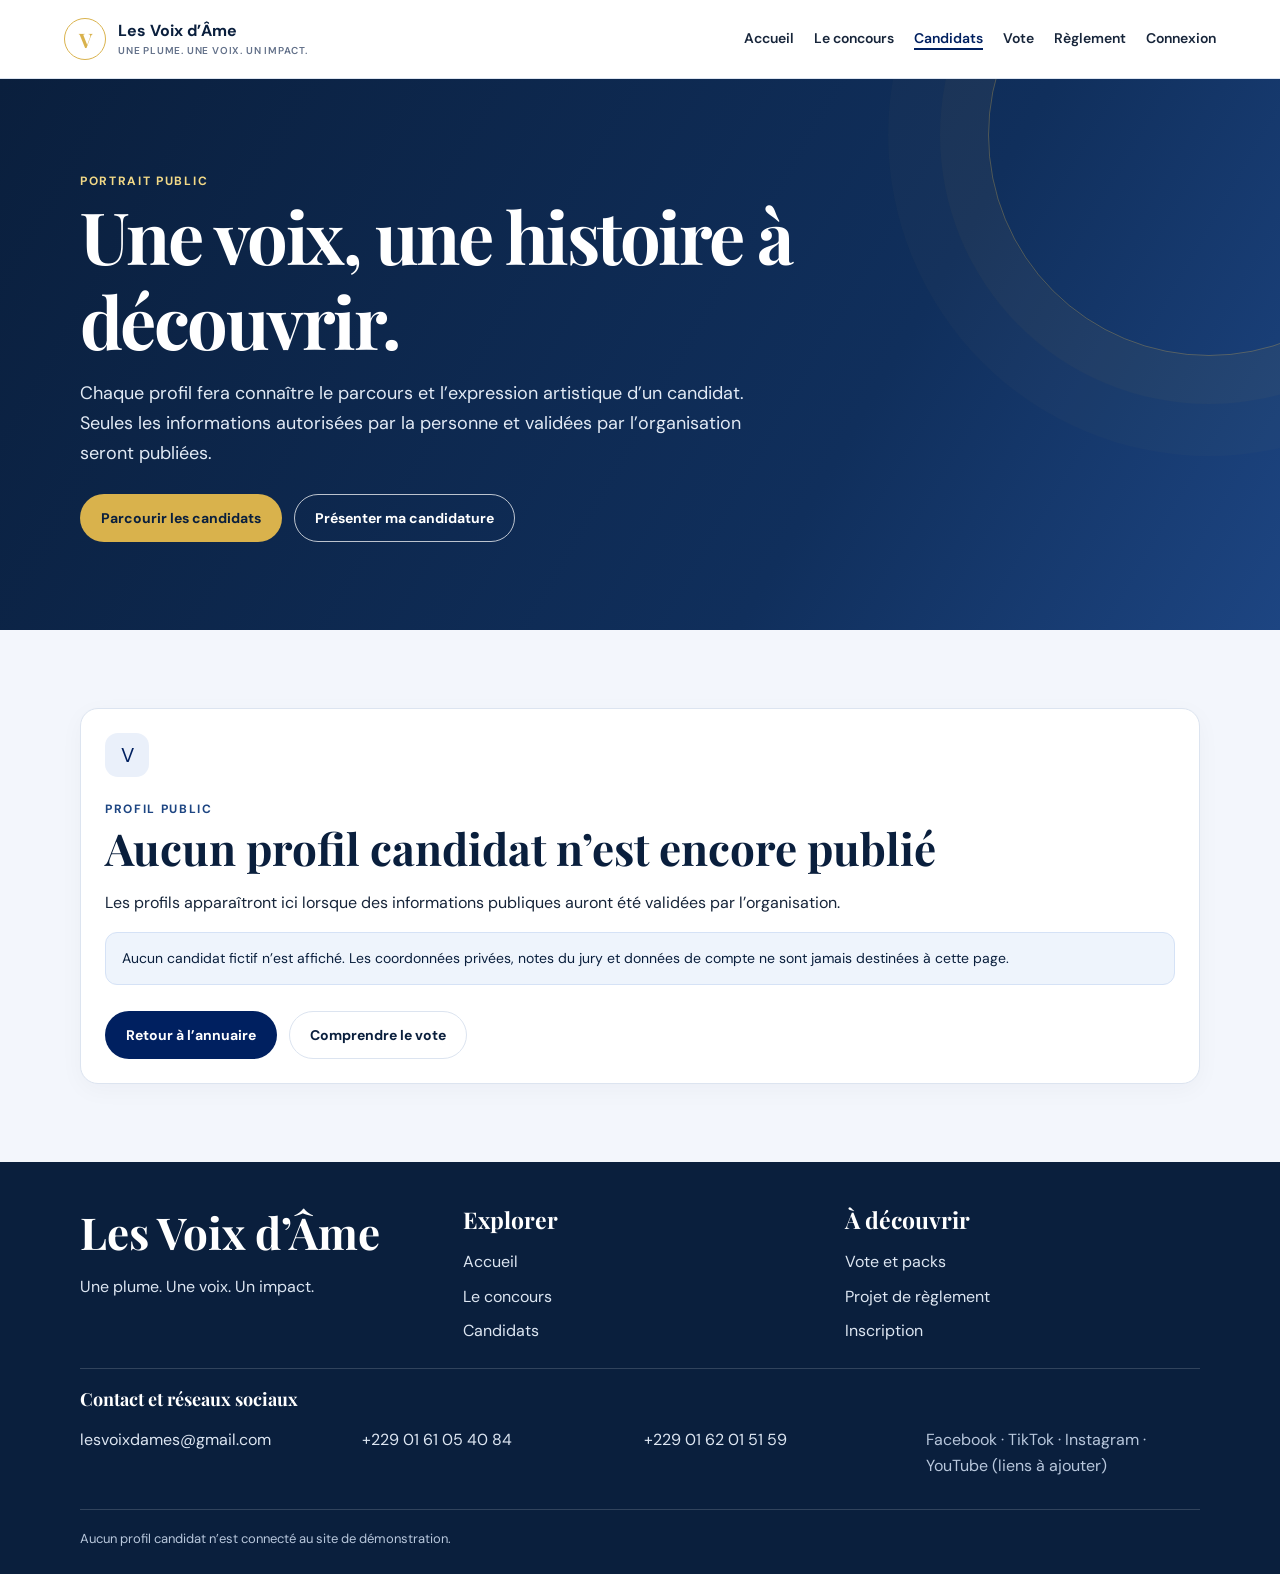
<file: candidat.html>
<!doctype html>
<html lang="fr">
<head>
  <meta charset="utf-8">
  <meta name="viewport" content="width=device-width, initial-scale=1">
  <meta name="description" content="Découvrez le profil public d’un candidat des Voix d’Âme.">
  <title>Profil candidat — Les Voix d’Âme</title>
  <link rel="preconnect" href="https://fonts.googleapis.com">
  <link rel="preconnect" href="https://fonts.gstatic.com" crossorigin>
  <link href="https://fonts.googleapis.com/css2?family=DM+Sans:wght@400;500;600;700&family=Playfair+Display:wght@500;600;700&display=swap" rel="stylesheet">
  <link rel="stylesheet" href="css/variables.css">
  <link rel="stylesheet" href="css/global.css">
</head>
<body>
  <a class="skip-link" href="#contenu">Aller au contenu</a>

  <header class="site-header">
    <div class="nav-wrap">
      <a class="brand" href="index.html" aria-label="Les Voix d’Âme, accueil">
        <span class="brand-mark" aria-hidden="true">V</span>
        <span>Les Voix d’Âme<small>UNE PLUME. UNE VOIX. UN IMPACT.</small></span>
      </a>
      <button class="menu-toggle" type="button" aria-expanded="false" aria-controls="navigation">Menu</button>
      <nav class="main-nav" id="navigation" aria-label="Navigation principale">
        <a href="index.html">Accueil</a>
        <a href="concours.html">Le concours</a>
        <a href="candidats.html" aria-current="page">Candidats</a>
        <a href="vote.html">Vote</a>
        <a href="informations.html#reglement">Règlement</a>
        <a href="auth.html">Connexion</a>
      </nav>
    </div>
  </header>

  <main id="contenu">
    <section class="hero">
      <div class="container">
        <span class="eyebrow">Portrait public</span>
        <h1>Une voix, une histoire à découvrir.</h1>
        <p>Chaque profil fera connaître le parcours et l’expression artistique d’un candidat. Seules les informations autorisées par la personne et validées par l’organisation seront publiées.</p>
        <div class="button-row">
          <a class="btn btn-primary" href="candidats.html">Parcourir les candidats</a>
          <a class="btn btn-outline" href="auth.html">Présenter ma candidature</a>
        </div>
      </div>
    </section>

    <section class="section" aria-labelledby="profile-title">
      <div class="container">
        <article class="card profile-empty">
          <div class="icon-box" aria-hidden="true">V</div>
          <span class="eyebrow">Profil public</span>
          <h2 id="profile-title">Aucun profil candidat n’est encore publié</h2>
          <p id="profile-status">Les profils apparaîtront ici lorsque des informations publiques auront été validées par l’organisation.</p>
          <p class="notice notice-blue">Aucun candidat fictif n’est affiché. Les coordonnées privées, notes du jury et données de compte ne sont jamais destinées à cette page.</p>
          <div class="button-row">
            <a class="btn btn-blue" href="candidats.html">Retour à l’annuaire</a>
            <a class="btn btn-quiet" href="vote.html">Comprendre le vote</a>
          </div>
        </article>
      </div>
    </section>
  </main>

  <footer class="site-footer">
    <div class="container">
      <div class="footer-grid">
        <div>
          <h2>Les Voix d’Âme</h2>
          <p>Une plume. Une voix. Un impact.</p>
        </div>
        <div>
          <h3>Explorer</h3>
          <div class="footer-links">
            <a href="index.html">Accueil</a>
            <a href="concours.html">Le concours</a>
            <a href="candidats.html">Candidats</a>
          </div>
        </div>
        <div>
          <h3>À découvrir</h3>
          <div class="footer-links">
            <a href="vote.html">Vote et packs</a>
            <a href="informations.html#reglement">Projet de règlement</a>
            <a href="auth.html">Inscription</a>
          </div>
        </div>
      </div><div class="footer-contact" aria-label="Coordonn&eacute;es officielles et r&eacute;seaux sociaux"><h3>Contact et r&eacute;seaux sociaux</h3><div class="footer-links"><a href="mailto:lesvoixdames@gmail.com">lesvoixdames@gmail.com</a><a href="tel:+2290161054084">+229 01 61 05 40 84</a><a href="tel:+2290162015159">+229 01 62 01 51 59</a><span>Facebook · TikTok · Instagram · YouTube (liens &agrave; ajouter)</span></div></div><div class="footer-bottom">Aucun profil candidat n’est connecté au site de démonstration.</div>
    </div>
  </footer>

  <script>
    const menuButton = document.querySelector(".menu-toggle");
    menuButton.addEventListener("click", () => {
      const menuIsOpen = menuButton.getAttribute("aria-expanded") !== "true";
      menuButton.setAttribute("aria-expanded", String(menuIsOpen));
      document.querySelector(".main-nav").classList.toggle("is-open", menuIsOpen);
    });

    const requestedCandidateId = new URLSearchParams(window.location.search).get("id");
    if (requestedCandidateId) {
      document.querySelector("#profile-status").textContent =
        "Le profil demandé n’est pas disponible. Aucun candidat réel n’est actuellement connecté à l’annuaire.";
    }
  </script>
</body>
</html>
</file>
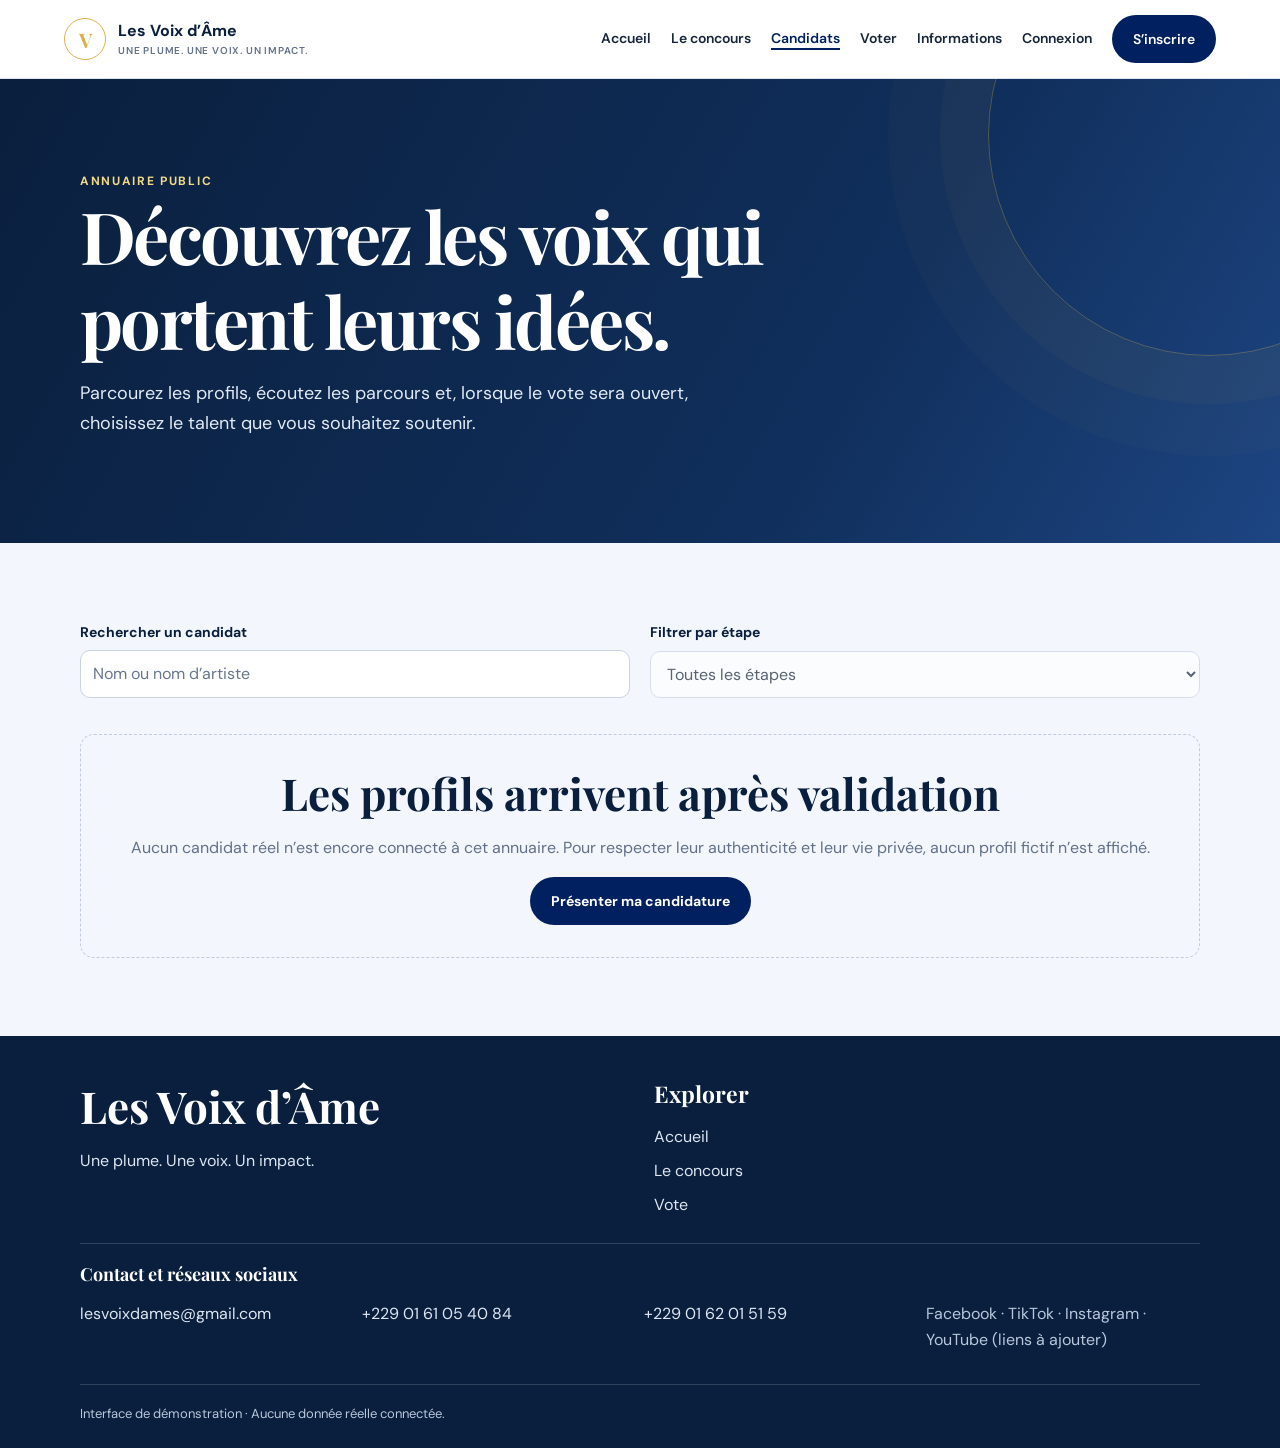
<file: candidats.html>
<!doctype html>
<html lang="fr"><head><meta charset="utf-8"><meta name="viewport" content="width=device-width, initial-scale=1"><meta name="description" content="Profils publics des candidats des Voix d’Âme."><title>Candidats — Les Voix d’Âme</title><link rel="preconnect" href="https://fonts.googleapis.com"><link rel="preconnect" href="https://fonts.gstatic.com" crossorigin><link href="https://fonts.googleapis.com/css2?family=DM+Sans:wght@400;500;600;700&family=Playfair+Display:wght@500;600;700&display=swap" rel="stylesheet"><link rel="stylesheet" href="css/variables.css"><link rel="stylesheet" href="css/global.css"></head>
<body><a class="skip-link" href="#contenu">Aller au contenu</a><header class="site-header"><div class="nav-wrap"><a class="brand" href="index.html"><span class="brand-mark">V</span><span>Les Voix d’Âme<small>UNE PLUME. UNE VOIX. UN IMPACT.</small></span></a><button class="menu-toggle" aria-expanded="false" aria-controls="navigation">Menu</button><nav class="main-nav" id="navigation" aria-label="Navigation principale"><a href="index.html">Accueil</a><a href="concours.html">Le concours</a><a href="candidats.html" aria-current="page">Candidats</a><a href="vote.html">Voter</a><a href="informations.html">Informations</a><a href="auth.html">Connexion</a><a class="btn btn-blue" href="auth.html">S’inscrire</a></nav></div></header>
<main id="contenu"><section class="hero"><div class="container"><span class="eyebrow">Annuaire public</span><h1>Découvrez les voix qui portent leurs idées.</h1><p>Parcourez les profils, écoutez les parcours et, lorsque le vote sera ouvert, choisissez le talent que vous souhaitez soutenir.</p></div></section><section class="section"><div class="container"><div class="grid-2" style="margin-bottom:20px"><div class="field"><label for="candidate-search">Rechercher un candidat</label><input id="candidate-search" type="search" placeholder="Nom ou nom d’artiste" disabled></div><div class="field"><label for="candidate-stage">Filtrer par étape</label><select id="candidate-stage" disabled><option>Toutes les étapes</option></select></div></div><div class="empty-state"><h2>Les profils arrivent après validation</h2><p>Aucun candidat réel n’est encore connecté à cet annuaire. Pour respecter leur authenticité et leur vie privée, aucun profil fictif n’est affiché.</p><a class="btn btn-blue" href="auth.html">Présenter ma candidature</a></div></div></section></main>
<footer class="site-footer"><div class="container"><div class="footer-grid"><div><h2>Les Voix d’Âme</h2><p>Une plume. Une voix. Un impact.</p></div><div><h3>Explorer</h3><div class="footer-links"><a href="index.html">Accueil</a><a href="concours.html">Le concours</a><a href="vote.html">Vote</a></div></div></div><div class="footer-contact" aria-label="Coordonn&eacute;es officielles et r&eacute;seaux sociaux"><h3>Contact et r&eacute;seaux sociaux</h3><div class="footer-links"><a href="mailto:lesvoixdames@gmail.com">lesvoixdames@gmail.com</a><a href="tel:+2290161054084">+229 01 61 05 40 84</a><a href="tel:+2290162015159">+229 01 62 01 51 59</a><span>Facebook · TikTok · Instagram · YouTube (liens &agrave; ajouter)</span></div></div><div class="footer-bottom">Interface de démonstration · Aucune donnée réelle connectée.</div></div></footer><script>const b=document.querySelector(".menu-toggle");b.addEventListener("click",()=>{const o=b.getAttribute("aria-expanded")!=="true";b.setAttribute("aria-expanded",String(o));document.querySelector(".main-nav").classList.toggle("is-open",o)});</script></body></html>
</file>
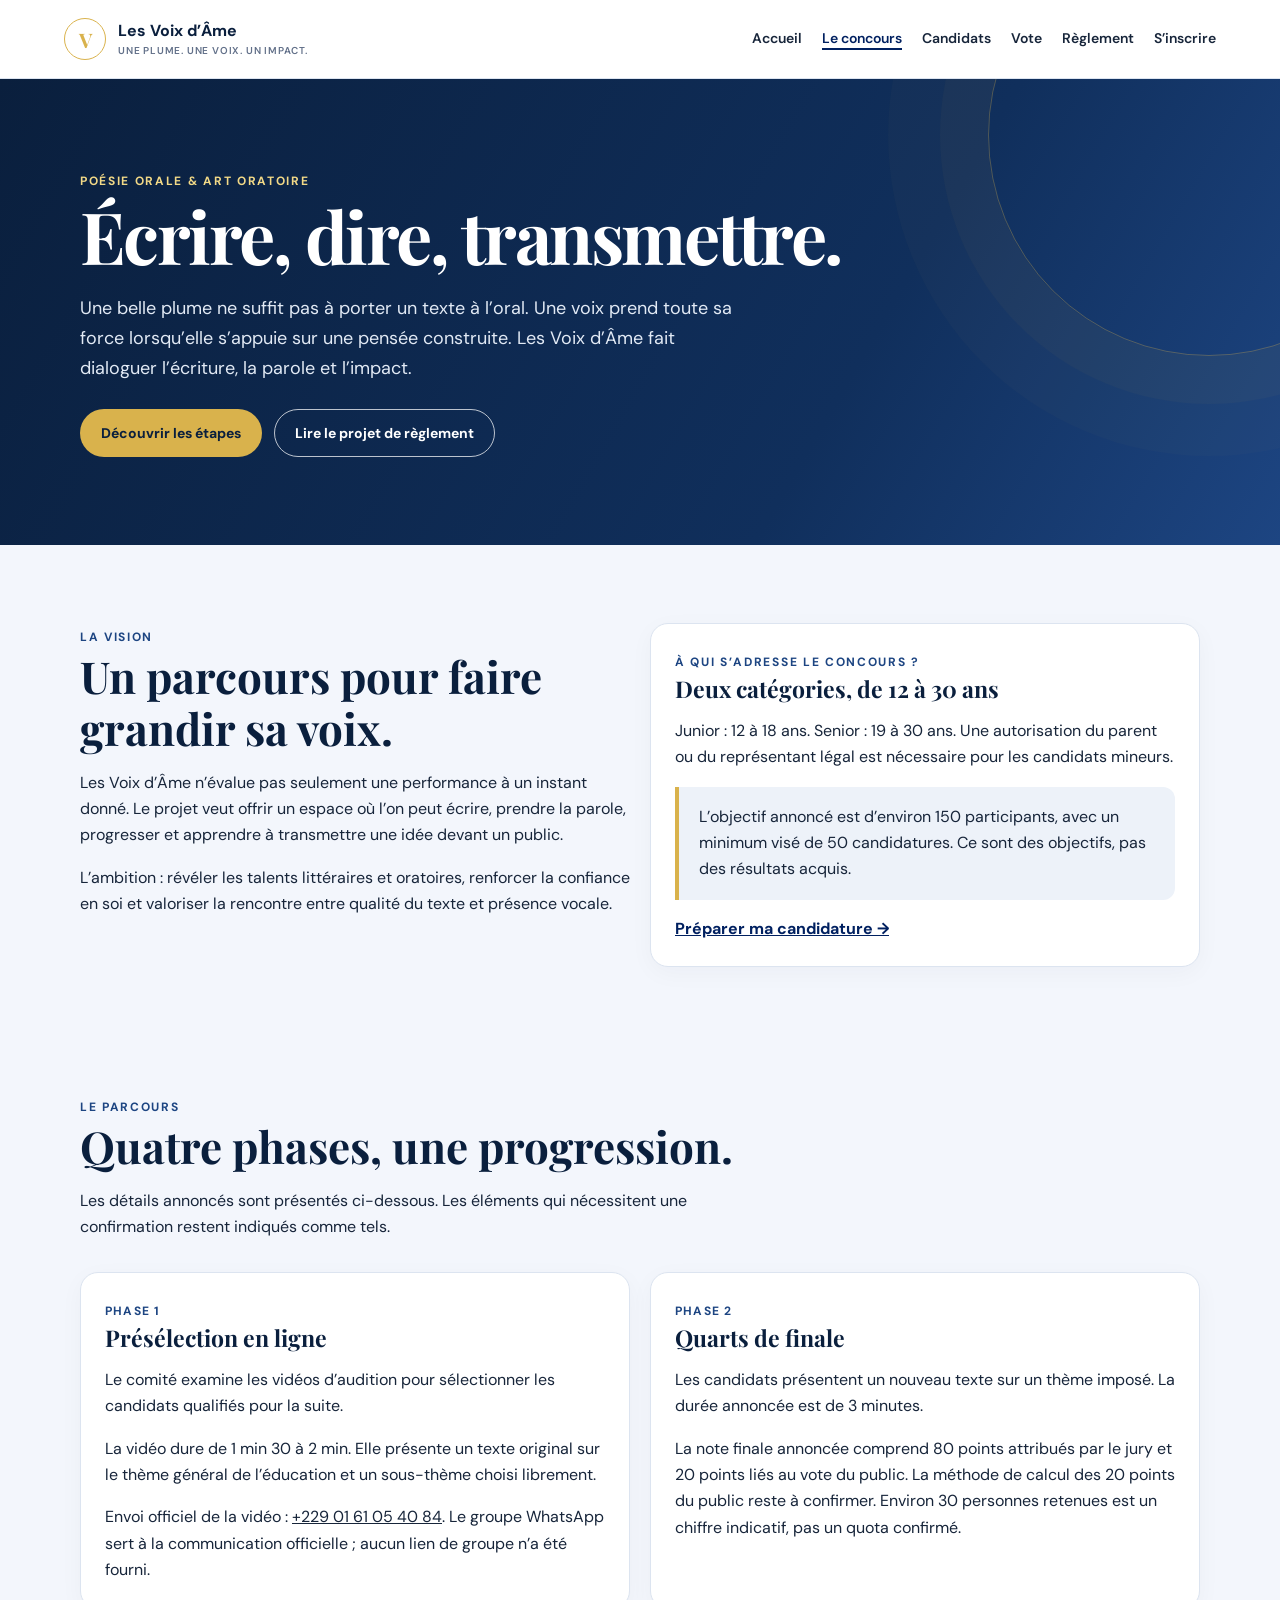
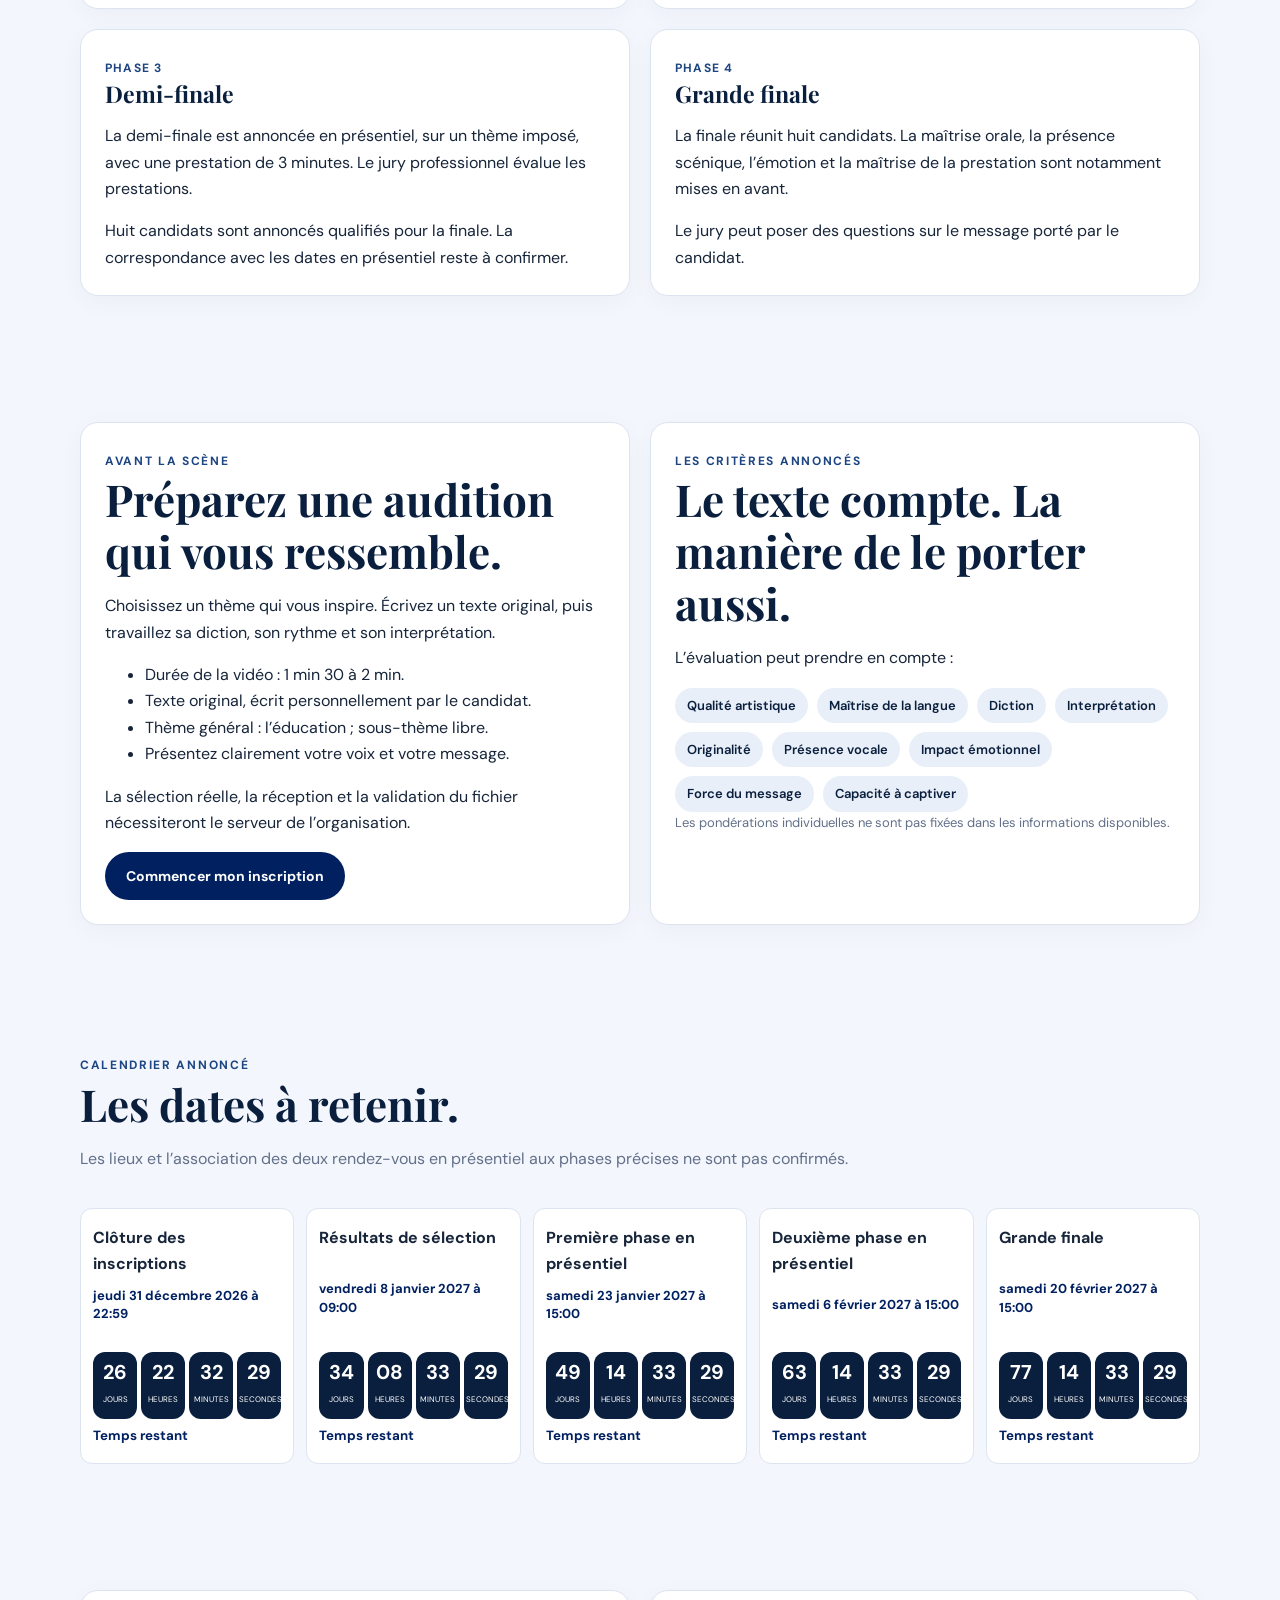
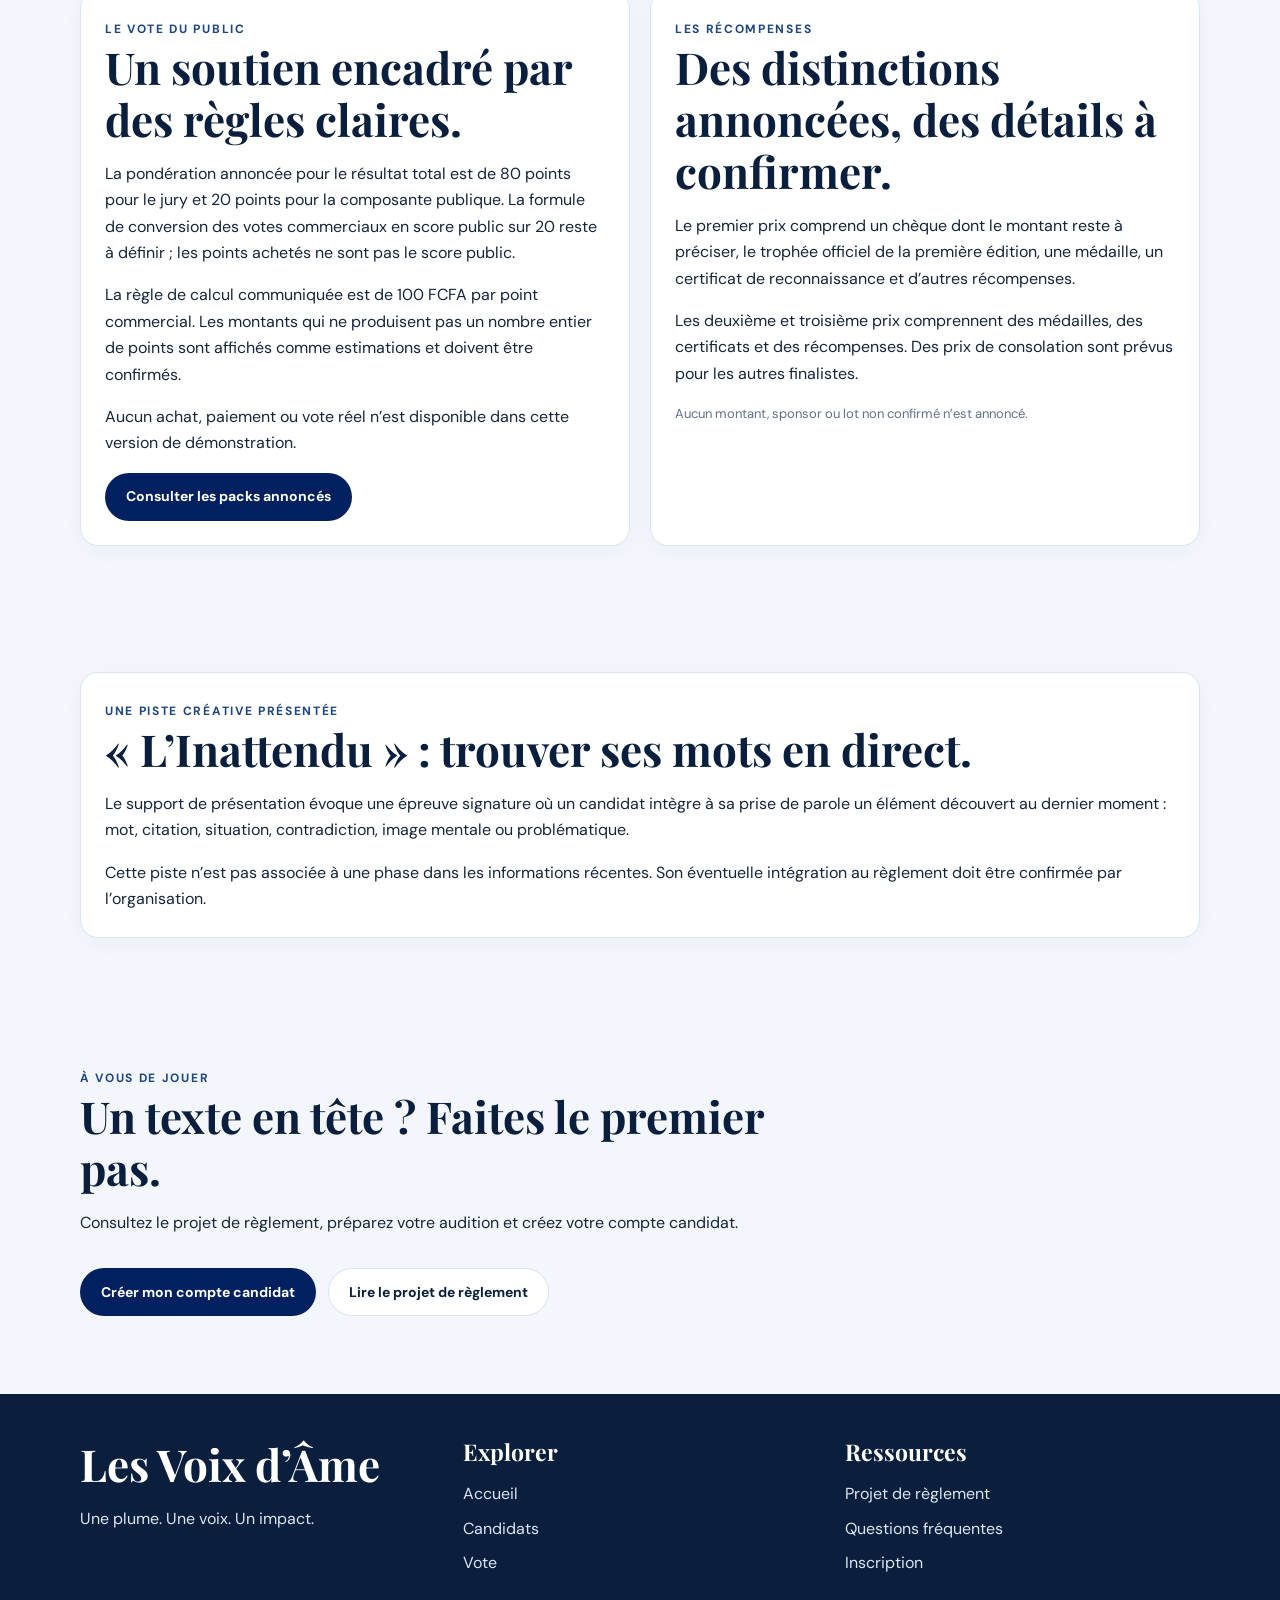
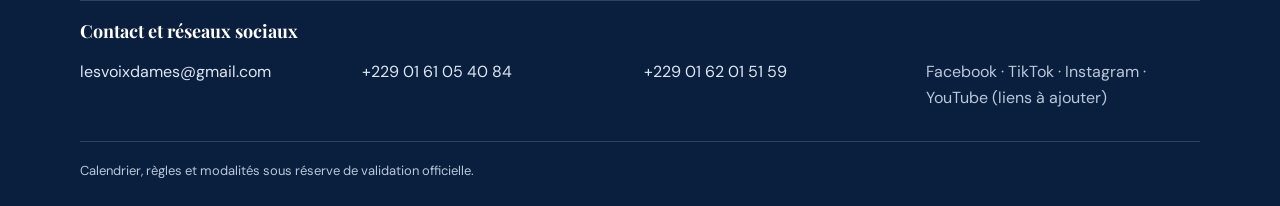
<file: concours.html>
<!doctype html>
<html lang="fr">
<head>
  <meta charset="utf-8">
  <meta name="viewport" content="width=device-width, initial-scale=1">
  <meta name="description" content="Découvrez la vision, les étapes et les critères du concours Les Voix d’Âme.">
  <title>Le concours — Les Voix d’Âme</title>
  <link rel="preconnect" href="https://fonts.googleapis.com">
  <link rel="preconnect" href="https://fonts.gstatic.com" crossorigin>
  <link href="https://fonts.googleapis.com/css2?family=DM+Sans:wght@400;500;600;700&family=Playfair+Display:wght@500;600;700&display=swap" rel="stylesheet">
  <link rel="stylesheet" href="css/variables.css">
  <link rel="stylesheet" href="css/global.css">
</head>
<body>
  <a class="skip-link" href="#contenu">Aller au contenu</a>

  <header class="site-header">
    <div class="nav-wrap">
      <a class="brand" href="index.html" aria-label="Les Voix d’Âme, accueil">
        <span class="brand-mark" aria-hidden="true">V</span>
        <span>Les Voix d’Âme<small>UNE PLUME. UNE VOIX. UN IMPACT.</small></span>
      </a>
      <button class="menu-toggle" type="button" aria-expanded="false" aria-controls="navigation">Menu</button>
      <nav class="main-nav" id="navigation" aria-label="Navigation principale">
        <a href="index.html">Accueil</a>
        <a href="concours.html" aria-current="page">Le concours</a>
        <a href="candidats.html">Candidats</a>
        <a href="vote.html">Vote</a>
        <a href="informations.html#reglement">Règlement</a>
        <a href="auth.html">S’inscrire</a>
      </nav>
    </div>
  </header>

  <main id="contenu">
    <section class="hero">
      <div class="container">
        <span class="eyebrow">Poésie orale &amp; art oratoire</span>
        <h1>Écrire, dire, transmettre.</h1>
        <p>Une belle plume ne suffit pas à porter un texte à l’oral. Une voix prend toute sa force lorsqu’elle s’appuie sur une pensée construite. Les Voix d’Âme fait dialoguer l’écriture, la parole et l’impact.</p>
        <div class="button-row">
          <a class="btn btn-primary" href="#phases">Découvrir les étapes</a>
          <a class="btn btn-outline" href="informations.html#reglement">Lire le projet de règlement</a>
        </div>
      </div>
    </section>

    <section class="section" id="vision">
      <div class="container grid-2">
        <div class="section-heading">
          <span class="eyebrow">La vision</span>
          <h2>Un parcours pour faire grandir sa voix.</h2>
          <p>Les Voix d’Âme n’évalue pas seulement une performance à un instant donné. Le projet veut offrir un espace où l’on peut écrire, prendre la parole, progresser et apprendre à transmettre une idée devant un public.</p>
          <p>L’ambition : révéler les talents littéraires et oratoires, renforcer la confiance en soi et valoriser la rencontre entre qualité du texte et présence vocale.</p>
        </div>
        <article class="card">
          <span class="eyebrow">À qui s’adresse le concours ?</span>
          <h3>Deux catégories, de 12 à 30 ans</h3>
          <p>Junior : 12 à 18 ans. Senior : 19 à 30 ans. Une autorisation du parent ou du représentant légal est nécessaire pour les candidats mineurs.</p>
          <p class="banner">L’objectif annoncé est d’environ 150 participants, avec un minimum visé de 50 candidatures. Ce sont des objectifs, pas des résultats acquis.</p>
          <a class="text-link" href="auth.html">Préparer ma candidature →</a>
        </article>
      </div>
    </section>

    <section class="section section-tight" id="phases">
      <div class="container">
        <div class="section-heading">
          <span class="eyebrow">Le parcours</span>
          <h2>Quatre phases, une progression.</h2>
          <p>Les détails annoncés sont présentés ci-dessous. Les éléments qui nécessitent une confirmation restent indiqués comme tels.</p>
        </div>
        <div class="grid-2">
          <article class="card">
            <span class="step-number">Phase 1</span>
            <h3>Présélection en ligne</h3>
            <p>Le comité examine les vidéos d’audition pour sélectionner les candidats qualifiés pour la suite.</p>
            <p>La vidéo dure de 1 min 30 à 2 min. Elle présente un texte original sur le thème général de l’éducation et un sous-thème choisi librement.</p>
            <p>Envoi officiel de la vidéo : <a href="tel:+2290161054084">+229 01 61 05 40 84</a>. Le groupe WhatsApp sert à la communication officielle ; aucun lien de groupe n’a été fourni.</p>
          </article>
          <article class="card">
            <span class="step-number">Phase 2</span>
            <h3>Quarts de finale</h3>
            <p>Les candidats présentent un nouveau texte sur un thème imposé. La durée annoncée est de 3 minutes.</p>
            <p>La note finale annoncée comprend 80 points attribués par le jury et 20 points liés au vote du public. La méthode de calcul des 20 points du public reste à confirmer. Environ 30 personnes retenues est un chiffre indicatif, pas un quota confirmé.</p>
          </article>
          <article class="card">
            <span class="step-number">Phase 3</span>
            <h3>Demi-finale</h3>
            <p>La demi-finale est annoncée en présentiel, sur un thème imposé, avec une prestation de 3 minutes. Le jury professionnel évalue les prestations.</p>
            <p>Huit candidats sont annoncés qualifiés pour la finale. La correspondance avec les dates en présentiel reste à confirmer.</p>
          </article>
          <article class="card">
            <span class="step-number">Phase 4</span>
            <h3>Grande finale</h3>
            <p>La finale réunit huit candidats. La maîtrise orale, la présence scénique, l’émotion et la maîtrise de la prestation sont notamment mises en avant.</p>
            <p>Le jury peut poser des questions sur le message porté par le candidat.</p>
          </article>
        </div>
      </div>
    </section>

    <section class="section" id="audition">
      <div class="container grid-2">
        <article class="card">
          <span class="eyebrow">Avant la scène</span>
          <h2>Préparez une audition qui vous ressemble.</h2>
          <p>Choisissez un thème qui vous inspire. Écrivez un texte original, puis travaillez sa diction, son rythme et son interprétation.</p>
          <ul>
            <li>Durée de la vidéo : 1 min 30 à 2 min.</li>
            <li>Texte original, écrit personnellement par le candidat.</li>
            <li>Thème général : l’éducation ; sous-thème libre.</li>
            <li>Présentez clairement votre voix et votre message.</li>
          </ul>
          <p>La sélection réelle, la réception et la validation du fichier nécessiteront le serveur de l’organisation.</p>
          <a class="btn btn-blue" href="auth.html#inscription-candidat">Commencer mon inscription</a>
        </article>
        <article class="card">
          <span class="eyebrow">Les critères annoncés</span>
          <h2>Le texte compte. La manière de le porter aussi.</h2>
          <p>L’évaluation peut prendre en compte :</p>
          <div class="criteria">
            <span class="tag">Qualité artistique</span>
            <span class="tag">Maîtrise de la langue</span>
            <span class="tag">Diction</span>
            <span class="tag">Interprétation</span>
            <span class="tag">Originalité</span>
            <span class="tag">Présence vocale</span>
            <span class="tag">Impact émotionnel</span>
            <span class="tag">Force du message</span>
            <span class="tag">Capacité à captiver</span>
          </div>
          <p class="form-help">Les pondérations individuelles ne sont pas fixées dans les informations disponibles.</p>
        </article>
      </div>
    </section>

    <section class="section section-tight" id="calendrier">
      <div class="container calendar-layout">
        <div>
          <span class="eyebrow">Calendrier annoncé</span>
          <h2>Les dates à retenir.</h2>
          <p class="muted">Les lieux et l’association des deux rendez-vous en présentiel aux phases précises ne sont pas confirmés.</p>
        </div>
        <ul class="date-list">
          <li class="date-item"><strong>Clôture des inscriptions</strong><time datetime="2026-12-31T23:59:00+01:00">Jeudi 31 décembre 2026 à 23 h 59</time><div class="countdown-box"><div class="countdown" data-countdown data-date="2026-12-31T23:59:00+01:00" aria-label="Compte à rebours avant la clôture des inscriptions"><div><strong data-days>00</strong><span>Jours</span></div><div><strong data-hours>00</strong><span>Heures</span></div><div><strong data-minutes>00</strong><span>Minutes</span></div><div><strong data-seconds>00</strong><span>Secondes</span></div></div><small data-countdown-status aria-live="polite"></small></div></li>
          <li class="date-item"><strong>Résultats de sélection</strong><time datetime="2027-01-08T10:00:00+01:00">Vendredi 8 janvier 2027 à 10 h</time><div class="countdown-box"><div class="countdown" data-countdown data-date="2027-01-08T10:00:00+01:00" aria-label="Compte à rebours avant les résultats de sélection"><div><strong data-days>00</strong><span>Jours</span></div><div><strong data-hours>00</strong><span>Heures</span></div><div><strong data-minutes>00</strong><span>Minutes</span></div><div><strong data-seconds>00</strong><span>Secondes</span></div></div><small data-countdown-status aria-live="polite"></small></div></li>
          <li class="date-item"><strong>Première phase en présentiel</strong><time datetime="2027-01-23T16:00:00+01:00">Samedi 23 janvier 2027 à 16 h</time><div class="countdown-box"><div class="countdown" data-countdown data-date="2027-01-23T16:00:00+01:00" aria-label="Compte à rebours avant la première phase"><div><strong data-days>00</strong><span>Jours</span></div><div><strong data-hours>00</strong><span>Heures</span></div><div><strong data-minutes>00</strong><span>Minutes</span></div><div><strong data-seconds>00</strong><span>Secondes</span></div></div><small data-countdown-status aria-live="polite"></small></div></li>
          <li class="date-item"><strong>Deuxième phase en présentiel</strong><time datetime="2027-02-06T16:00:00+01:00">Samedi 6 février 2027 à 16 h</time><div class="countdown-box"><div class="countdown" data-countdown data-date="2027-02-06T16:00:00+01:00" aria-label="Compte à rebours avant la deuxième phase"><div><strong data-days>00</strong><span>Jours</span></div><div><strong data-hours>00</strong><span>Heures</span></div><div><strong data-minutes>00</strong><span>Minutes</span></div><div><strong data-seconds>00</strong><span>Secondes</span></div></div><small data-countdown-status aria-live="polite"></small></div></li>
          <li class="date-item"><strong>Grande finale</strong><time datetime="2027-02-20T16:00:00+01:00">Samedi 20 février 2027 à 16 h</time><div class="countdown-box"><div class="countdown" data-countdown data-date="2027-02-20T16:00:00+01:00" aria-label="Compte à rebours avant la grande finale"><div><strong data-days>00</strong><span>Jours</span></div><div><strong data-hours>00</strong><span>Heures</span></div><div><strong data-minutes>00</strong><span>Minutes</span></div><div><strong data-seconds>00</strong><span>Secondes</span></div></div><small data-countdown-status aria-live="polite"></small></div></li>
        </ul>
      </div>
    </section>

    <section class="section" id="vote">
      <div class="container grid-2">
        <article class="card">
          <span class="eyebrow">Le vote du public</span>
          <h2>Un soutien encadré par des règles claires.</h2>
          <p>La pondération annoncée pour le résultat total est de 80 points pour le jury et 20 points pour la composante publique. La formule de conversion des votes commerciaux en score public sur 20 reste à définir ; les points achetés ne sont pas le score public.</p>
          <p>La règle de calcul communiquée est de 100 FCFA par point commercial. Les montants qui ne produisent pas un nombre entier de points sont affichés comme estimations et doivent être confirmés.</p>
          <p>Aucun achat, paiement ou vote réel n’est disponible dans cette version de démonstration.</p>
          <a class="btn btn-blue" href="vote.html">Consulter les packs annoncés</a>
        </article>
        <article class="card">
          <span class="eyebrow">Les récompenses</span>
          <h2>Des distinctions annoncées, des détails à confirmer.</h2>
          <p>Le premier prix comprend un chèque dont le montant reste à préciser, le trophée officiel de la première édition, une médaille, un certificat de reconnaissance et d’autres récompenses.</p>
          <p>Les deuxième et troisième prix comprennent des médailles, des certificats et des récompenses. Des prix de consolation sont prévus pour les autres finalistes.</p>
          <p class="form-help">Aucun montant, sponsor ou lot non confirmé n’est annoncé.</p>
        </article>
      </div>
    </section>

    <section class="section section-tight">
      <div class="container card">
        <span class="eyebrow">Une piste créative présentée</span>
        <h2>« L’Inattendu » : trouver ses mots en direct.</h2>
        <p>Le support de présentation évoque une épreuve signature où un candidat intègre à sa prise de parole un élément découvert au dernier moment : mot, citation, situation, contradiction, image mentale ou problématique.</p>
        <p>Cette piste n’est pas associée à une phase dans les informations récentes. Son éventuelle intégration au règlement doit être confirmée par l’organisation.</p>
      </div>
    </section>

    <section class="section">
      <div class="container">
        <div class="section-heading">
          <span class="eyebrow">À vous de jouer</span>
          <h2>Un texte en tête ? Faites le premier pas.</h2>
          <p>Consultez le projet de règlement, préparez votre audition et créez votre compte candidat.</p>
        </div>
        <div class="button-row">
          <a class="btn btn-blue" href="auth.html#inscription-candidat">Créer mon compte candidat</a>
          <a class="btn btn-quiet" href="informations.html#reglement">Lire le projet de règlement</a>
        </div>
      </div>
    </section>
  </main>

  <footer class="site-footer">
    <div class="container">
      <div class="footer-grid">
        <div><h2>Les Voix d’Âme</h2><p>Une plume. Une voix. Un impact.</p></div>
        <div><h3>Explorer</h3><div class="footer-links"><a href="index.html">Accueil</a><a href="candidats.html">Candidats</a><a href="vote.html">Vote</a></div></div>
        <div><h3>Ressources</h3><div class="footer-links"><a href="informations.html#reglement">Projet de règlement</a><a href="informations.html#faq">Questions fréquentes</a><a href="auth.html">Inscription</a></div></div>
      </div><div class="footer-contact" aria-label="Coordonn&eacute;es officielles et r&eacute;seaux sociaux"><h3>Contact et r&eacute;seaux sociaux</h3><div class="footer-links"><a href="mailto:lesvoixdames@gmail.com">lesvoixdames@gmail.com</a><a href="tel:+2290161054084">+229 01 61 05 40 84</a><a href="tel:+2290162015159">+229 01 62 01 51 59</a><span>Facebook · TikTok · Instagram · YouTube (liens &agrave; ajouter)</span></div></div><div class="footer-bottom">Calendrier, règles et modalités sous réserve de validation officielle.</div>
    </div>
  </footer>

  <script>
    const menuButton = document.querySelector(".menu-toggle");
    menuButton.addEventListener("click", () => {
      const menuIsOpen = menuButton.getAttribute("aria-expanded") !== "true";
      menuButton.setAttribute("aria-expanded", String(menuIsOpen));
      document.querySelector(".main-nav").classList.toggle("is-open", menuIsOpen);
    });
      document.querySelectorAll("time[datetime]").forEach((dateElement) => {
        const instant = new Date(dateElement.dateTime);
        if (!Number.isNaN(instant.getTime())) {
          dateElement.textContent = new Intl.DateTimeFormat("fr-FR", {
            weekday: "long", year: "numeric", month: "long", day: "numeric",
            hour: "2-digit", minute: "2-digit"
          }).format(instant);
        }
      });
    document.querySelectorAll("[data-countdown]").forEach((timer) => {
      const end = new Date(timer.dataset.date).getTime();
      const status = timer.parentElement.querySelector("[data-countdown-status]");
      const update = () => {
        const remaining = end - Date.now();
        if (remaining <= 0) {
          timer.querySelectorAll("strong").forEach((part) => part.textContent = "00");
          status.textContent = "Cet événement est passé.";
          clearInterval(interval);
          return;
        }
        const parts = { days: Math.floor(remaining / 86400000), hours: Math.floor(remaining % 86400000 / 3600000), minutes: Math.floor(remaining % 3600000 / 60000), seconds: Math.floor(remaining % 60000 / 1000) };
        Object.entries(parts).forEach(([unit, value]) => timer.querySelector(`[data-${unit}]`).textContent = String(value).padStart(2, "0"));
        status.textContent = "Temps restant";
      };
      let interval;
      update();
      if (end > Date.now()) interval = setInterval(update, 1000);
    });
  </script>
</body>
</html>
</file>
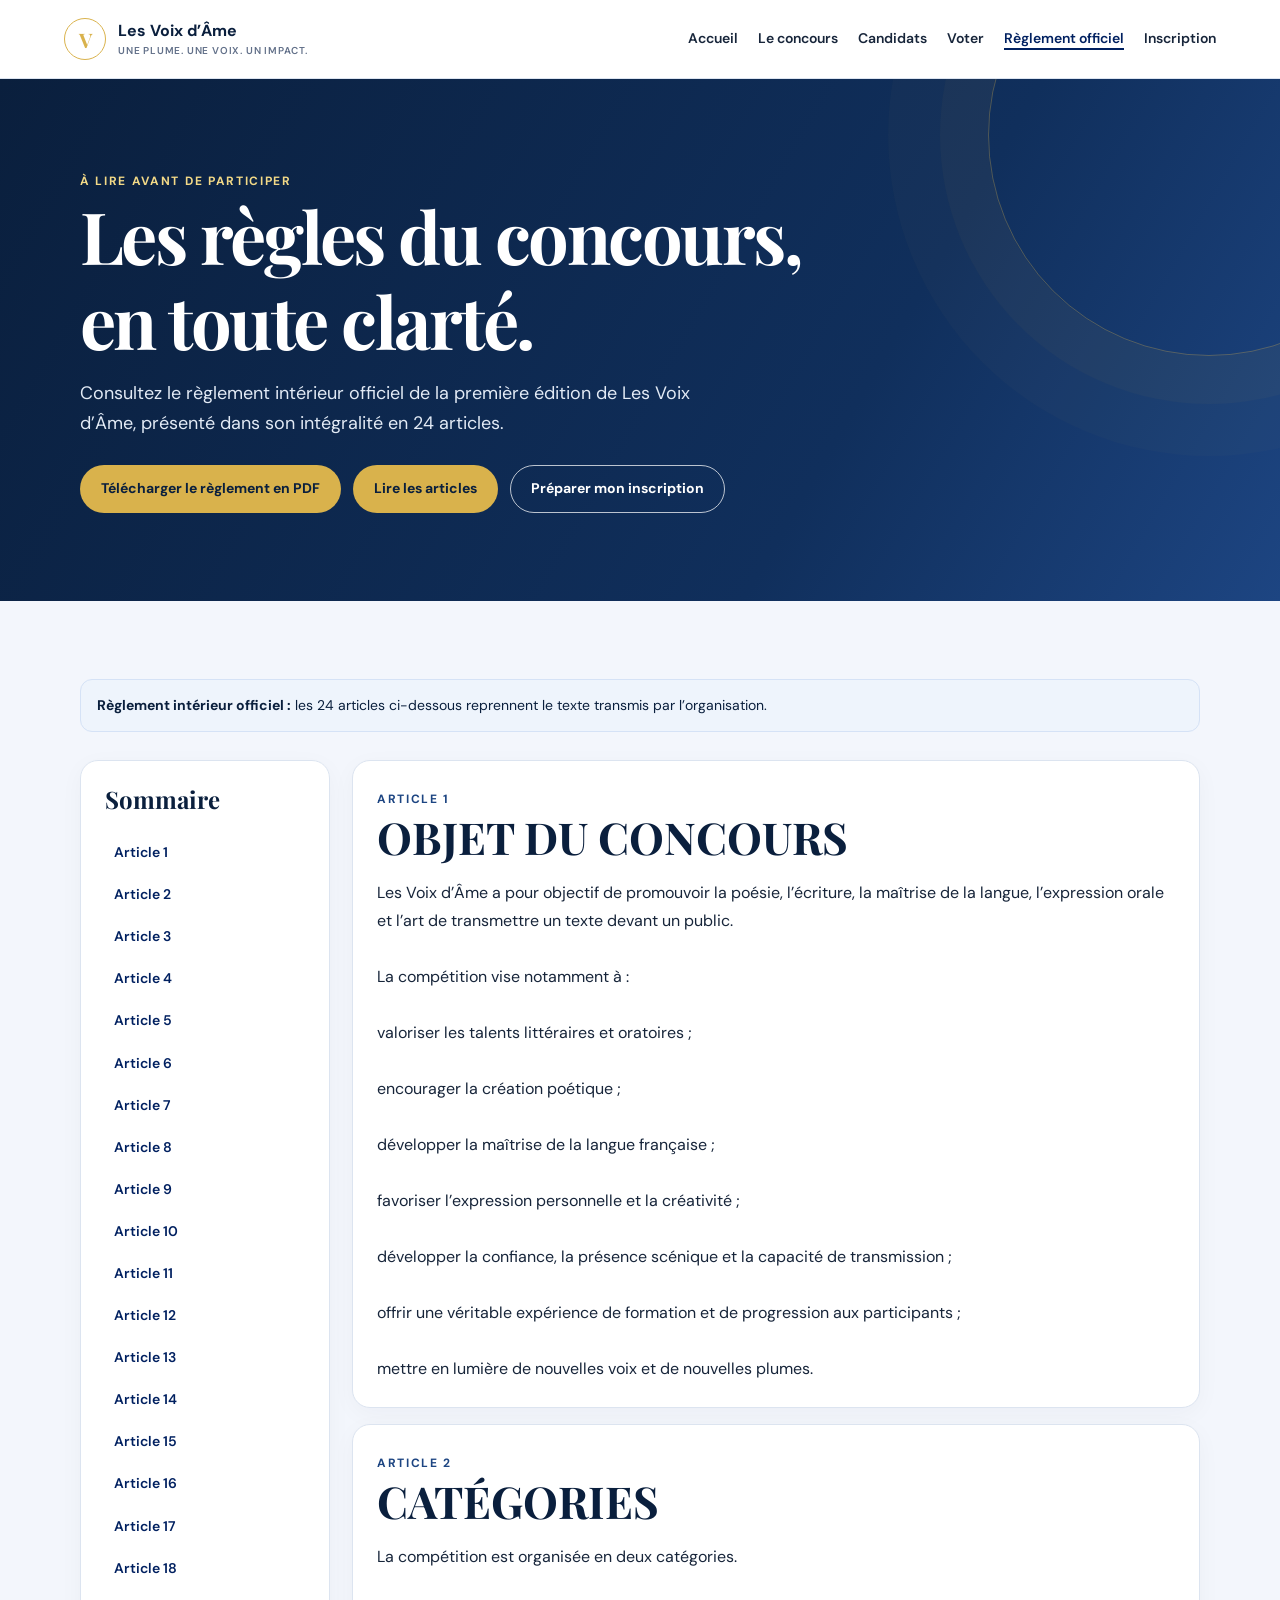
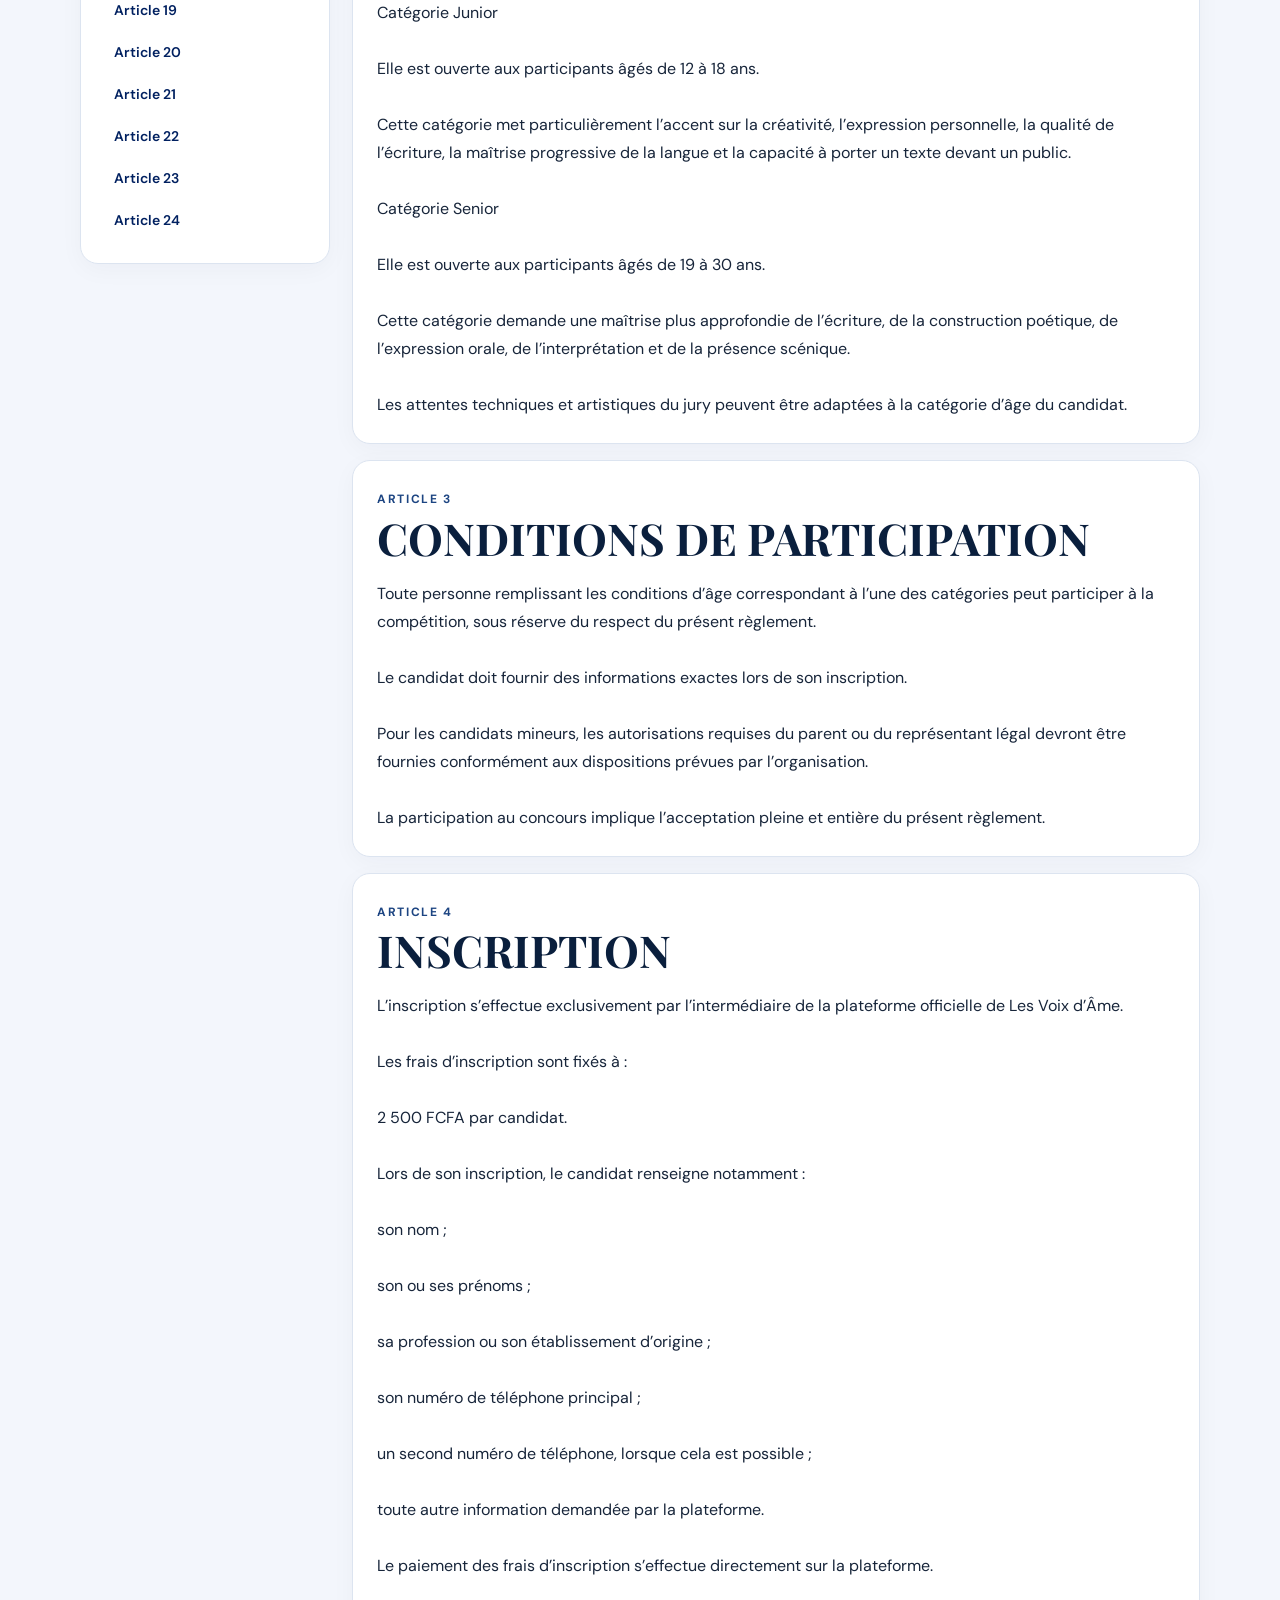
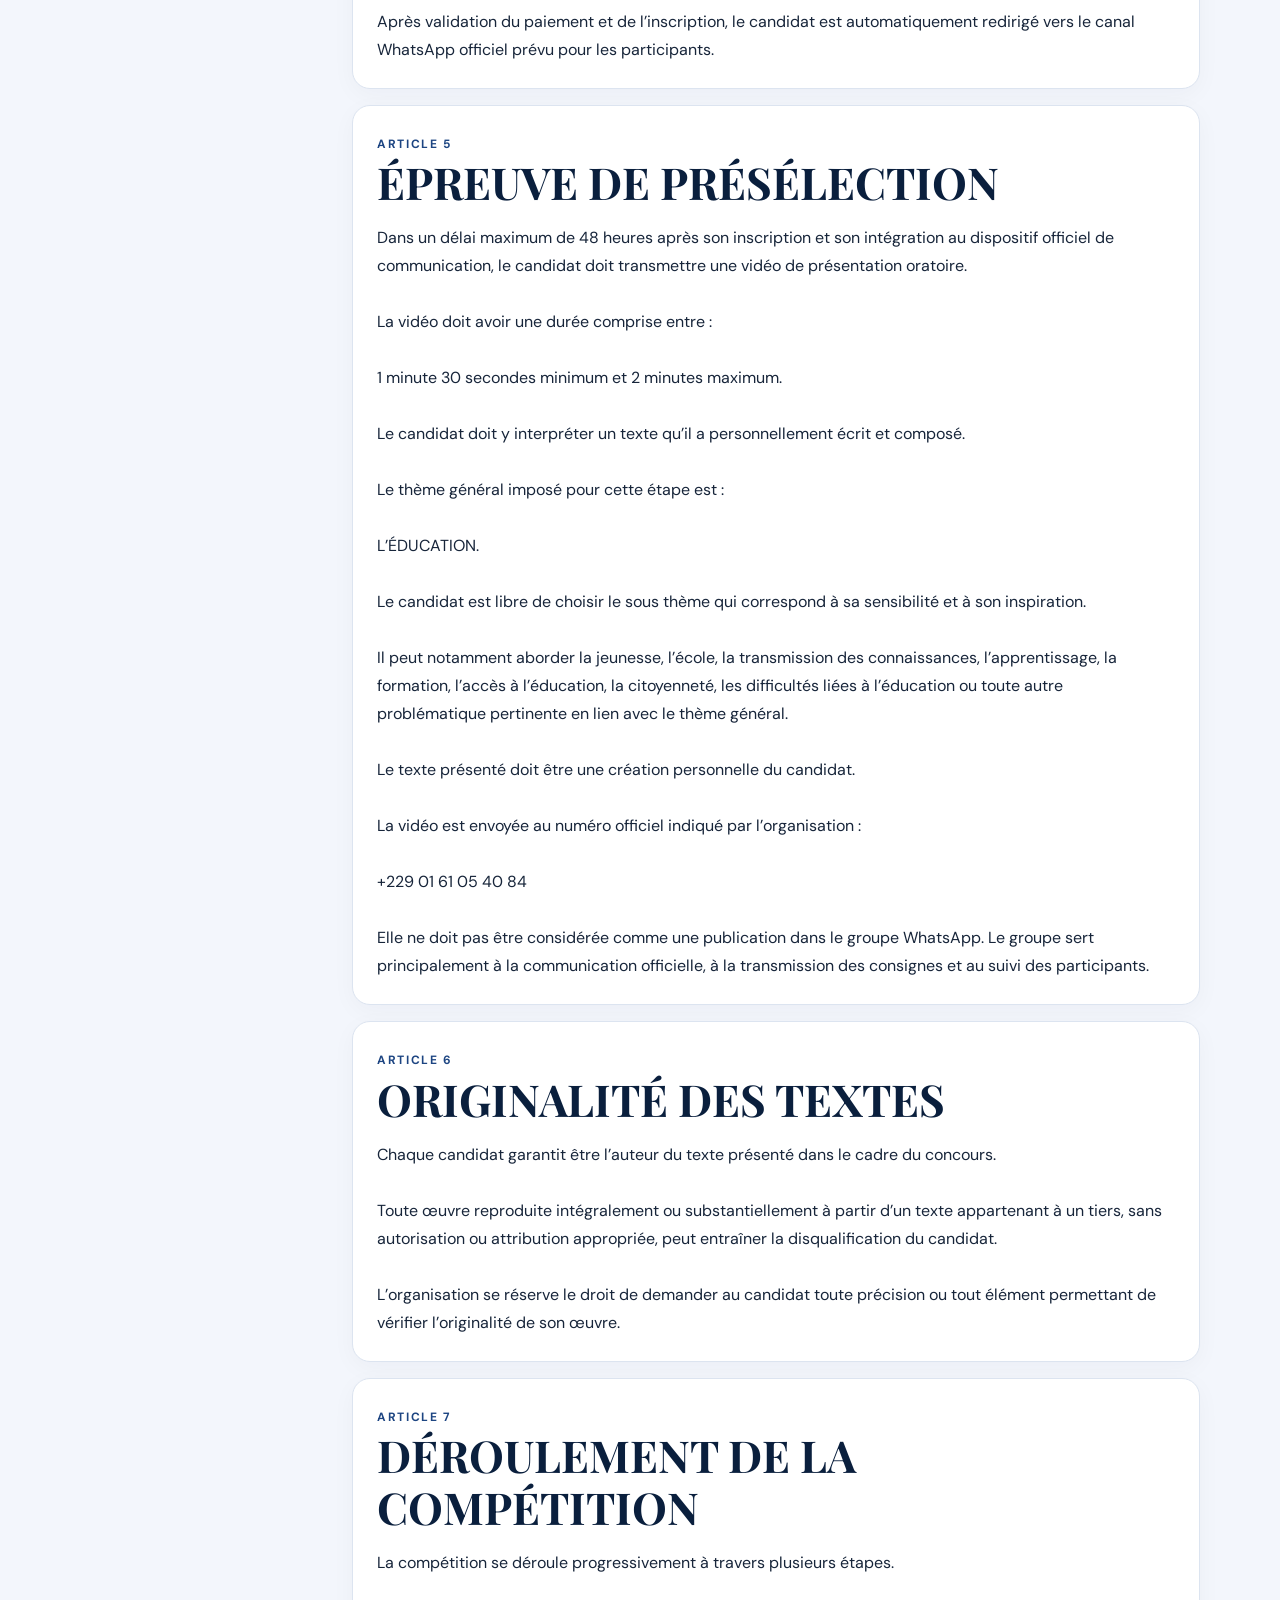
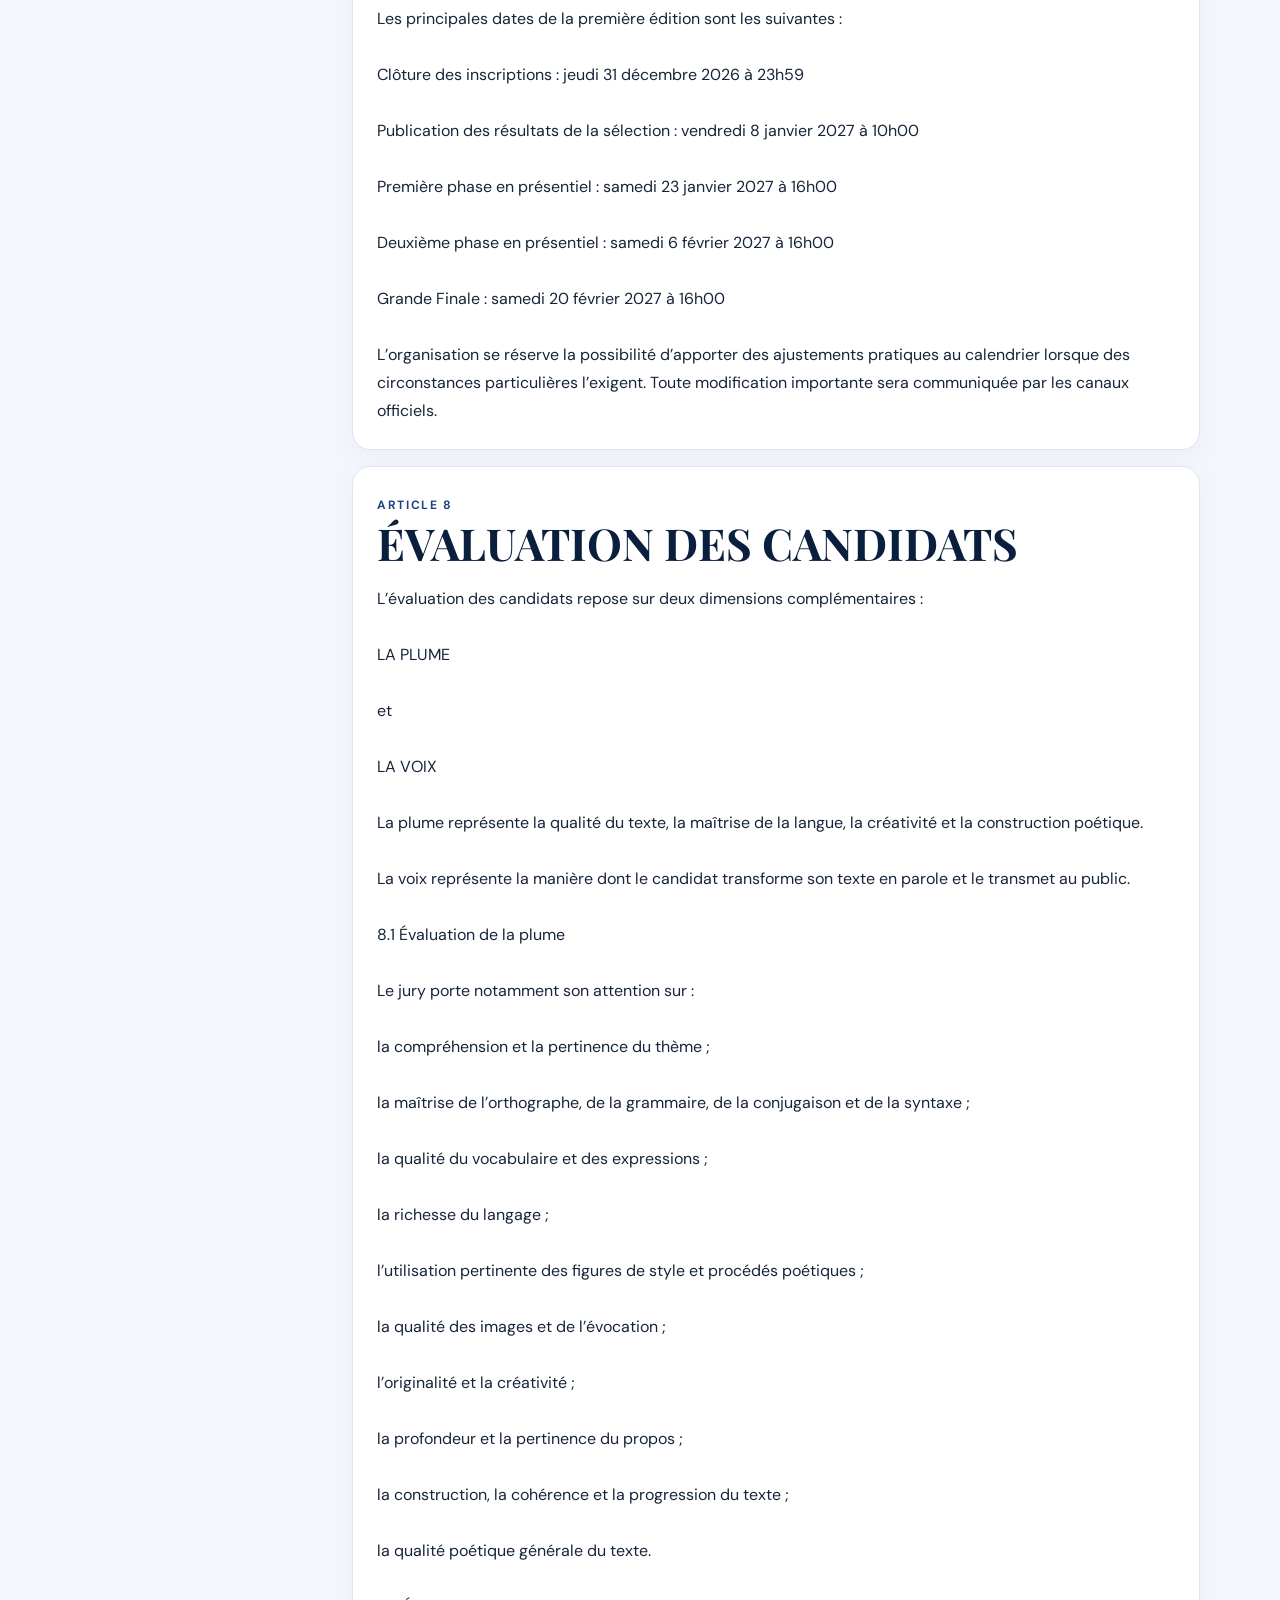
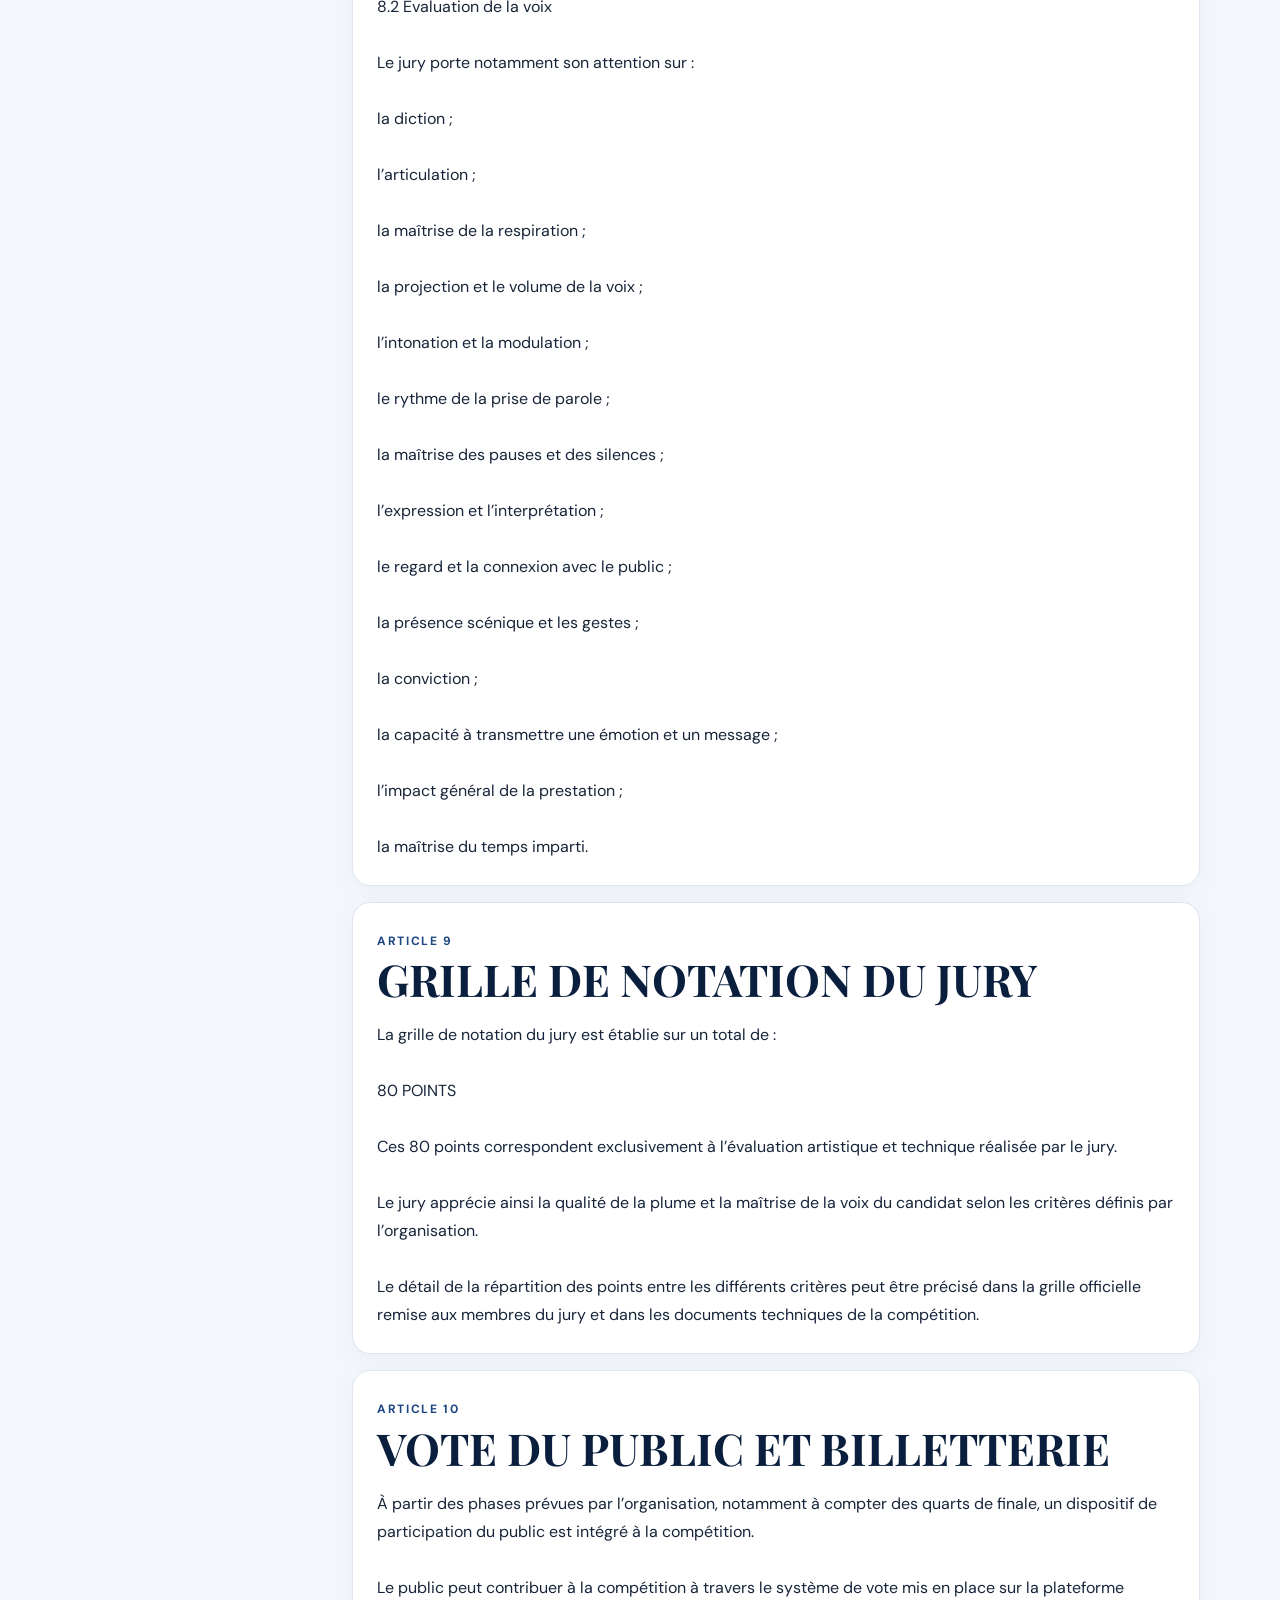
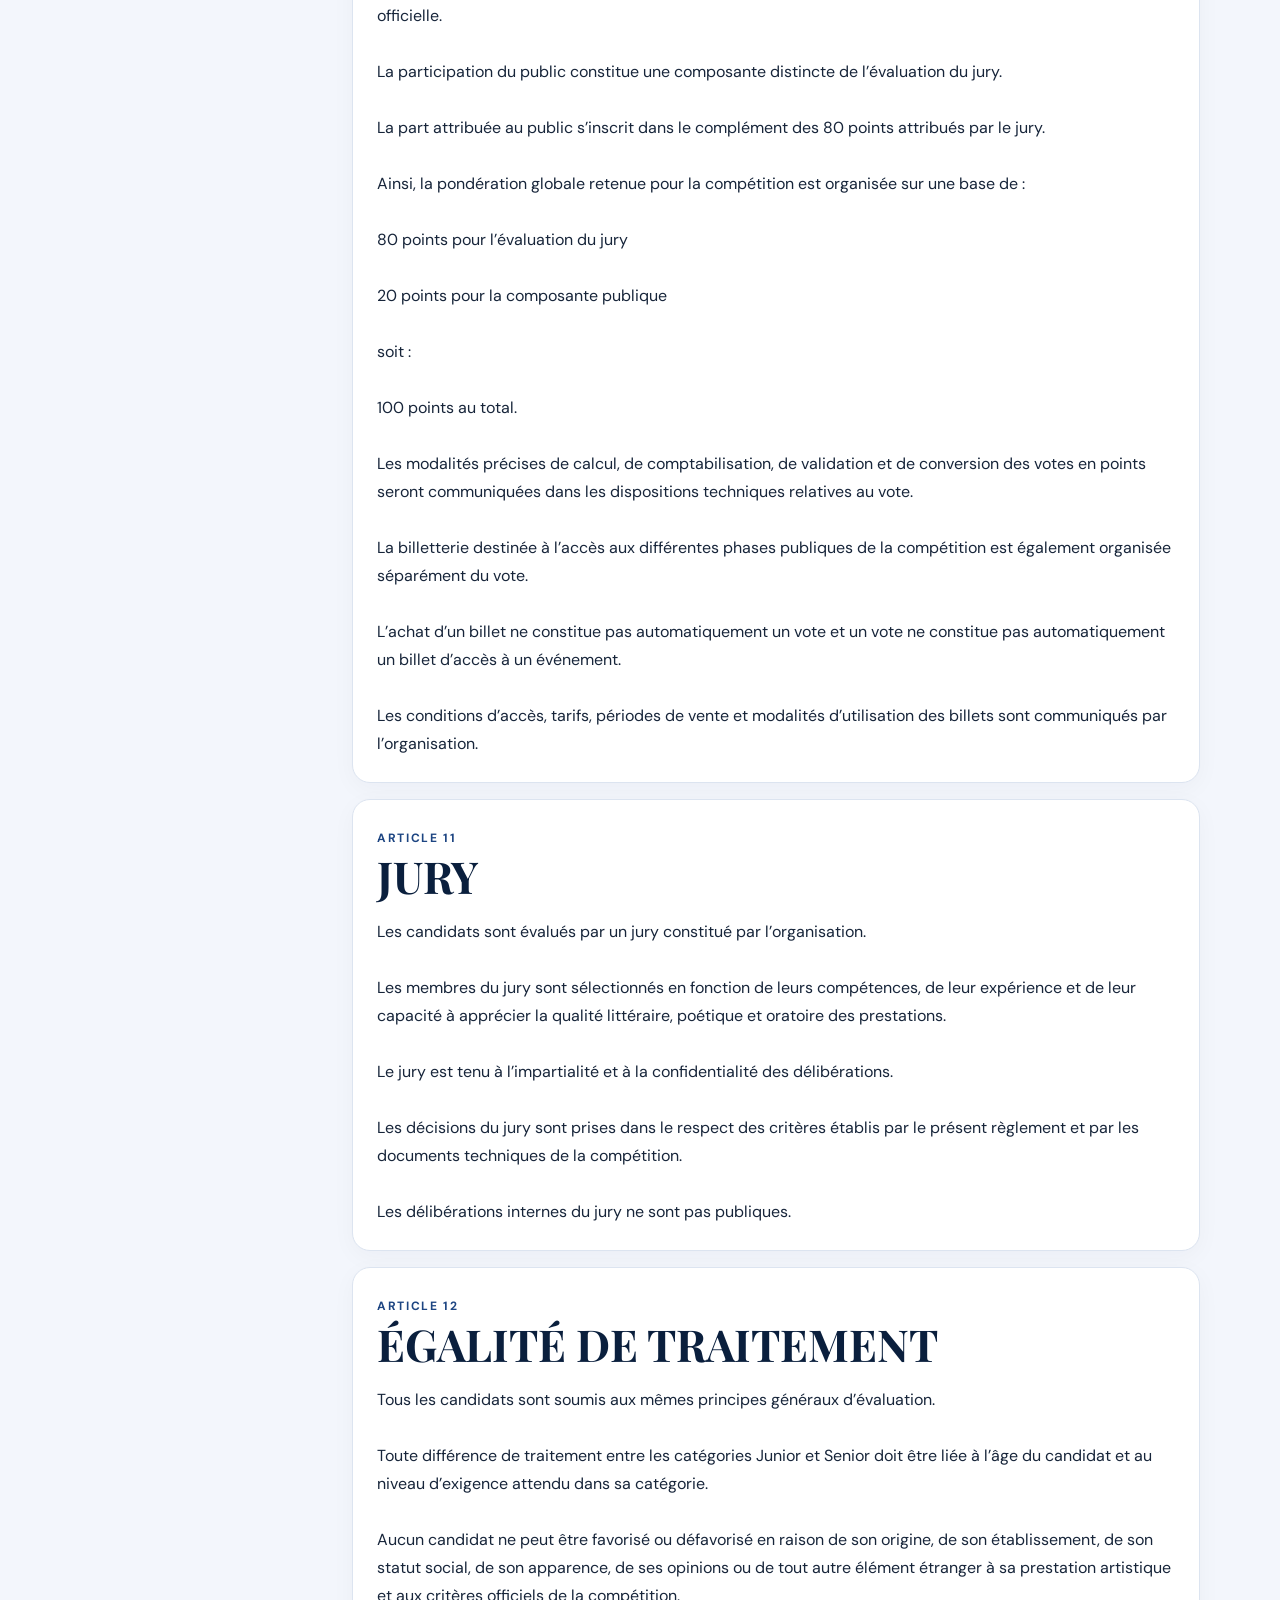
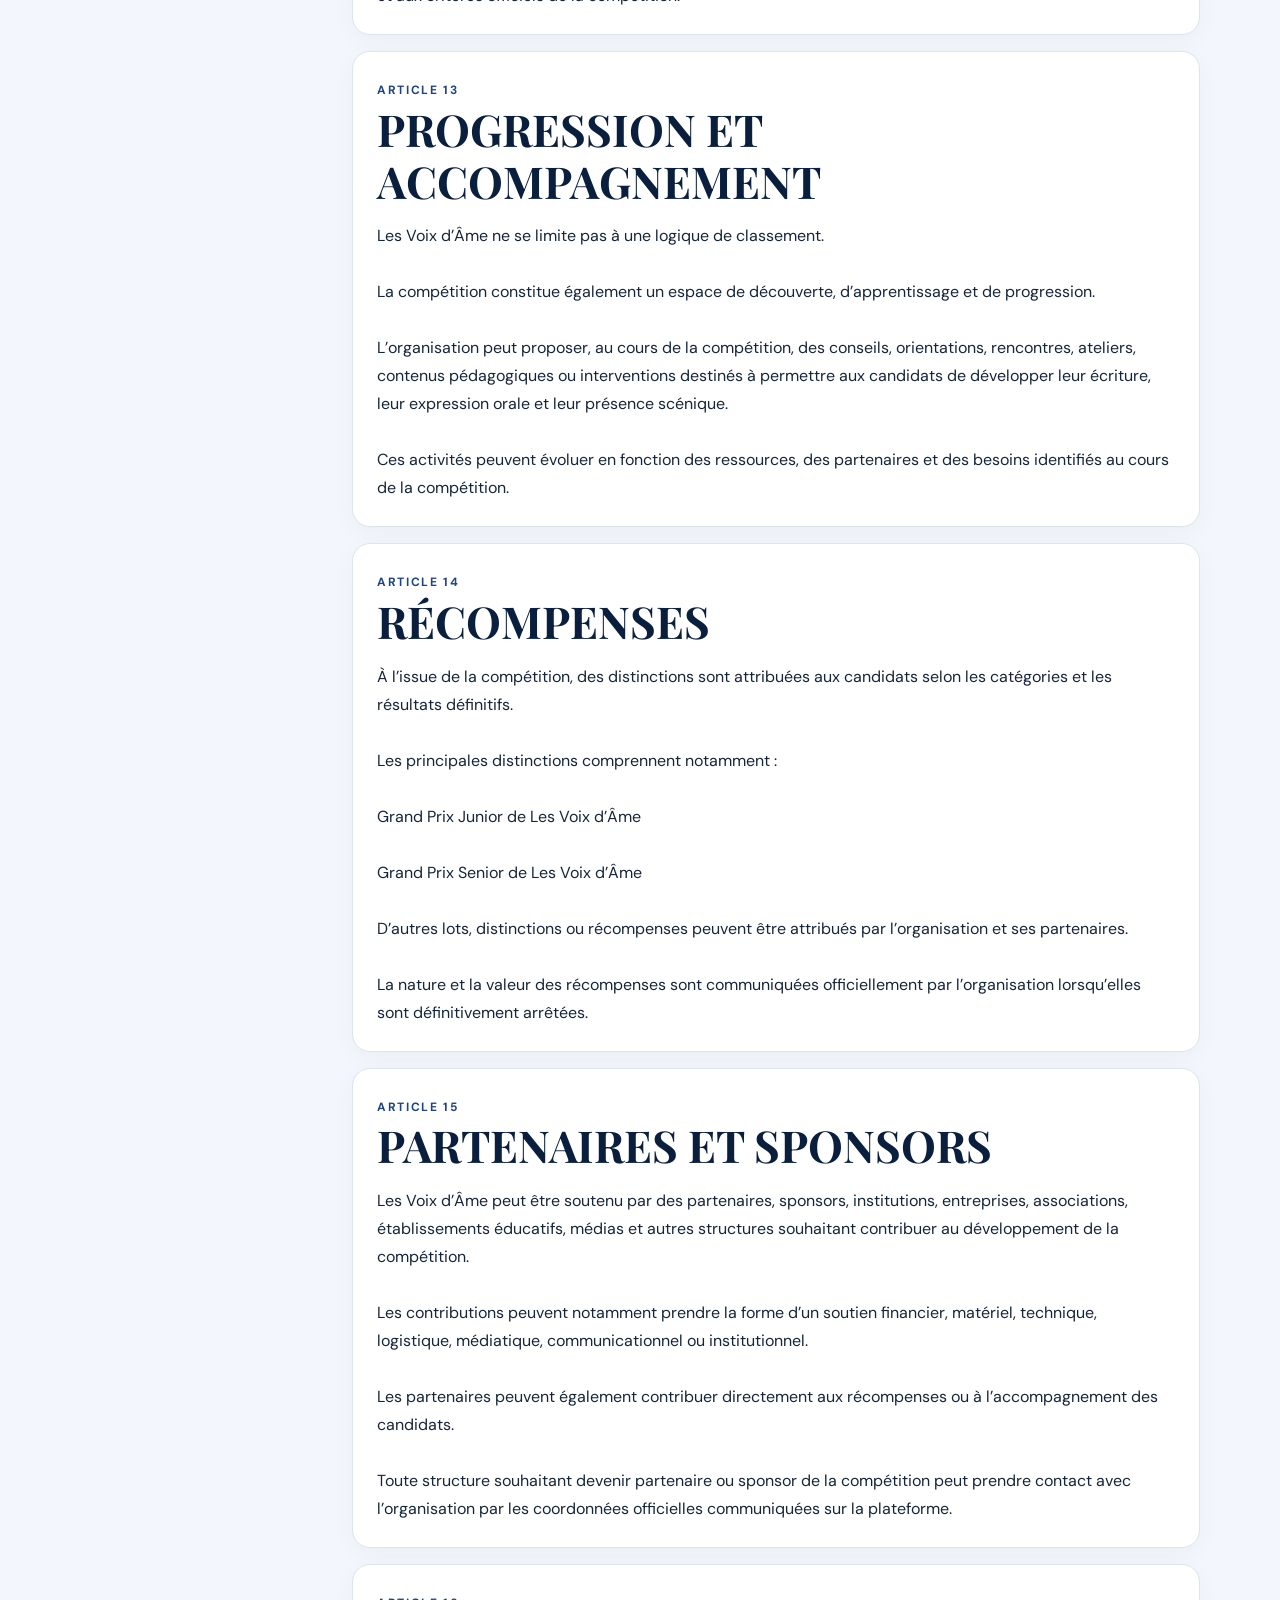
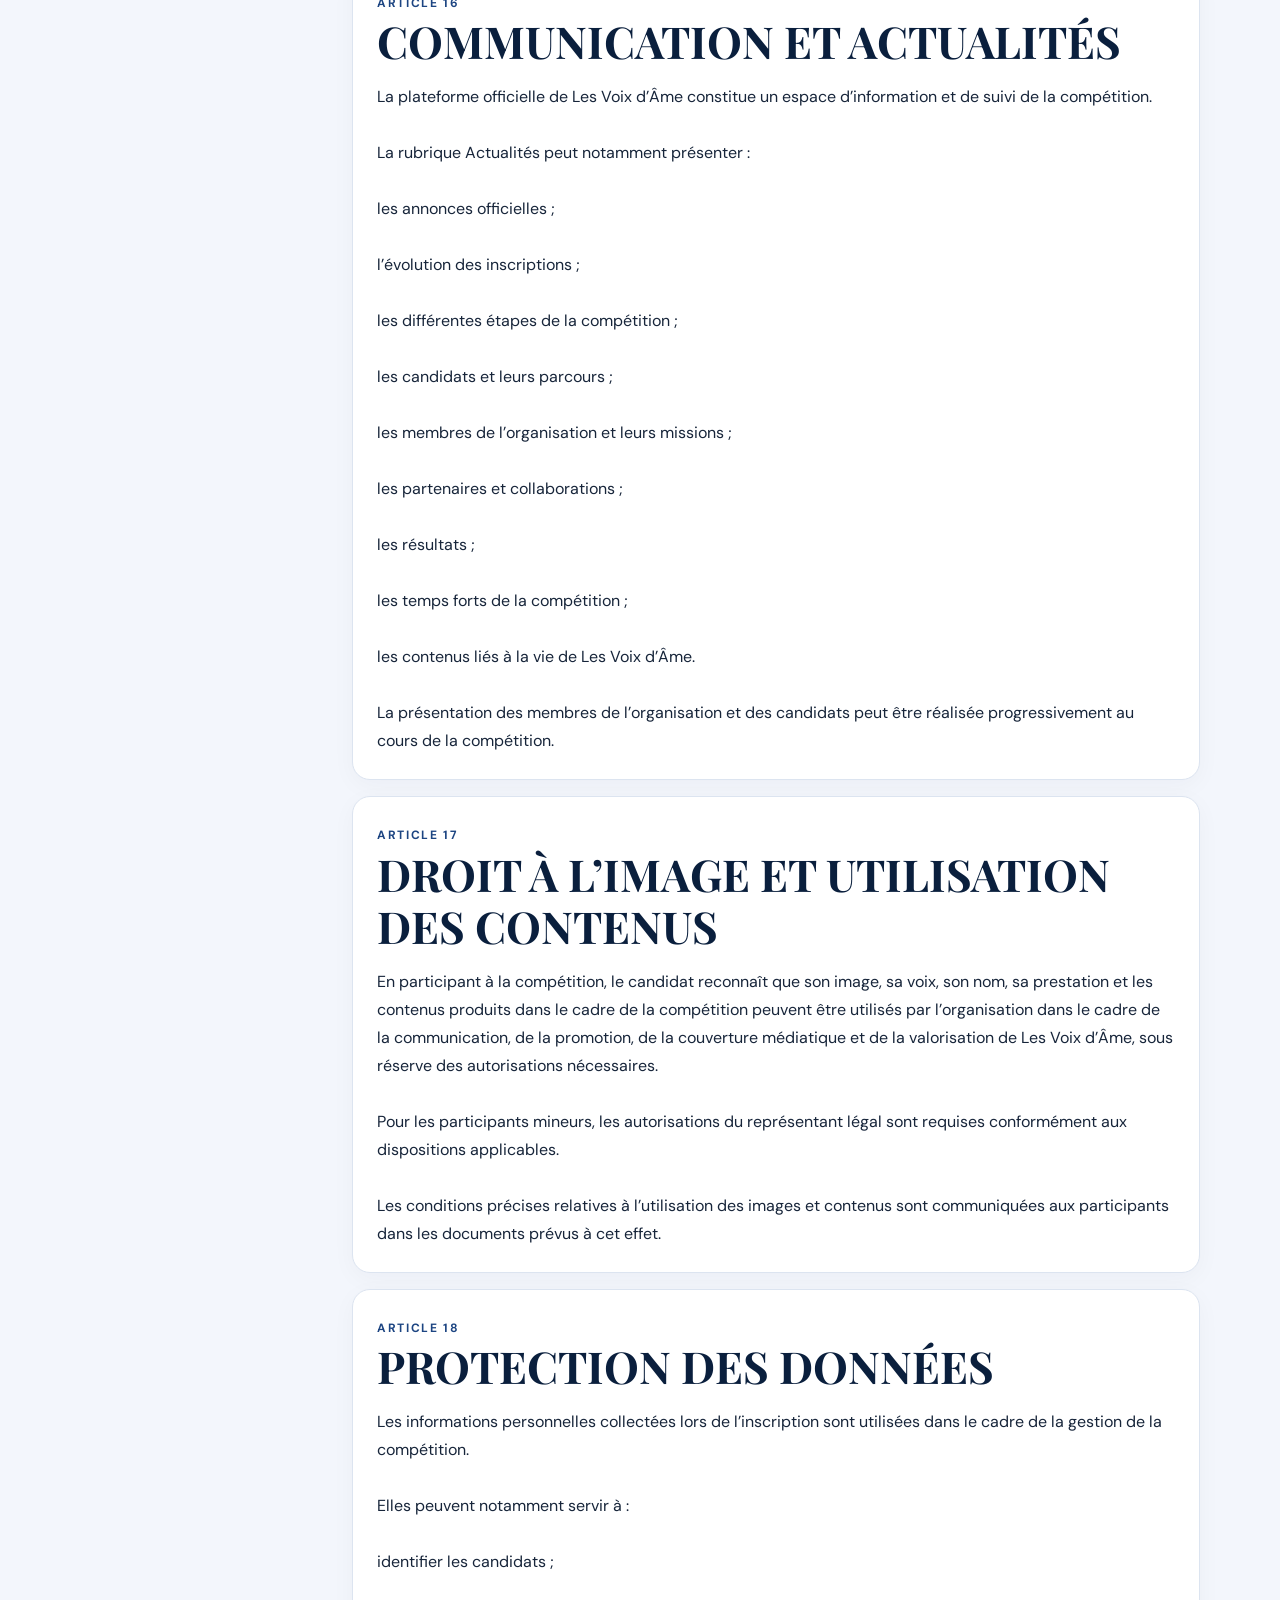
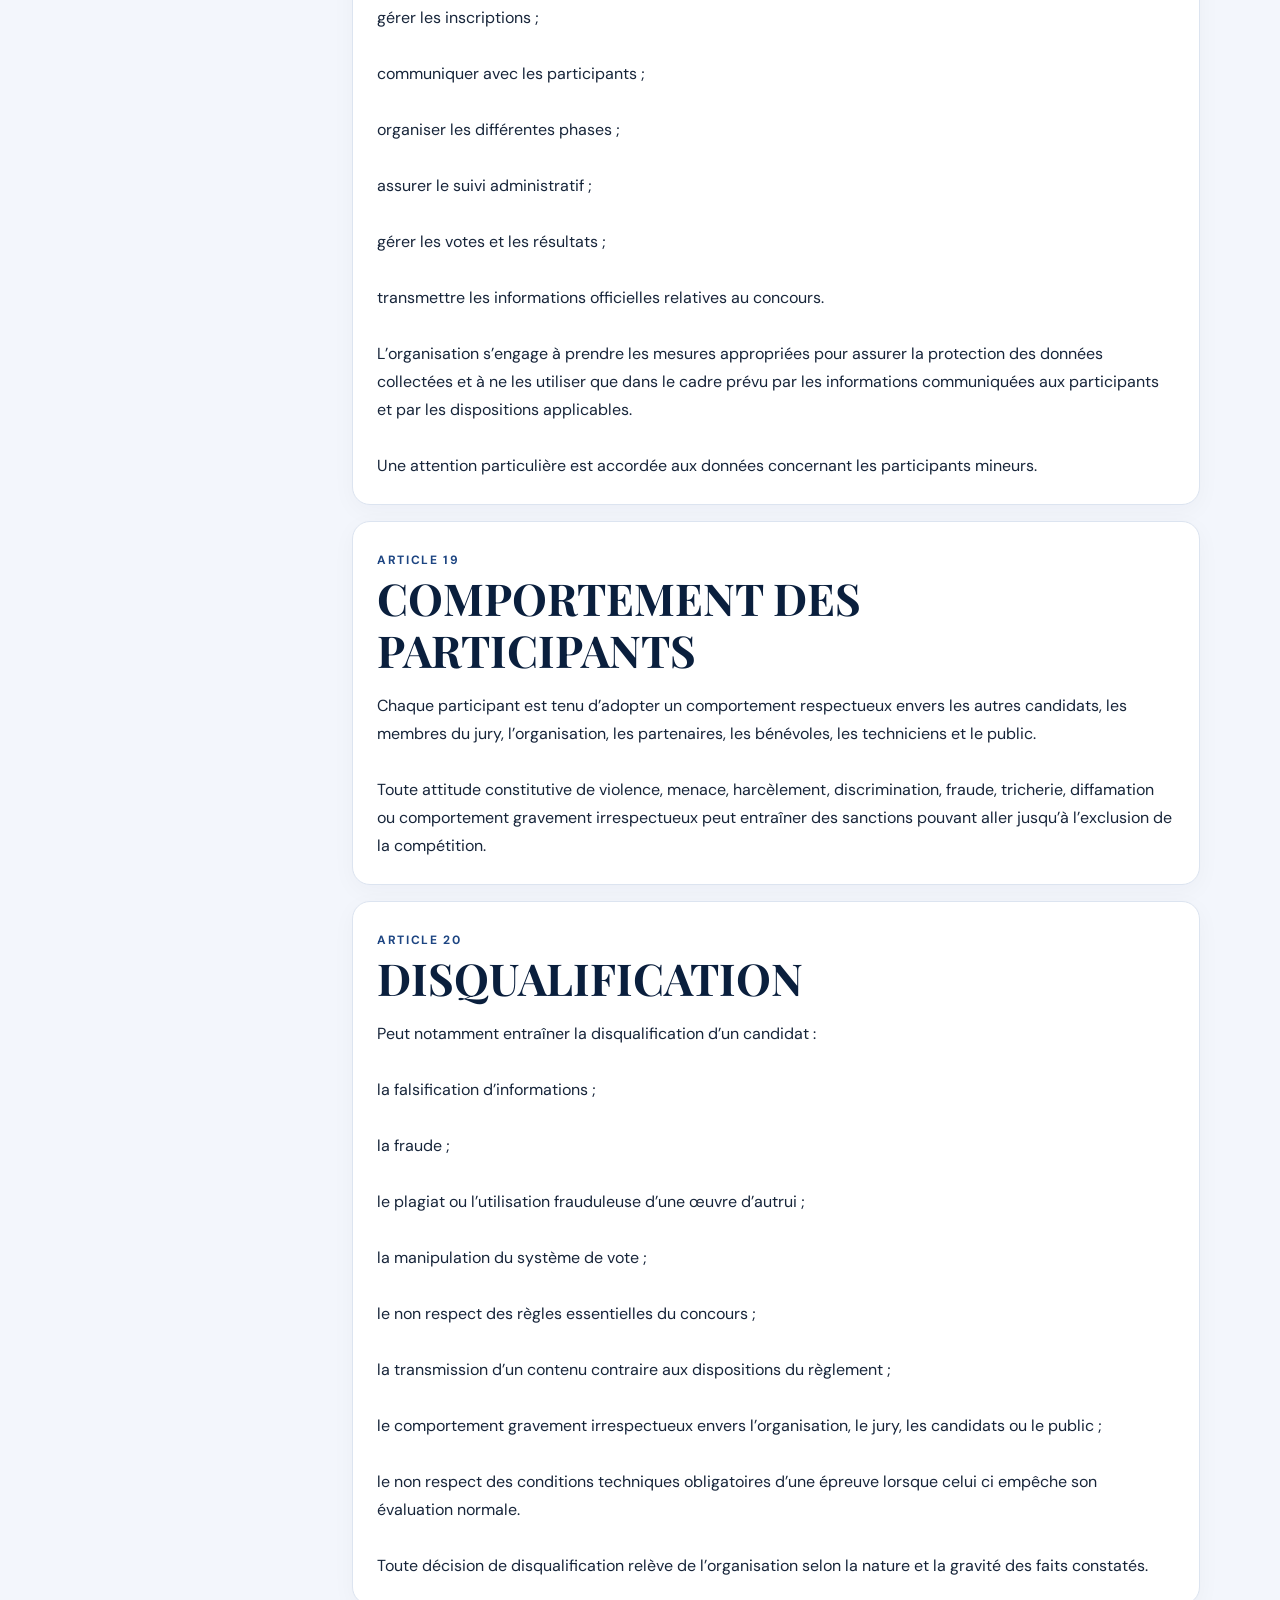
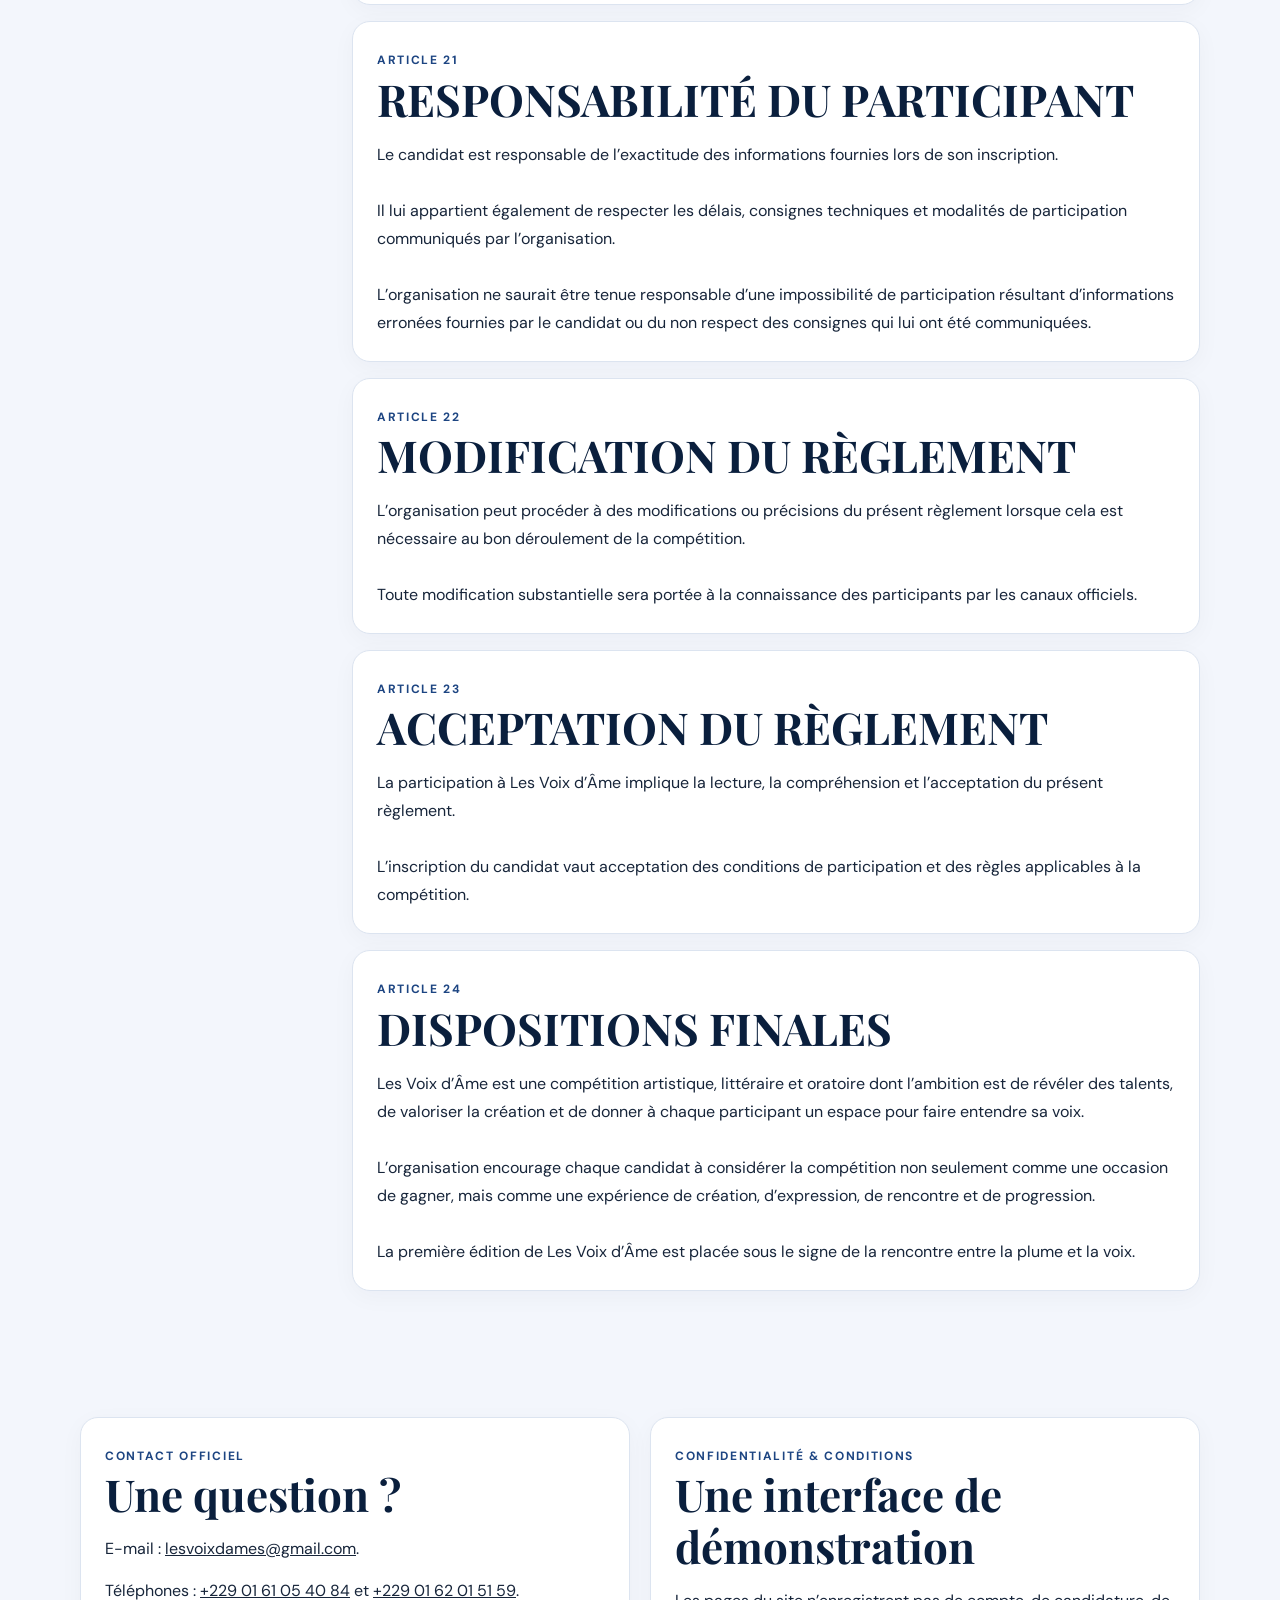
<file: informations.html>
<!doctype html>
<html lang="fr">
<head>
  <meta charset="utf-8">
  <meta name="viewport" content="width=device-width, initial-scale=1">
  <meta name="description" content="Consultez le règlement officiel et les informations pratiques des Voix d’Âme.">
  <title>Règlement officiel et informations — Les Voix d’Âme</title>
  <link rel="preconnect" href="https://fonts.googleapis.com">
  <link rel="preconnect" href="https://fonts.gstatic.com" crossorigin>
  <link href="https://fonts.googleapis.com/css2?family=DM+Sans:wght@400;500;600;700&family=Playfair+Display:wght@500;600;700&display=swap" rel="stylesheet">
  <link rel="stylesheet" href="css/variables.css">
  <link rel="stylesheet" href="css/global.css">
</head>
<body>
  <a class="skip-link" href="#contenu">Aller au contenu</a>
  <header class="site-header">
    <div class="nav-wrap">
      <a class="brand" href="index.html"><span class="brand-mark" aria-hidden="true">V</span><span>Les Voix d’Âme<small>UNE PLUME. UNE VOIX. UN IMPACT.</small></span></a>
      <button class="menu-toggle" type="button" aria-expanded="false" aria-controls="navigation">Menu</button>
      <nav class="main-nav" id="navigation" aria-label="Navigation principale">
        <a href="index.html">Accueil</a>
        <a href="concours.html">Le concours</a>
        <a href="candidats.html">Candidats</a>
        <a href="vote.html">Voter</a>
        <a href="#reglement" aria-current="page">Règlement officiel</a>
        <a href="auth.html">Inscription</a>
      </nav>
    </div>
  </header>

  <main id="contenu">
    <section class="hero">
      <div class="container">
        <span class="eyebrow">À lire avant de participer</span>
        <h1>Les règles du concours, en toute clarté.</h1>
        <p>Consultez le règlement intérieur officiel de la première édition de Les Voix d&#8217;Âme, présenté dans son intégralité en 24 articles.</p>
        <div class="button-row">
          <button class="btn btn-primary" type="button" id="download-regulation">Télécharger le règlement en PDF</button>
          <a class="btn btn-primary" href="#reglement">Lire les articles</a>
          <a class="btn btn-outline" href="auth.html">Préparer mon inscription</a>
        </div>
      </div>
    </section>

    <section class="section" id="reglement">
      <div class="container">
        <div class="notice notice-blue"><strong>Règlement intérieur officiel :</strong> les 24 articles ci-dessous reprennent le texte transmis par l’organisation.</div>
        <div class="regulation-layout">
          <nav class="regulation-nav card" aria-label="Sommaire du règlement"><h2>Sommaire</h2>
            <a href="#article-1">Article 1</a>
            <a href="#article-2">Article 2</a>
            <a href="#article-3">Article 3</a>
            <a href="#article-4">Article 4</a>
            <a href="#article-5">Article 5</a>
            <a href="#article-6">Article 6</a>
            <a href="#article-7">Article 7</a>
            <a href="#article-8">Article 8</a>
            <a href="#article-9">Article 9</a>
            <a href="#article-10">Article 10</a>
            <a href="#article-11">Article 11</a>
            <a href="#article-12">Article 12</a>
            <a href="#article-13">Article 13</a>
            <a href="#article-14">Article 14</a>
            <a href="#article-15">Article 15</a>
            <a href="#article-16">Article 16</a>
            <a href="#article-17">Article 17</a>
            <a href="#article-18">Article 18</a>
            <a href="#article-19">Article 19</a>
            <a href="#article-20">Article 20</a>
            <a href="#article-21">Article 21</a>
            <a href="#article-22">Article 22</a>
            <a href="#article-23">Article 23</a>
            <a href="#article-24">Article 24</a>
          </nav>
          <div class="regulation-articles">
            <article class="card regulation-article" id="article-1"><span class="eyebrow">Article 1</span><h2>OBJET DU CONCOURS</h2><div class="regulation-text">Les Voix d’&#194;me a pour objectif de promouvoir la po&#233;sie, l’&#233;criture, la ma&#238;trise de la langue, l’expression orale et l’art de transmettre un texte devant un public.

La comp&#233;tition vise notamment &#224; :

valoriser les talents litt&#233;raires et oratoires ;

encourager la cr&#233;ation po&#233;tique ;

d&#233;velopper la ma&#238;trise de la langue fran&#231;aise ;

favoriser l’expression personnelle et la cr&#233;ativit&#233; ;

d&#233;velopper la confiance, la pr&#233;sence sc&#233;nique et la capacit&#233; de transmission ;

offrir une v&#233;ritable exp&#233;rience de formation et de progression aux participants ;

mettre en lumi&#232;re de nouvelles voix et de nouvelles plumes.</div></article>
            <article class="card regulation-article" id="article-2"><span class="eyebrow">Article 2</span><h2>CAT&#201;GORIES</h2><div class="regulation-text">La comp&#233;tition est organis&#233;e en deux cat&#233;gories.

Cat&#233;gorie Junior

Elle est ouverte aux participants &#226;g&#233;s de 12 &#224; 18 ans.

Cette cat&#233;gorie met particuli&#232;rement l’accent sur la cr&#233;ativit&#233;, l’expression personnelle, la qualit&#233; de l’&#233;criture, la ma&#238;trise progressive de la langue et la capacit&#233; &#224; porter un texte devant un public.

Cat&#233;gorie Senior

Elle est ouverte aux participants &#226;g&#233;s de 19 &#224; 30 ans.

Cette cat&#233;gorie demande une ma&#238;trise plus approfondie de l’&#233;criture, de la construction po&#233;tique, de l’expression orale, de l’interpr&#233;tation et de la pr&#233;sence sc&#233;nique.

Les attentes techniques et artistiques du jury peuvent &#234;tre adapt&#233;es &#224; la cat&#233;gorie d’&#226;ge du candidat.</div></article>
            <article class="card regulation-article" id="article-3"><span class="eyebrow">Article 3</span><h2>CONDITIONS DE PARTICIPATION</h2><div class="regulation-text">Toute personne remplissant les conditions d’&#226;ge correspondant &#224; l’une des cat&#233;gories peut participer &#224; la comp&#233;tition, sous r&#233;serve du respect du pr&#233;sent r&#232;glement.

Le candidat doit fournir des informations exactes lors de son inscription.

Pour les candidats mineurs, les autorisations requises du parent ou du repr&#233;sentant l&#233;gal devront &#234;tre fournies conform&#233;ment aux dispositions pr&#233;vues par l’organisation.

La participation au concours implique l’acceptation pleine et enti&#232;re du pr&#233;sent r&#232;glement.</div></article>
            <article class="card regulation-article" id="article-4"><span class="eyebrow">Article 4</span><h2>INSCRIPTION</h2><div class="regulation-text">L’inscription s’effectue exclusivement par l’interm&#233;diaire de la plateforme officielle de Les Voix d’&#194;me.

Les frais d’inscription sont fix&#233;s &#224; :

2 500 FCFA par candidat.

Lors de son inscription, le candidat renseigne notamment :

son nom ;

son ou ses pr&#233;noms ;

sa profession ou son &#233;tablissement d’origine ;

son num&#233;ro de t&#233;l&#233;phone principal ;

un second num&#233;ro de t&#233;l&#233;phone, lorsque cela est possible ;

toute autre information demand&#233;e par la plateforme.

Le paiement des frais d’inscription s’effectue directement sur la plateforme.

Apr&#232;s validation du paiement et de l’inscription, le candidat est automatiquement redirig&#233; vers le canal WhatsApp officiel pr&#233;vu pour les participants.</div></article>
            <article class="card regulation-article" id="article-5"><span class="eyebrow">Article 5</span><h2>&#201;PREUVE DE PR&#201;S&#201;LECTION</h2><div class="regulation-text">Dans un d&#233;lai maximum de 48 heures apr&#232;s son inscription et son int&#233;gration au dispositif officiel de communication, le candidat doit transmettre une vid&#233;o de pr&#233;sentation oratoire.

La vid&#233;o doit avoir une dur&#233;e comprise entre :

1 minute 30 secondes minimum et 2 minutes maximum.

Le candidat doit y interpr&#233;ter un texte qu’il a personnellement &#233;crit et compos&#233;.

Le th&#232;me g&#233;n&#233;ral impos&#233; pour cette &#233;tape est :

L’&#201;DUCATION.

Le candidat est libre de choisir le sous th&#232;me qui correspond &#224; sa sensibilit&#233; et &#224; son inspiration.

Il peut notamment aborder la jeunesse, l’&#233;cole, la transmission des connaissances, l’apprentissage, la formation, l’acc&#232;s &#224; l’&#233;ducation, la citoyennet&#233;, les difficult&#233;s li&#233;es &#224; l’&#233;ducation ou toute autre probl&#233;matique pertinente en lien avec le th&#232;me g&#233;n&#233;ral.

Le texte pr&#233;sent&#233; doit &#234;tre une cr&#233;ation personnelle du candidat.

La vid&#233;o est envoy&#233;e au num&#233;ro officiel indiqu&#233; par l’organisation :

+229 01 61 05 40 84

Elle ne doit pas &#234;tre consid&#233;r&#233;e comme une publication dans le groupe WhatsApp. Le groupe sert principalement &#224; la communication officielle, &#224; la transmission des consignes et au suivi des participants.</div></article>
            <article class="card regulation-article" id="article-6"><span class="eyebrow">Article 6</span><h2>ORIGINALIT&#201; DES TEXTES</h2><div class="regulation-text">Chaque candidat garantit &#234;tre l’auteur du texte pr&#233;sent&#233; dans le cadre du concours.

Toute œuvre reproduite int&#233;gralement ou substantiellement &#224; partir d’un texte appartenant &#224; un tiers, sans autorisation ou attribution appropri&#233;e, peut entra&#238;ner la disqualification du candidat.

L’organisation se r&#233;serve le droit de demander au candidat toute pr&#233;cision ou tout &#233;l&#233;ment permettant de v&#233;rifier l’originalit&#233; de son œuvre.</div></article>
            <article class="card regulation-article" id="article-7"><span class="eyebrow">Article 7</span><h2>D&#201;ROULEMENT DE LA COMP&#201;TITION</h2><div class="regulation-text">La comp&#233;tition se d&#233;roule progressivement &#224; travers plusieurs &#233;tapes.

Les principales dates de la premi&#232;re &#233;dition sont les suivantes :

Cl&#244;ture des inscriptions : jeudi 31 d&#233;cembre 2026 &#224; 23h59

Publication des r&#233;sultats de la s&#233;lection : vendredi 8 janvier 2027 &#224; 10h00

Premi&#232;re phase en pr&#233;sentiel : samedi 23 janvier 2027 &#224; 16h00

Deuxi&#232;me phase en pr&#233;sentiel : samedi 6 f&#233;vrier 2027 &#224; 16h00

Grande Finale : samedi 20 f&#233;vrier 2027 &#224; 16h00

L’organisation se r&#233;serve la possibilit&#233; d’apporter des ajustements pratiques au calendrier lorsque des circonstances particuli&#232;res l’exigent. Toute modification importante sera communiqu&#233;e par les canaux officiels.</div></article>
            <article class="card regulation-article" id="article-8"><span class="eyebrow">Article 8</span><h2>&#201;VALUATION DES CANDIDATS</h2><div class="regulation-text">L’&#233;valuation des candidats repose sur deux dimensions compl&#233;mentaires :

LA PLUME

et

LA VOIX

La plume repr&#233;sente la qualit&#233; du texte, la ma&#238;trise de la langue, la cr&#233;ativit&#233; et la construction po&#233;tique.

La voix repr&#233;sente la mani&#232;re dont le candidat transforme son texte en parole et le transmet au public.

8.1 &#201;valuation de la plume

Le jury porte notamment son attention sur :

la compr&#233;hension et la pertinence du th&#232;me ;

la ma&#238;trise de l’orthographe, de la grammaire, de la conjugaison et de la syntaxe ;

la qualit&#233; du vocabulaire et des expressions ;

la richesse du langage ;

l’utilisation pertinente des figures de style et proc&#233;d&#233;s po&#233;tiques ;

la qualit&#233; des images et de l’&#233;vocation ;

l’originalit&#233; et la cr&#233;ativit&#233; ;

la profondeur et la pertinence du propos ;

la construction, la coh&#233;rence et la progression du texte ;

la qualit&#233; po&#233;tique g&#233;n&#233;rale du texte.

8.2 &#201;valuation de la voix

Le jury porte notamment son attention sur :

la diction ;

l’articulation ;

la ma&#238;trise de la respiration ;

la projection et le volume de la voix ;

l’intonation et la modulation ;

le rythme de la prise de parole ;

la ma&#238;trise des pauses et des silences ;

l’expression et l’interpr&#233;tation ;

le regard et la connexion avec le public ;

la pr&#233;sence sc&#233;nique et les gestes ;

la conviction ;

la capacit&#233; &#224; transmettre une &#233;motion et un message ;

l’impact g&#233;n&#233;ral de la prestation ;

la ma&#238;trise du temps imparti.</div></article>
            <article class="card regulation-article" id="article-9"><span class="eyebrow">Article 9</span><h2>GRILLE DE NOTATION DU JURY</h2><div class="regulation-text">La grille de notation du jury est &#233;tablie sur un total de :

80 POINTS

Ces 80 points correspondent exclusivement &#224; l’&#233;valuation artistique et technique r&#233;alis&#233;e par le jury.

Le jury appr&#233;cie ainsi la qualit&#233; de la plume et la ma&#238;trise de la voix du candidat selon les crit&#232;res d&#233;finis par l’organisation.

Le d&#233;tail de la r&#233;partition des points entre les diff&#233;rents crit&#232;res peut &#234;tre pr&#233;cis&#233; dans la grille officielle remise aux membres du jury et dans les documents techniques de la comp&#233;tition.</div></article>
            <article class="card regulation-article" id="article-10"><span class="eyebrow">Article 10</span><h2>VOTE DU PUBLIC ET BILLETTERIE</h2><div class="regulation-text">&#192; partir des phases pr&#233;vues par l’organisation, notamment &#224; compter des quarts de finale, un dispositif de participation du public est int&#233;gr&#233; &#224; la comp&#233;tition.

Le public peut contribuer &#224; la comp&#233;tition &#224; travers le syst&#232;me de vote mis en place sur la plateforme officielle.

La participation du public constitue une composante distincte de l’&#233;valuation du jury.

La part attribu&#233;e au public s’inscrit dans le compl&#233;ment des 80 points attribu&#233;s par le jury.

Ainsi, la pond&#233;ration globale retenue pour la comp&#233;tition est organis&#233;e sur une base de :

80 points pour l’&#233;valuation du jury

20 points pour la composante publique

soit :

100 points au total.

Les modalit&#233;s pr&#233;cises de calcul, de comptabilisation, de validation et de conversion des votes en points seront communiqu&#233;es dans les dispositions techniques relatives au vote.

La billetterie destin&#233;e &#224; l’acc&#232;s aux diff&#233;rentes phases publiques de la comp&#233;tition est &#233;galement organis&#233;e s&#233;par&#233;ment du vote.

L’achat d’un billet ne constitue pas automatiquement un vote et un vote ne constitue pas automatiquement un billet d’acc&#232;s &#224; un &#233;v&#233;nement.

Les conditions d’acc&#232;s, tarifs, p&#233;riodes de vente et modalit&#233;s d’utilisation des billets sont communiqu&#233;s par l’organisation.</div></article>
            <article class="card regulation-article" id="article-11"><span class="eyebrow">Article 11</span><h2>JURY</h2><div class="regulation-text">Les candidats sont &#233;valu&#233;s par un jury constitu&#233; par l’organisation.

Les membres du jury sont s&#233;lectionn&#233;s en fonction de leurs comp&#233;tences, de leur exp&#233;rience et de leur capacit&#233; &#224; appr&#233;cier la qualit&#233; litt&#233;raire, po&#233;tique et oratoire des prestations.

Le jury est tenu &#224; l’impartialit&#233; et &#224; la confidentialit&#233; des d&#233;lib&#233;rations.

Les d&#233;cisions du jury sont prises dans le respect des crit&#232;res &#233;tablis par le pr&#233;sent r&#232;glement et par les documents techniques de la comp&#233;tition.

Les d&#233;lib&#233;rations internes du jury ne sont pas publiques.</div></article>
            <article class="card regulation-article" id="article-12"><span class="eyebrow">Article 12</span><h2>&#201;GALIT&#201; DE TRAITEMENT</h2><div class="regulation-text">Tous les candidats sont soumis aux m&#234;mes principes g&#233;n&#233;raux d’&#233;valuation.

Toute diff&#233;rence de traitement entre les cat&#233;gories Junior et Senior doit &#234;tre li&#233;e &#224; l’&#226;ge du candidat et au niveau d’exigence attendu dans sa cat&#233;gorie.

Aucun candidat ne peut &#234;tre favoris&#233; ou d&#233;favoris&#233; en raison de son origine, de son &#233;tablissement, de son statut social, de son apparence, de ses opinions ou de tout autre &#233;l&#233;ment &#233;tranger &#224; sa prestation artistique et aux crit&#232;res officiels de la comp&#233;tition.</div></article>
            <article class="card regulation-article" id="article-13"><span class="eyebrow">Article 13</span><h2>PROGRESSION ET ACCOMPAGNEMENT</h2><div class="regulation-text">Les Voix d’&#194;me ne se limite pas &#224; une logique de classement.

La comp&#233;tition constitue &#233;galement un espace de d&#233;couverte, d’apprentissage et de progression.

L’organisation peut proposer, au cours de la comp&#233;tition, des conseils, orientations, rencontres, ateliers, contenus p&#233;dagogiques ou interventions destin&#233;s &#224; permettre aux candidats de d&#233;velopper leur &#233;criture, leur expression orale et leur pr&#233;sence sc&#233;nique.

Ces activit&#233;s peuvent &#233;voluer en fonction des ressources, des partenaires et des besoins identifi&#233;s au cours de la comp&#233;tition.</div></article>
            <article class="card regulation-article" id="article-14"><span class="eyebrow">Article 14</span><h2>R&#201;COMPENSES</h2><div class="regulation-text">&#192; l’issue de la comp&#233;tition, des distinctions sont attribu&#233;es aux candidats selon les cat&#233;gories et les r&#233;sultats d&#233;finitifs.

Les principales distinctions comprennent notamment :

Grand Prix Junior de Les Voix d’&#194;me

Grand Prix Senior de Les Voix d’&#194;me

D’autres lots, distinctions ou r&#233;compenses peuvent &#234;tre attribu&#233;s par l’organisation et ses partenaires.

La nature et la valeur des r&#233;compenses sont communiqu&#233;es officiellement par l’organisation lorsqu’elles sont d&#233;finitivement arr&#234;t&#233;es.</div></article>
            <article class="card regulation-article" id="article-15"><span class="eyebrow">Article 15</span><h2>PARTENAIRES ET SPONSORS</h2><div class="regulation-text">Les Voix d’&#194;me peut &#234;tre soutenu par des partenaires, sponsors, institutions, entreprises, associations, &#233;tablissements &#233;ducatifs, m&#233;dias et autres structures souhaitant contribuer au d&#233;veloppement de la comp&#233;tition.

Les contributions peuvent notamment prendre la forme d’un soutien financier, mat&#233;riel, technique, logistique, m&#233;diatique, communicationnel ou institutionnel.

Les partenaires peuvent &#233;galement contribuer directement aux r&#233;compenses ou &#224; l’accompagnement des candidats.

Toute structure souhaitant devenir partenaire ou sponsor de la comp&#233;tition peut prendre contact avec l’organisation par les coordonn&#233;es officielles communiqu&#233;es sur la plateforme.</div></article>
            <article class="card regulation-article" id="article-16"><span class="eyebrow">Article 16</span><h2>COMMUNICATION ET ACTUALIT&#201;S</h2><div class="regulation-text">La plateforme officielle de Les Voix d’&#194;me constitue un espace d’information et de suivi de la comp&#233;tition.

La rubrique Actualit&#233;s peut notamment pr&#233;senter :

les annonces officielles ;

l’&#233;volution des inscriptions ;

les diff&#233;rentes &#233;tapes de la comp&#233;tition ;

les candidats et leurs parcours ;

les membres de l’organisation et leurs missions ;

les partenaires et collaborations ;

les r&#233;sultats ;

les temps forts de la comp&#233;tition ;

les contenus li&#233;s &#224; la vie de Les Voix d’&#194;me.

La pr&#233;sentation des membres de l’organisation et des candidats peut &#234;tre r&#233;alis&#233;e progressivement au cours de la comp&#233;tition.</div></article>
            <article class="card regulation-article" id="article-17"><span class="eyebrow">Article 17</span><h2>DROIT &#192; L’IMAGE ET UTILISATION DES CONTENUS</h2><div class="regulation-text">En participant &#224; la comp&#233;tition, le candidat reconna&#238;t que son image, sa voix, son nom, sa prestation et les contenus produits dans le cadre de la comp&#233;tition peuvent &#234;tre utilis&#233;s par l’organisation dans le cadre de la communication, de la promotion, de la couverture m&#233;diatique et de la valorisation de Les Voix d’&#194;me, sous r&#233;serve des autorisations n&#233;cessaires.

Pour les participants mineurs, les autorisations du repr&#233;sentant l&#233;gal sont requises conform&#233;ment aux dispositions applicables.

Les conditions pr&#233;cises relatives &#224; l’utilisation des images et contenus sont communiqu&#233;es aux participants dans les documents pr&#233;vus &#224; cet effet.</div></article>
            <article class="card regulation-article" id="article-18"><span class="eyebrow">Article 18</span><h2>PROTECTION DES DONN&#201;ES</h2><div class="regulation-text">Les informations personnelles collect&#233;es lors de l’inscription sont utilis&#233;es dans le cadre de la gestion de la comp&#233;tition.

Elles peuvent notamment servir &#224; :

identifier les candidats ;

g&#233;rer les inscriptions ;

communiquer avec les participants ;

organiser les diff&#233;rentes phases ;

assurer le suivi administratif ;

g&#233;rer les votes et les r&#233;sultats ;

transmettre les informations officielles relatives au concours.

L’organisation s’engage &#224; prendre les mesures appropri&#233;es pour assurer la protection des donn&#233;es collect&#233;es et &#224; ne les utiliser que dans le cadre pr&#233;vu par les informations communiqu&#233;es aux participants et par les dispositions applicables.

Une attention particuli&#232;re est accord&#233;e aux donn&#233;es concernant les participants mineurs.</div></article>
            <article class="card regulation-article" id="article-19"><span class="eyebrow">Article 19</span><h2>COMPORTEMENT DES PARTICIPANTS</h2><div class="regulation-text">Chaque participant est tenu d’adopter un comportement respectueux envers les autres candidats, les membres du jury, l’organisation, les partenaires, les b&#233;n&#233;voles, les techniciens et le public.

Toute attitude constitutive de violence, menace, harc&#232;lement, discrimination, fraude, tricherie, diffamation ou comportement gravement irrespectueux peut entra&#238;ner des sanctions pouvant aller jusqu’&#224; l’exclusion de la comp&#233;tition.</div></article>
            <article class="card regulation-article" id="article-20"><span class="eyebrow">Article 20</span><h2>DISQUALIFICATION</h2><div class="regulation-text">Peut notamment entra&#238;ner la disqualification d’un candidat :

la falsification d’informations ;

la fraude ;

le plagiat ou l’utilisation frauduleuse d’une œuvre d’autrui ;

la manipulation du syst&#232;me de vote ;

le non respect des r&#232;gles essentielles du concours ;

la transmission d’un contenu contraire aux dispositions du r&#232;glement ;

le comportement gravement irrespectueux envers l’organisation, le jury, les candidats ou le public ;

le non respect des conditions techniques obligatoires d’une &#233;preuve lorsque celui ci emp&#234;che son &#233;valuation normale.

Toute d&#233;cision de disqualification rel&#232;ve de l’organisation selon la nature et la gravit&#233; des faits constat&#233;s.</div></article>
            <article class="card regulation-article" id="article-21"><span class="eyebrow">Article 21</span><h2>RESPONSABILIT&#201; DU PARTICIPANT</h2><div class="regulation-text">Le candidat est responsable de l’exactitude des informations fournies lors de son inscription.

Il lui appartient &#233;galement de respecter les d&#233;lais, consignes techniques et modalit&#233;s de participation communiqu&#233;s par l’organisation.

L’organisation ne saurait &#234;tre tenue responsable d’une impossibilit&#233; de participation r&#233;sultant d’informations erron&#233;es fournies par le candidat ou du non respect des consignes qui lui ont &#233;t&#233; communiqu&#233;es.</div></article>
            <article class="card regulation-article" id="article-22"><span class="eyebrow">Article 22</span><h2>MODIFICATION DU R&#200;GLEMENT</h2><div class="regulation-text">L’organisation peut proc&#233;der &#224; des modifications ou pr&#233;cisions du pr&#233;sent r&#232;glement lorsque cela est n&#233;cessaire au bon d&#233;roulement de la comp&#233;tition.

Toute modification substantielle sera port&#233;e &#224; la connaissance des participants par les canaux officiels.</div></article>
            <article class="card regulation-article" id="article-23"><span class="eyebrow">Article 23</span><h2>ACCEPTATION DU R&#200;GLEMENT</h2><div class="regulation-text">La participation &#224; Les Voix d’&#194;me implique la lecture, la compr&#233;hension et l’acceptation du pr&#233;sent r&#232;glement.

L’inscription du candidat vaut acceptation des conditions de participation et des r&#232;gles applicables &#224; la comp&#233;tition.</div></article>
            <article class="card regulation-article" id="article-24"><span class="eyebrow">Article 24</span><h2>DISPOSITIONS FINALES</h2><div class="regulation-text">Les Voix d’&#194;me est une comp&#233;tition artistique, litt&#233;raire et oratoire dont l’ambition est de r&#233;v&#233;ler des talents, de valoriser la cr&#233;ation et de donner &#224; chaque participant un espace pour faire entendre sa voix.

L’organisation encourage chaque candidat &#224; consid&#233;rer la comp&#233;tition non seulement comme une occasion de gagner, mais comme une exp&#233;rience de cr&#233;ation, d’expression, de rencontre et de progression.

La premi&#232;re &#233;dition de Les Voix d’&#194;me est plac&#233;e sous le signe de la rencontre entre la plume et la voix.</div></article>
          </div>
        </div>
      </div>
    </section>
    <section class="section section-tight" id="contact">
      <div class="container grid-2">
        <article class="card">
          <span class="eyebrow">Contact officiel</span>
          <h2>Une question ?</h2>
          <p>E-mail : <a href="mailto:lesvoixdames@gmail.com">lesvoixdames@gmail.com</a>.</p>
          <p>Téléphones : <a href="tel:+2290161054084">+229 01 61 05 40 84</a> et <a href="tel:+2290162015159">+229 01 62 01 51 59</a>.</p>
          <p>Le numéro +229 01 61 05 40 84 est indiqué pour l’envoi des vidéos de présélection. Aucun lien de groupe WhatsApp n’a été communiqué.</p>
        </article>
        <article class="card" id="confidentialite">
          <span class="eyebrow">Confidentialité &amp; conditions</span>
          <h2>Une interface de démonstration</h2>
          <p>Les pages du site n’enregistrent pas de compte, de candidature, de paiement ou de vote. Les modalités complètes de traitement des données, les conditions d’utilisation, les règles d’annulation et la procédure de réclamation restent à définir avant la mise en service.</p>
        </article>
      </div>
    </section>

    <section class="section section-tight" id="faq">
      <div class="container">
        <div class="section-heading">
          <span class="eyebrow">Questions fréquentes</span>
          <h2>Les réponses essentielles, sans détour.</h2>
        </div>
        <div class="grid-2">
          <details class="card">
            <summary>Quelle est la durée de la vidéo d’audition ?</summary>
            <p>La vidéo de présélection dure de 1 minute 30 secondes à 2 minutes. Elle porte sur le thème général de l’éducation et un sous-thème libre, avec un texte écrit personnellement par le candidat.</p>
          </details>
          <details class="card">
            <summary>Quel est le coût annoncé de l’inscription ?</summary>
            <p>Les frais communiqués sont de 2 500 FCFA. Cette interface ne reçoit aucun paiement et ne confirme pas une inscription.</p>
          </details>
          <details class="card">
            <summary>Les phases en présentiel auront-elles lieu au même endroit ?</summary>
            <p>Les lieux ne sont pas indiqués. Les informations de lieu et d’accès devront être communiquées par l’organisation.</p>
          </details>
          <details class="card">
            <summary>Le vote et les achats de points sont-ils déjà actifs ?</summary>
            <p>Non. Les règles définitives et le backend de paiement ne sont pas connectés. Aucun achat ni vote réel n’est enregistré par le site.</p>
          </details>
        </div>
      </div>
    </section>
  </main>

  <footer class="site-footer">
    <div class="container">
      <div class="footer-grid">
        <div><h2>Les Voix d’Âme</h2><p>Une plume. Une voix. Un impact.</p></div>
        <div><h3>Explorer</h3><div class="footer-links"><a href="index.html">Accueil</a><a href="concours.html">Le concours</a><a href="candidats.html">Candidats</a><a href="vote.html">Vote</a></div></div>
        <div><h3>Informations</h3><div class="footer-links"><a href="#reglement">Règlement officiel</a><a href="#confidentialite">Confidentialité</a><a href="#contact">Contact à confirmer</a><a href="auth.html">Inscription</a></div></div>
      </div><div class="footer-contact" aria-label="Coordonn&eacute;es officielles et r&eacute;seaux sociaux"><h3>Contact et r&eacute;seaux sociaux</h3><div class="footer-links"><a href="mailto:lesvoixdames@gmail.com">lesvoixdames@gmail.com</a><a href="tel:+2290161054084">+229 01 61 05 40 84</a><a href="tel:+2290162015159">+229 01 62 01 51 59</a><span>Facebook · TikTok · Instagram · YouTube (liens &agrave; ajouter)</span></div></div><div class="footer-bottom">Règlement intérieur officiel — première édition.</div>
    </div>
  </footer>

  <script>
    document.querySelector("#download-regulation").addEventListener("click", () => window.print());
    const menuButton = document.querySelector(".menu-toggle");
    menuButton.addEventListener("click", () => {
      const isOpen = menuButton.getAttribute("aria-expanded") !== "true";
      menuButton.setAttribute("aria-expanded", String(isOpen));
      document.querySelector(".main-nav").classList.toggle("is-open", isOpen);
    });
  </script>
</body>
</html>
</file>
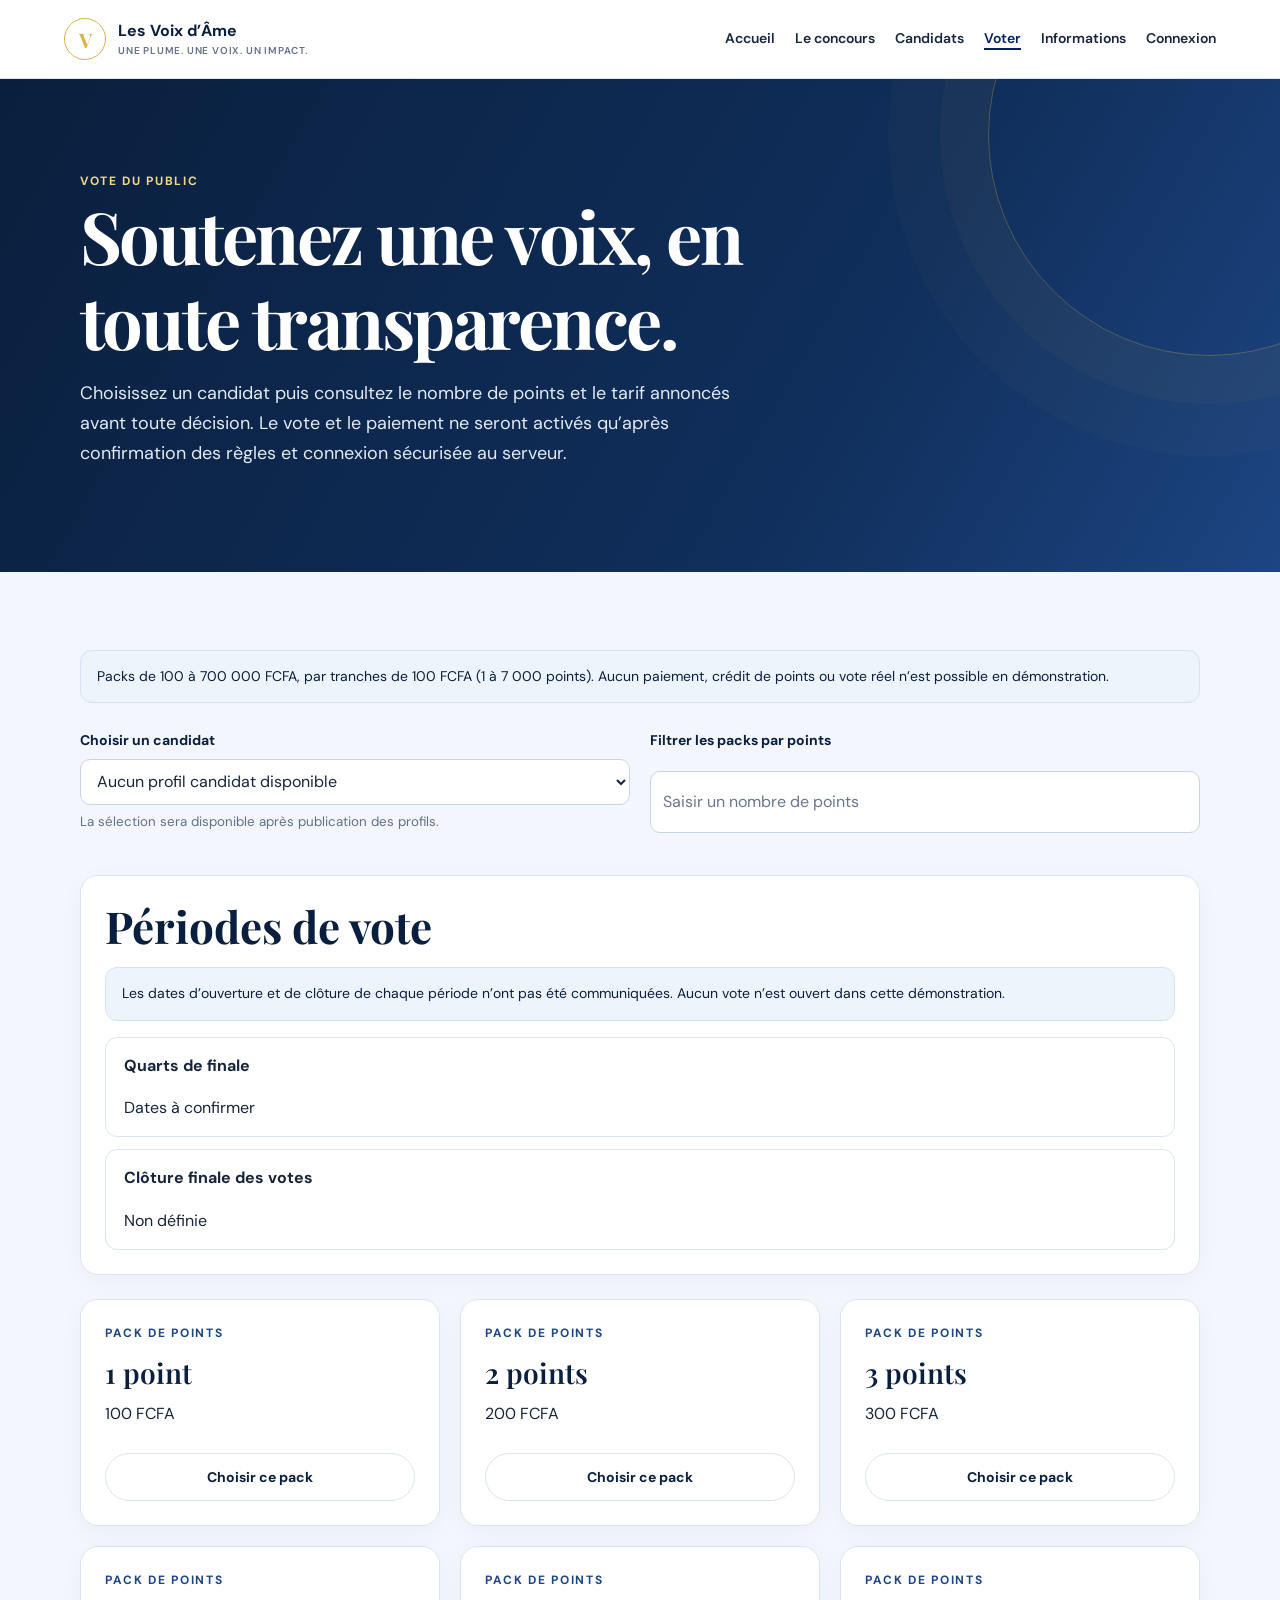
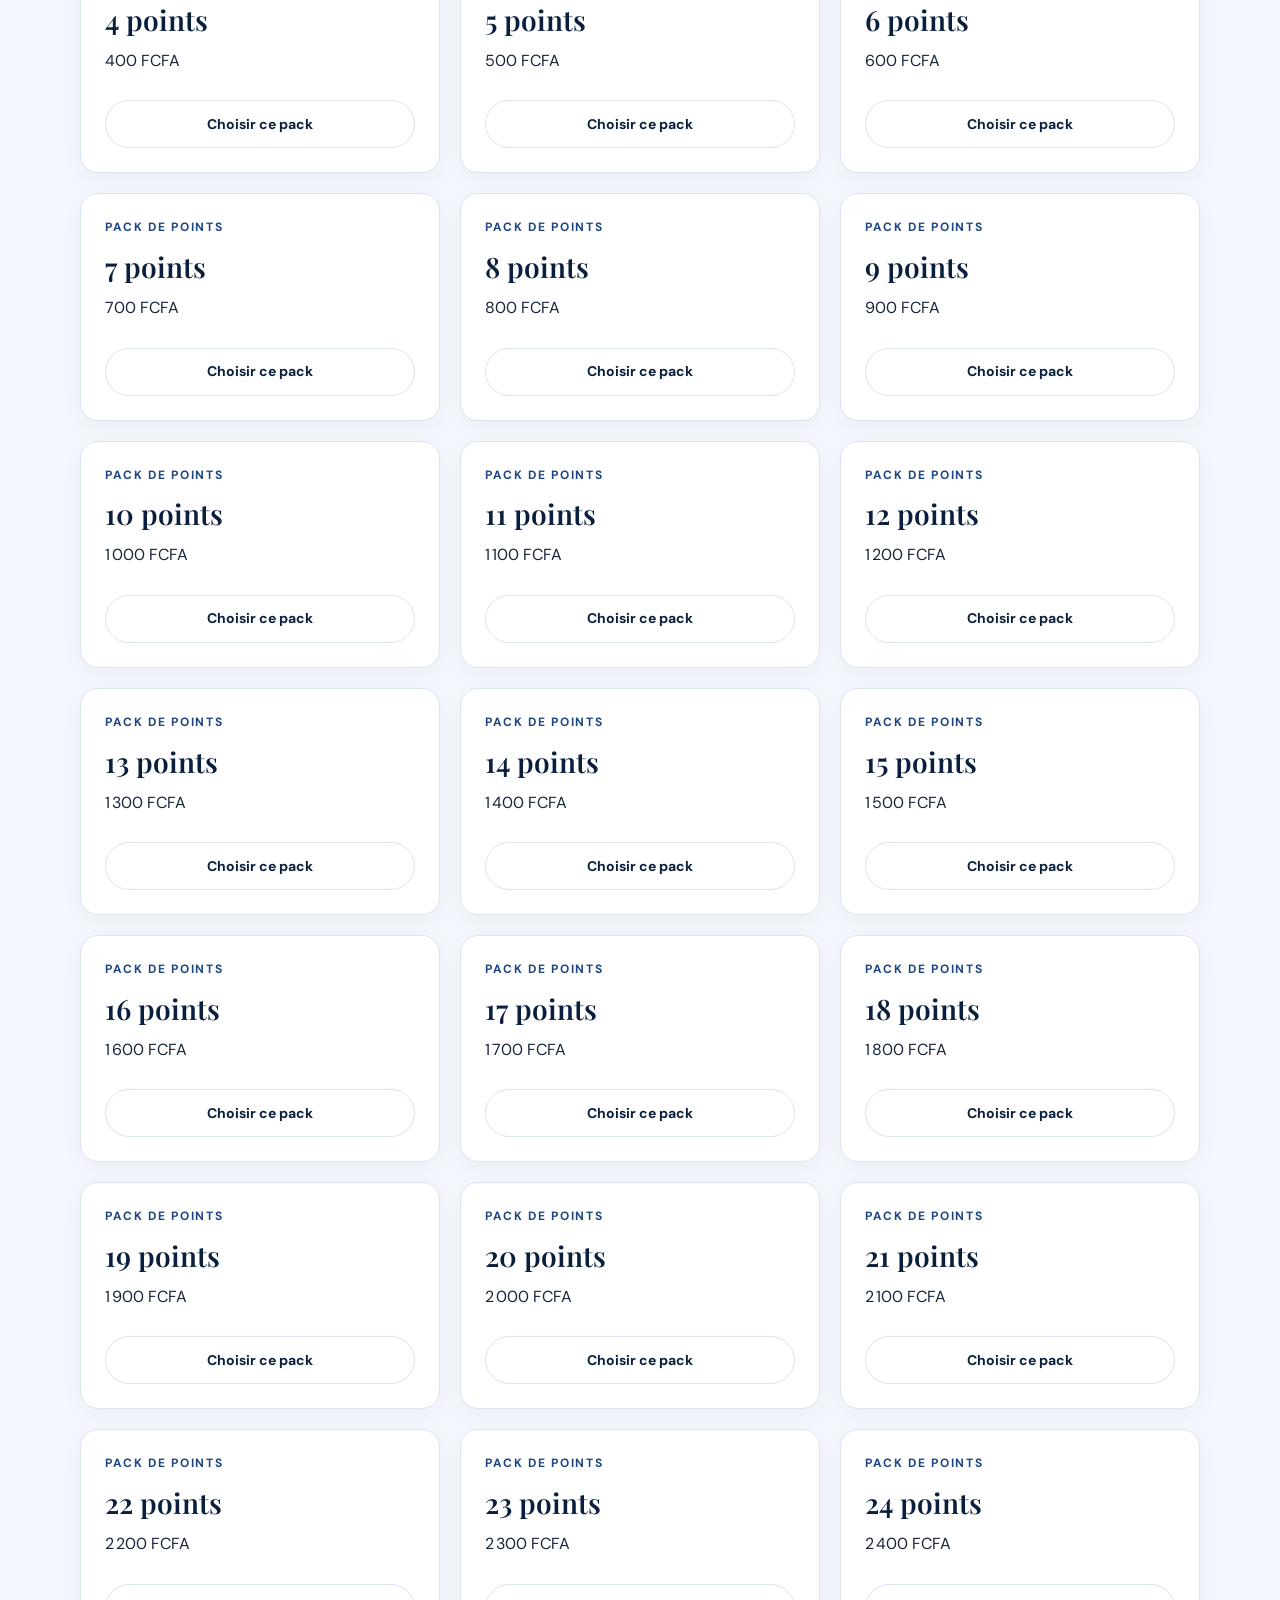
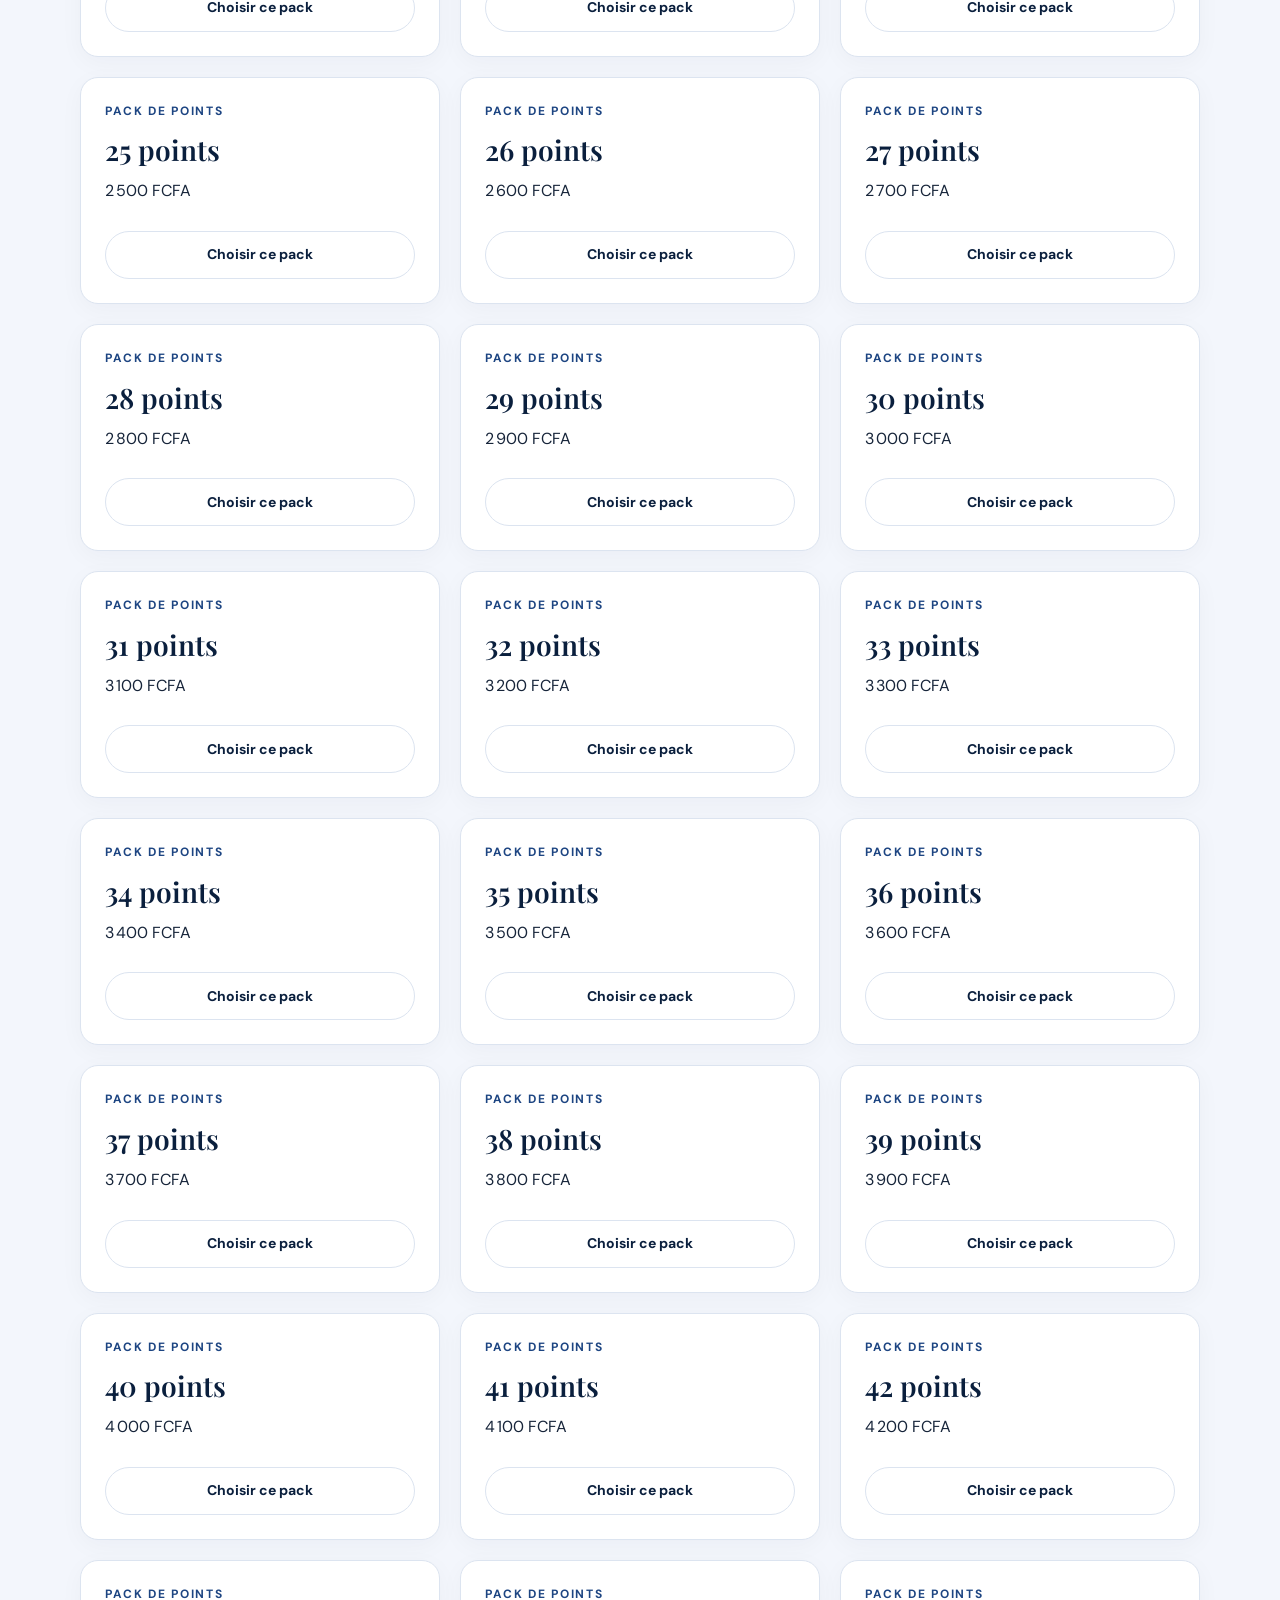
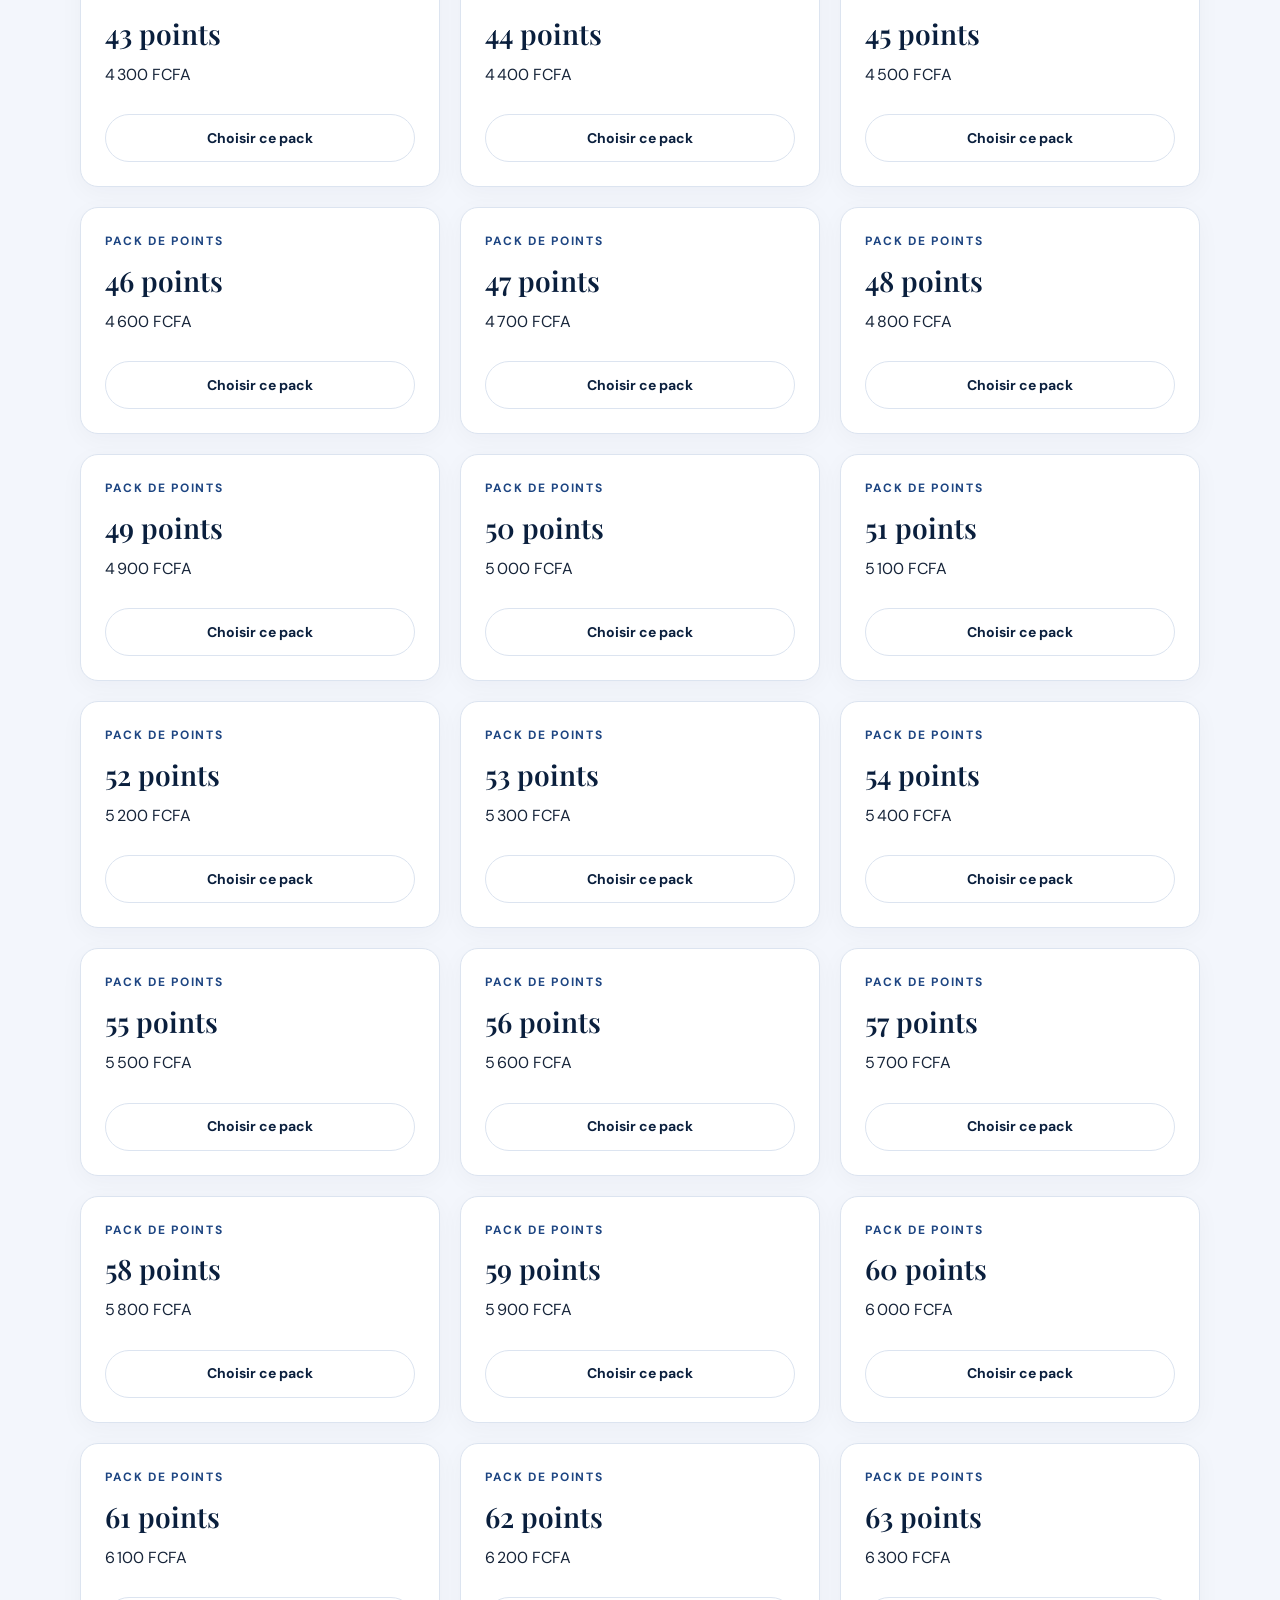
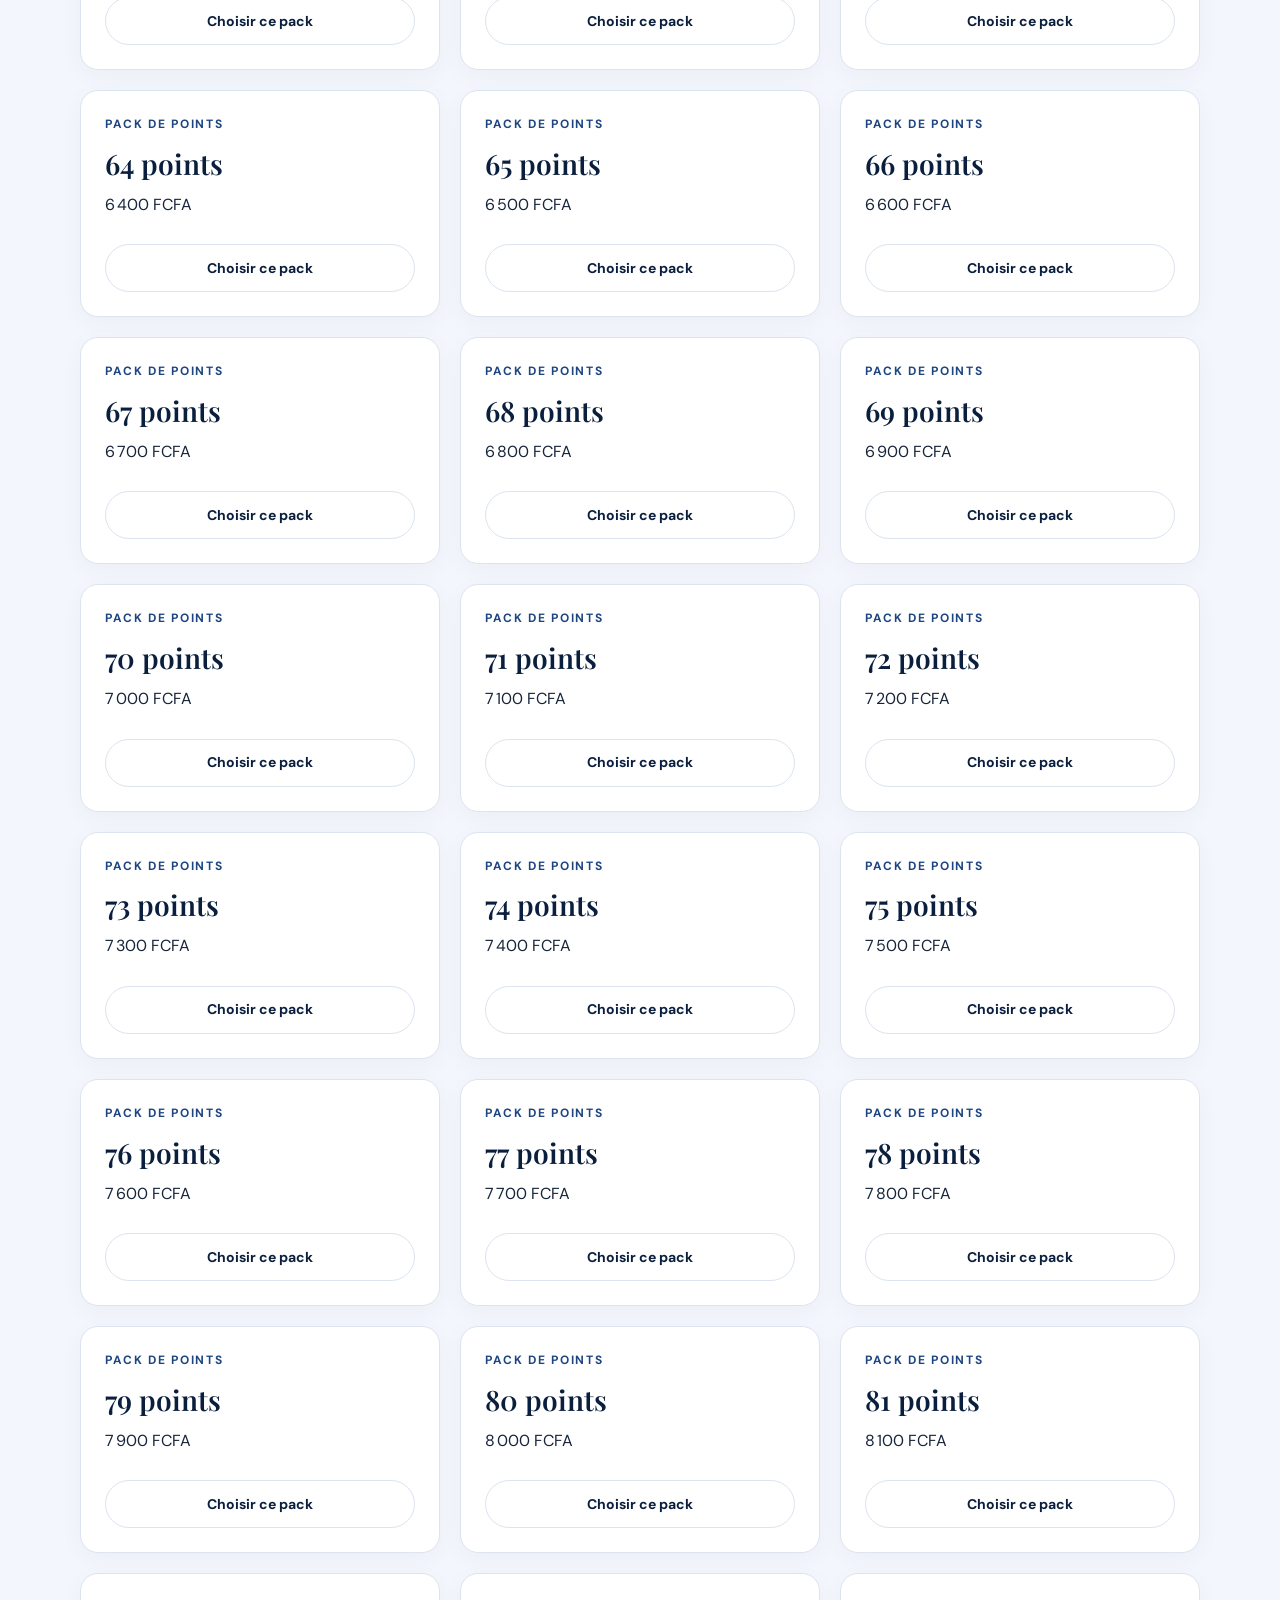
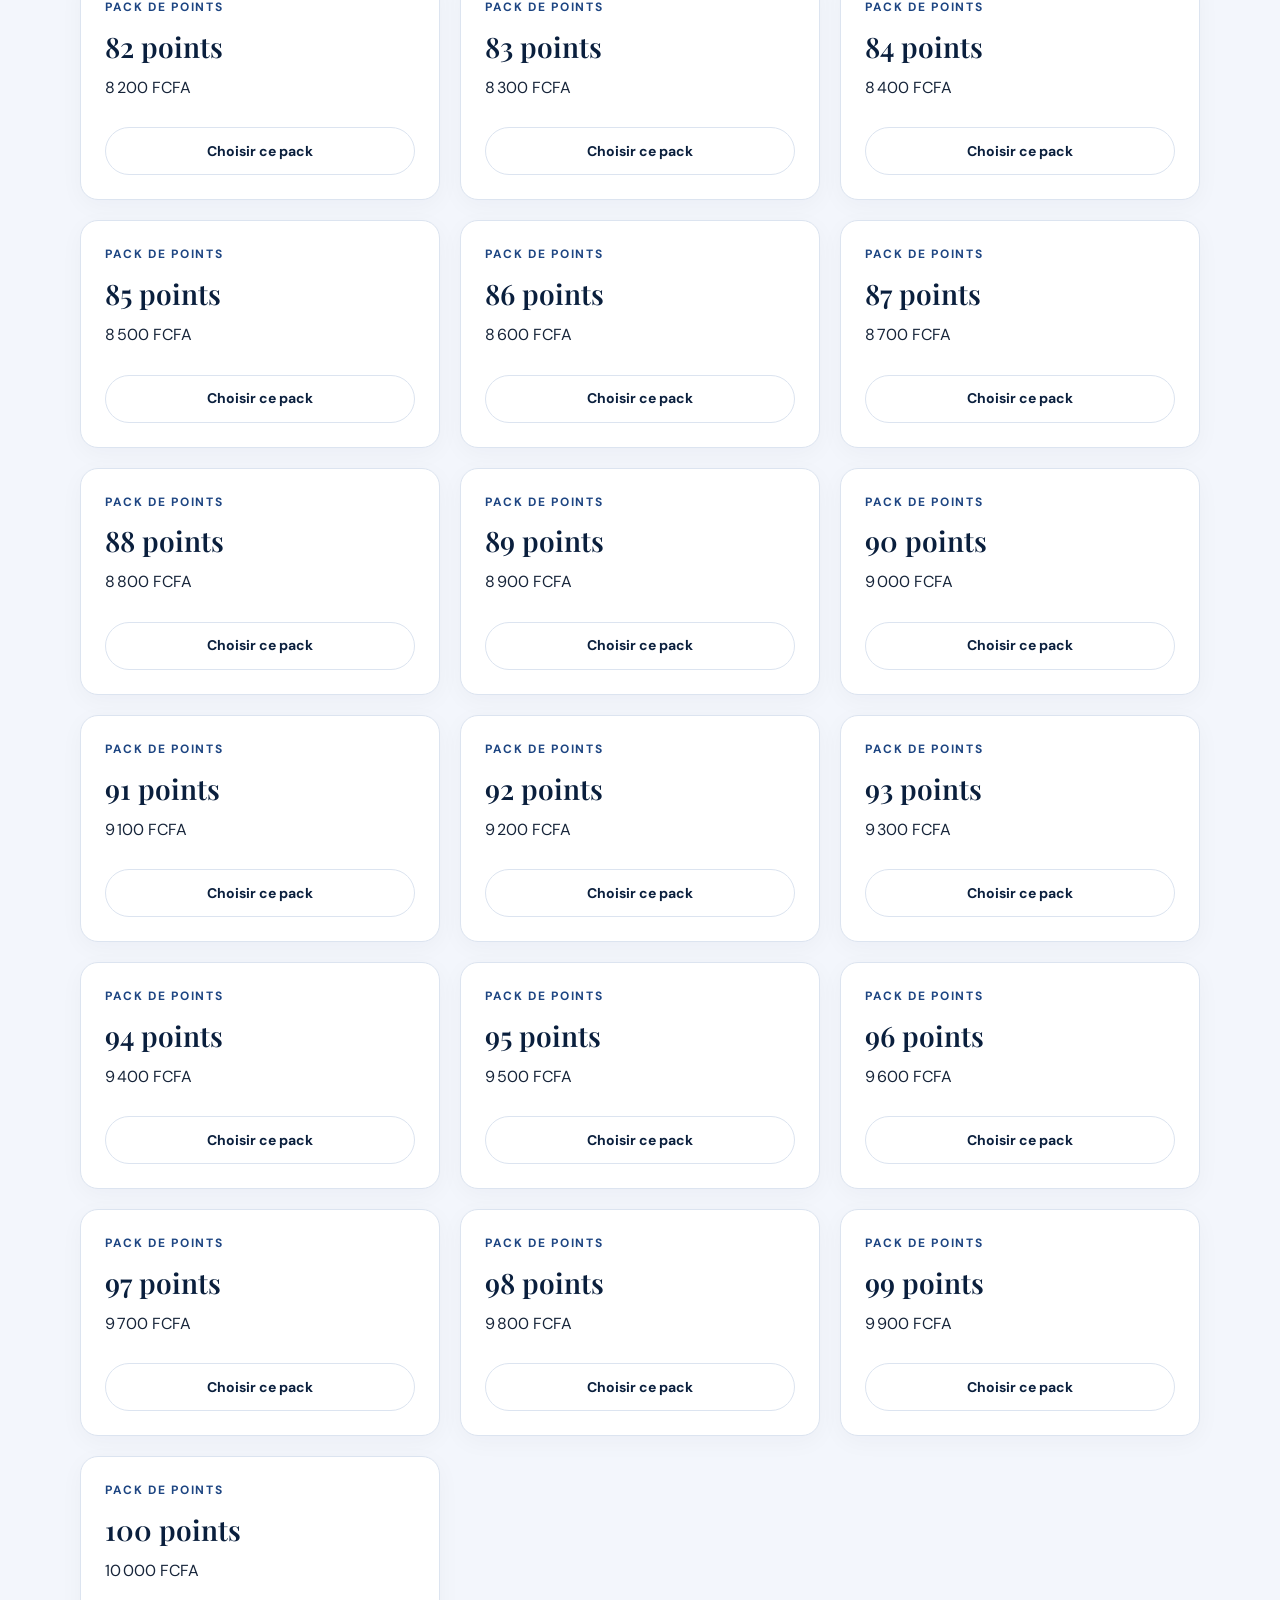
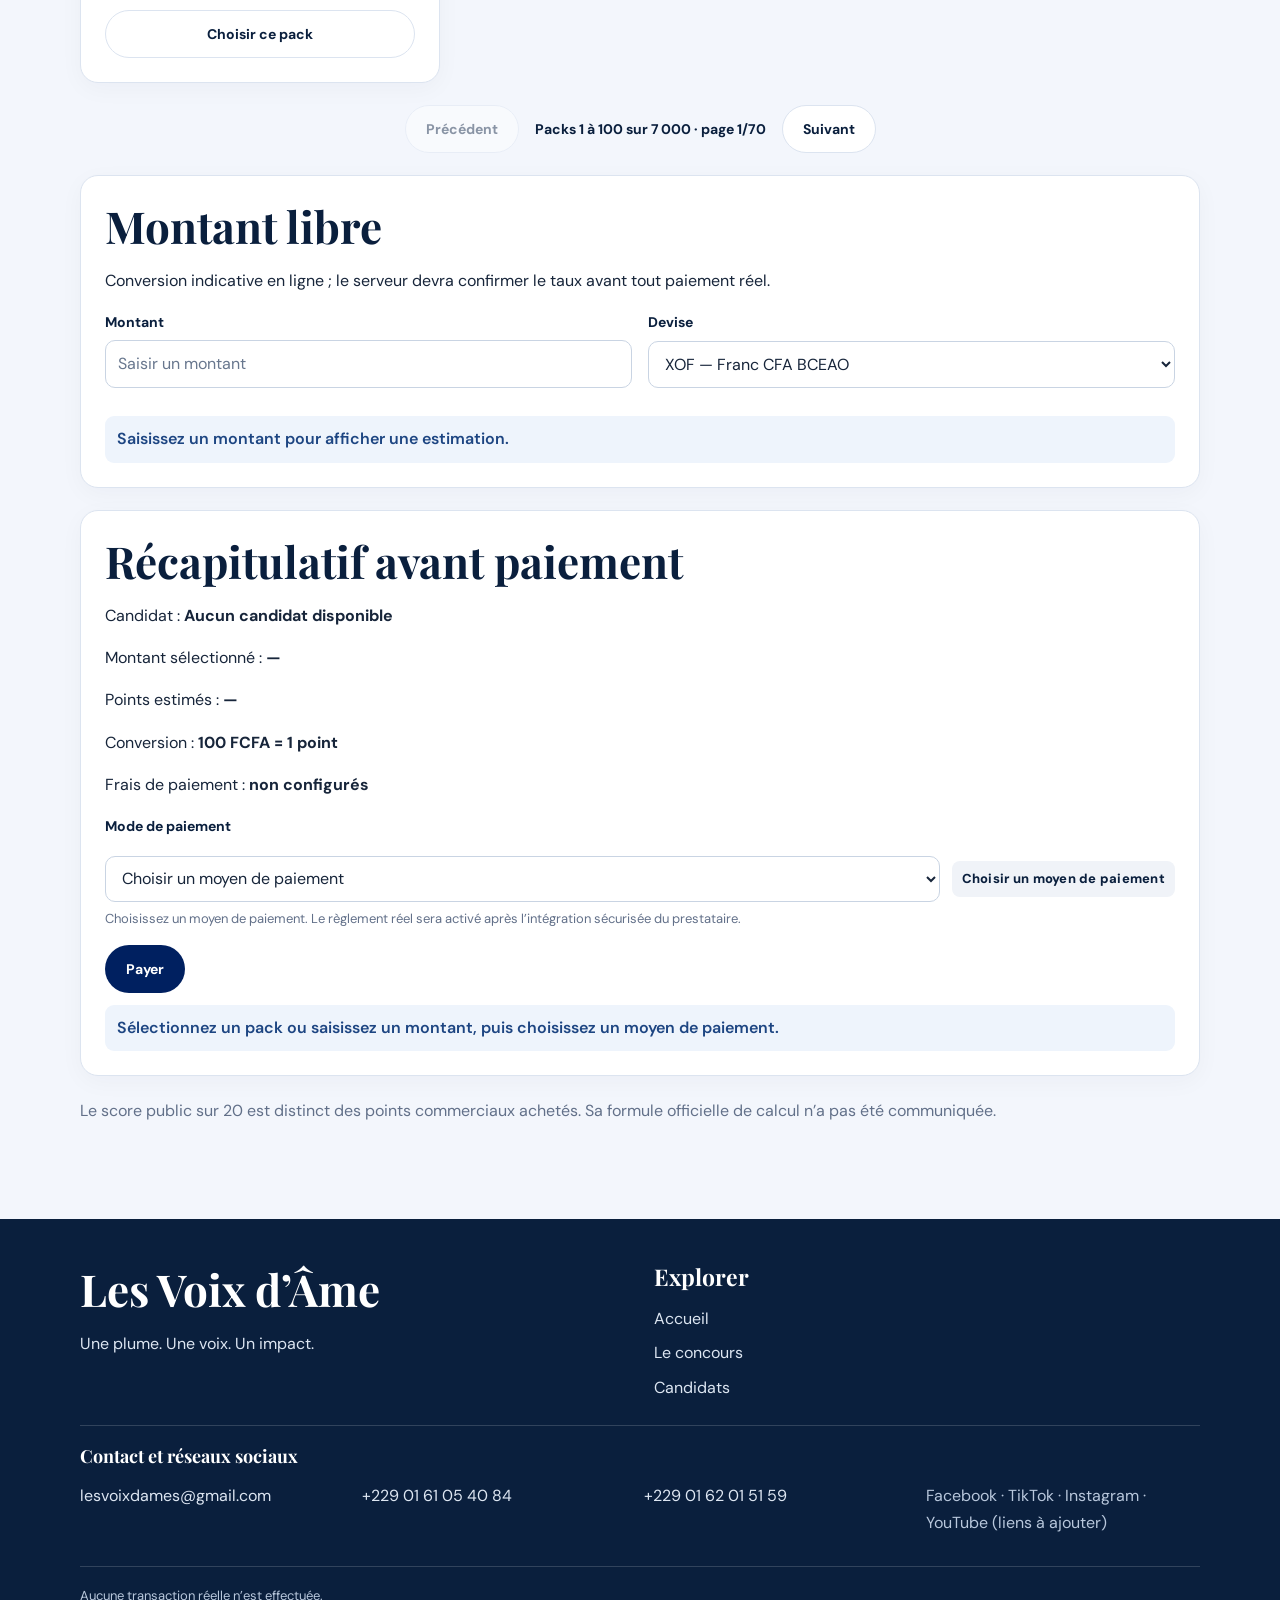
<file: vote.html>
<!doctype html>
<html lang="fr"><head><meta charset="utf-8"><meta name="viewport" content="width=device-width, initial-scale=1"><meta name="description" content="Informations sur les votes et packs de points Les Voix d’Âme."><title>Vote et packs — Les Voix d’Âme</title><link rel="preconnect" href="https://fonts.googleapis.com"><link rel="preconnect" href="https://fonts.gstatic.com" crossorigin><link href="https://fonts.googleapis.com/css2?family=DM+Sans:wght@400;500;600;700&family=Playfair+Display:wght@500;600;700&display=swap" rel="stylesheet"><link rel="stylesheet" href="css/variables.css"><link rel="stylesheet" href="css/global.css"></head>
<body><a class="skip-link" href="#contenu">Aller au contenu</a><header class="site-header"><div class="nav-wrap"><a class="brand" href="index.html"><span class="brand-mark">V</span><span>Les Voix d’Âme<small>UNE PLUME. UNE VOIX. UN IMPACT.</small></span></a><button class="menu-toggle" aria-expanded="false" aria-controls="navigation">Menu</button><nav class="main-nav" id="navigation" aria-label="Navigation principale"><a href="index.html">Accueil</a><a href="concours.html">Le concours</a><a href="candidats.html">Candidats</a><a href="vote.html" aria-current="page">Voter</a><a href="informations.html">Informations</a><a href="auth.html">Connexion</a></nav></div></header>
<main id="contenu"><section class="hero"><div class="container"><span class="eyebrow">Vote du public</span><h1>Soutenez une voix, en toute transparence.</h1><p>Choisissez un candidat puis consultez le nombre de points et le tarif annoncés avant toute décision. Le vote et le paiement ne seront activés qu’après confirmation des règles et connexion sécurisée au serveur.</p></div></section><section class="section"><div class="container"><div class="notice notice-blue" style="margin-bottom:26px">Packs de 100 à 700 000 FCFA, par tranches de 100 FCFA (1 à 7 000 points). Aucun paiement, crédit de points ou vote réel n’est possible en démonstration.</div><div class="grid-2" style="margin-bottom:26px"><div class="field"><label for="vote-candidate">Choisir un candidat</label><select id="vote-candidate"><option value="">Aucun profil candidat disponible</option></select><small class="muted">La sélection sera disponible après publication des profils.</small></div><div class="field"><label for="pack-filter">Filtrer les packs par points</label><input type="search" id="pack-filter" placeholder="Saisir un nombre de points"></div></div>
<div class="card" style="margin-bottom:24px"><h2>Périodes de vote</h2><p class="notice notice-blue">Les dates d’ouverture et de clôture de chaque période n’ont pas été communiquées. Aucun vote n’est ouvert dans cette démonstration.</p><div class="date-list"><div class="date-item"><strong>Quarts de finale</strong><span>Dates à confirmer</span></div><div class="date-item"><strong>Clôture finale des votes</strong><span>Non définie</span></div></div></div>
<div class="grid-3" id="packs">
<article class="card pack-card" data-points="100" data-amount="10000"><span class="eyebrow">Pack de points</span><strong>100 points</strong><p>10 000 FCFA</p><button class="btn btn-quiet" type="button" data-pack="100" aria-pressed="false">Choisir ce pack</button></article>
<article class="card pack-card" data-points="200" data-amount="20000"><span class="eyebrow">Pack de points</span><strong>200 points</strong><p>20 000 FCFA</p><button class="btn btn-quiet" type="button" data-pack="200" aria-pressed="false">Choisir ce pack</button></article>
<article class="card pack-card" data-points="300" data-amount="30000"><span class="eyebrow">Pack de points</span><strong>300 points</strong><p>30 000 FCFA</p><button class="btn btn-quiet" type="button" data-pack="300" aria-pressed="false">Choisir ce pack</button></article>
<article class="card pack-card" data-points="400" data-amount="40000"><span class="eyebrow">Pack de points</span><strong>400 points</strong><p>40 000 FCFA</p><button class="btn btn-quiet" type="button" data-pack="400" aria-pressed="false">Choisir ce pack</button></article>
<article class="card pack-card" data-points="500" data-amount="50000"><span class="eyebrow">Pack de points</span><strong>500 points</strong><p>50 000 FCFA</p><button class="btn btn-quiet" type="button" data-pack="500" aria-pressed="false">Choisir ce pack</button></article>
<article class="card pack-card" data-points="600" data-amount="60000"><span class="eyebrow">Pack de points</span><strong>600 points</strong><p>60 000 FCFA</p><button class="btn btn-quiet" type="button" data-pack="600" aria-pressed="false">Choisir ce pack</button></article>
<article class="card pack-card" data-points="700" data-amount="70000"><span class="eyebrow">Pack de points</span><strong>700 points</strong><p>70 000 FCFA</p><button class="btn btn-quiet" type="button" data-pack="700" aria-pressed="false">Choisir ce pack</button></article>
<article class="card pack-card" data-points="800" data-amount="80000"><span class="eyebrow">Pack de points</span><strong>800 points</strong><p>80 000 FCFA</p><button class="btn btn-quiet" type="button" data-pack="800" aria-pressed="false">Choisir ce pack</button></article>
<article class="card pack-card" data-points="900" data-amount="90000"><span class="eyebrow">Pack de points</span><strong>900 points</strong><p>90 000 FCFA</p><button class="btn btn-quiet" type="button" data-pack="900" aria-pressed="false">Choisir ce pack</button></article>
<article class="card pack-card" data-points="1000" data-amount="100000"><span class="eyebrow">Pack de points</span><strong>1000 points</strong><p>100 000 FCFA</p><button class="btn btn-quiet" type="button" data-pack="1000" aria-pressed="false">Choisir ce pack</button></article>
</div>
<nav class="pack-pagination" aria-label="Pages de packs"><button class="btn btn-quiet" type="button" id="pack-previous" disabled>Précédent</button><span id="pack-page-status" aria-live="polite"></span><button class="btn btn-quiet" type="button" id="pack-next">Suivant</button></nav>
<div class="card" style="margin-top:22px"><h2>Montant libre</h2><p>Conversion indicative en ligne ; le serveur devra confirmer le taux avant tout paiement réel.</p><div class="form-grid"><div class="field"><label for="free-amount">Montant</label><input id="free-amount" type="number" inputmode="decimal" step="any" placeholder="Saisir un montant"></div><div class="field"><label for="free-currency">Devise</label><select id="free-currency"><option value="XOF">XOF — Franc CFA BCEAO</option><option value="XAF">XAF — Franc CFA BEAC</option><option value="DZD">DZD — Dinar algérien</option><option value="AOA">AOA — Kwanza angolais</option><option value="BWP">BWP — Pula botswanais</option><option value="BIF">BIF — Franc burundais</option><option value="CVE">CVE — Escudo cap-verdien</option><option value="CDF">CDF — Franc congolais</option><option value="KMF">KMF — Franc comorien</option><option value="DJF">DJF — Franc djiboutien</option><option value="EGP">EGP — Livre égyptienne</option><option value="ERN">ERN — Nakfa érythréen</option><option value="SZL">SZL — Lilangeni swazi</option><option value="ETB">ETB — Birr éthiopien</option><option value="GMD">GMD — Dalasi gambien</option><option value="GHS">GHS — Cedi ghanéen</option><option value="GNF">GNF — Franc guinéen</option><option value="KES">KES — Shilling kényan</option><option value="LSL">LSL — Loti lesothan</option><option value="LRD">LRD — Dollar libérien</option><option value="LYD">LYD — Dinar libyen</option><option value="MGA">MGA — Ariary malgache</option><option value="MWK">MWK — Kwacha malawien</option><option value="MAD">MAD — Dirham marocain</option><option value="MUR">MUR — Roupie mauricienne</option><option value="MRU">MRU — Ouguiya mauritanienne</option><option value="MZN">MZN — Metical mozambicain</option><option value="NAD">NAD — Dollar namibien</option><option value="NGN">NGN — Naira nigérian</option><option value="RWF">RWF — Franc rwandais</option><option value="STN">STN — Dobra santoméen</option><option value="SCR">SCR — Roupie seychelloise</option><option value="SLE">SLE — Leone sierra-léonais</option><option value="SOS">SOS — Shilling somalien</option><option value="ZAR">ZAR — Rand sud-africain</option><option value="SSP">SSP — Livre sud-soudanaise</option><option value="SDG">SDG — Livre soudanaise</option><option value="TZS">TZS — Shilling tanzanien</option><option value="TND">TND — Dinar tunisien</option><option value="UGX">UGX — Shilling ougandais</option><option value="ZMW">ZMW — Kwacha zambien</option><option value="ZWG">ZWG — Zimbabwe Gold</option></select></div></div><p class="form-message" data-estimate aria-live="polite">Saisissez un montant pour afficher une estimation.</p></div>
<div class="card" style="margin-top:22px"><h2>Récapitulatif avant paiement</h2><p>Candidat : <strong>Aucun candidat disponible</strong></p><p>Montant sélectionné : <strong data-selected>—</strong></p><p>Points estimés : <strong data-estimated-points>—</strong></p><p>Conversion : <strong>100 FCFA = 1 point</strong></p><p>Frais de paiement : <strong>non configurés</strong></p><div class="field"><label for="vote-payment-method">Mode de paiement</label><div class="payment-choice"><select id="vote-payment-method"><option value="">Choisir un moyen de paiement</option><option value="mtn">MTN Mobile Money</option><option value="moov">Moov Money</option><option value="orange">Orange Money</option><option value="wave">Wave</option><option value="card">Carte bancaire</option></select><span class="payment-logo" data-provider="" id="vote-payment-logo" aria-live="polite">Choisir un moyen de paiement</span></div><small class="form-help">Choisissez un moyen de paiement. Le règlement réel sera activé après l’intégration sécurisée du prestataire.</small></div><button class="btn btn-blue" type="button" data-payment>Payer</button><p class="form-message" data-message aria-live="polite">Sélectionnez un pack ou saisissez un montant, puis choisissez un moyen de paiement.</p></div><p class="muted" style="margin-top:22px">Le score public sur 20 est distinct des points commerciaux achetés. Sa formule officielle de calcul n’a pas été communiquée.</p></div></section></main>
<footer class="site-footer"><div class="container"><div class="footer-grid"><div><h2>Les Voix d’Âme</h2><p>Une plume. Une voix. Un impact.</p></div><div><h3>Explorer</h3><div class="footer-links"><a href="index.html">Accueil</a><a href="concours.html">Le concours</a><a href="candidats.html">Candidats</a></div></div></div><div class="footer-contact" aria-label="Coordonn&eacute;es officielles et r&eacute;seaux sociaux"><h3>Contact et r&eacute;seaux sociaux</h3><div class="footer-links"><a href="mailto:lesvoixdames@gmail.com">lesvoixdames@gmail.com</a><a href="tel:+2290161054084">+229 01 61 05 40 84</a><a href="tel:+2290162015159">+229 01 62 01 51 59</a><span>Facebook · TikTok · Instagram · YouTube (liens &agrave; ajouter)</span></div></div><div class="footer-bottom">Aucune transaction réelle n’est effectuée.</div></div></footer>
<script>
const menu=document.querySelector(".menu-toggle");
menu.addEventListener("click",()=>{const open=menu.getAttribute("aria-expanded")!=="true";menu.setAttribute("aria-expanded",String(open));document.querySelector(".main-nav").classList.toggle("is-open",open)});
const formatNumber=value=>new Intl.NumberFormat("fr-FR",{maximumFractionDigits:2}).format(value);
let usdRatesPromise;
function getUsdRates(){if(!usdRatesPromise)usdRatesPromise=fetch("https://open.er-api.com/v6/latest/USD").then(r=>{if(!r.ok)throw new Error();return r.json()}).then(d=>{if(d.result!=="success")throw new Error();return d.rates}).catch(e=>{usdRatesPromise=null;throw e});return usdRatesPromise}
const packs=Array.from({length:7000},(_,i)=>({points:i+1,amount:(i+1)*100}));
const packsPerPage=100;
let currentPage=0;
let packQuery="";
function renderPacks(){
  const filtered=packQuery?packs.filter(pack=>String(pack.points)===packQuery):packs;
  const pageCount=Math.max(1,Math.ceil(filtered.length/packsPerPage));
  currentPage=Math.min(currentPage,pageCount-1);
  const visible=filtered.slice(currentPage*packsPerPage,(currentPage+1)*packsPerPage);
  document.querySelector("#packs").innerHTML=visible.length?visible.map(pack=>`<article class="card pack-card" data-points="${pack.points}" data-amount="${pack.amount}"><span class="eyebrow">Pack de points</span><strong>${formatNumber(pack.points)} point${pack.points===1?"":"s"}</strong><p>${formatNumber(pack.amount)} FCFA</p><button class="btn btn-quiet" type="button" data-pack="${pack.points}" aria-pressed="false">Choisir ce pack</button></article>`).join(""):`<div class="empty-state">Aucun pack ne correspond à ${packQuery} point(s).</div>`;
  document.querySelector("#pack-previous").disabled=currentPage===0||Boolean(packQuery);
  document.querySelector("#pack-next").disabled=currentPage>=pageCount-1||Boolean(packQuery);
  document.querySelector("#pack-page-status").textContent=packQuery?`${filtered.length} pack correspondant`:`Packs ${formatNumber(currentPage*packsPerPage+1)} à ${formatNumber(Math.min((currentPage+1)*packsPerPage,filtered.length))} sur ${formatNumber(filtered.length)} · page ${currentPage+1}/${pageCount}`;
}
renderPacks();
const selectedAmount=document.querySelector("[data-selected]");
const estimatedPoints=document.querySelector("[data-estimated-points]");
const estimateMessage=document.querySelector("[data-estimate]");
const freeAmount=document.querySelector("#free-amount");
const freeCurrency=document.querySelector("#free-currency");
let selectedPack=null;
async function showEstimate(amount,currency){
  if(!Number.isFinite(amount)||amount<=0){estimateMessage.textContent="Saisissez un montant strictement positif.";estimatedPoints.textContent="—";selectedAmount.textContent="—";return}
  estimateMessage.textContent="Conversion du montant en cours…";
  try{let amountXof=amount;if(currency!=="XOF"){const rates=await getUsdRates();if(!rates[currency]||!rates.XOF)throw new Error();amountXof=amount/rates[currency]*rates.XOF}const points=amountXof/100;selectedAmount.textContent=`${formatNumber(amount)} ${currency} (≈ ${formatNumber(amountXof)} FCFA)`;estimatedPoints.textContent=`${formatNumber(points)} points estimés`;estimateMessage.textContent="Conversion indicative au taux de change quotidien ; 100 FCFA = 1 point. Aucun paiement n’est réalisé."}catch(error){estimateMessage.textContent=`Conversion indisponible pour ${currency}. Vérifiez votre connexion et réessayez.`;estimatedPoints.textContent="Indisponible";selectedAmount.textContent=`${formatNumber(amount)} ${currency}`}
}
document.querySelector("#packs").addEventListener("click",event=>{const button=event.target.closest("[data-pack]");if(!button)return;
  document.querySelectorAll("[data-pack]").forEach(item=>{const selected=item===button;item.setAttribute("aria-pressed",String(selected));item.textContent=selected?"Pack sélectionné":"Choisir ce pack";item.classList.toggle("btn-blue",selected);item.classList.toggle("btn-quiet",!selected)});
  selectedPack=button.closest(".pack-card");
  freeAmount.value="";
  const amount=Number(selectedPack.dataset.amount);
  showEstimate(amount,"XOF");
});
document.querySelector("#pack-previous").addEventListener("click",()=>{if(currentPage>0){currentPage--;renderPacks()}});
document.querySelector("#pack-next").addEventListener("click",()=>{currentPage++;renderPacks()});
document.querySelector("#pack-filter").addEventListener("input",event=>{
  packQuery=event.target.value.trim().replace(/\s/g,"").replace(",",".");
  currentPage=0;
  selectedPack=null;
  renderPacks();
});
document.querySelector("#vote-payment-method").addEventListener("change",event=>{const logo=document.querySelector("#vote-payment-logo"),marks={mtn:"MTN Mobile Money",moov:"Moov Money",orange:"Orange Money",wave:"Wave",card:"Carte bancaire"};logo.dataset.provider=event.target.value;logo.textContent=marks[event.target.value]||"Choisir un moyen de paiement"});
document.querySelector("[data-payment]").addEventListener("click",()=>{const message=document.querySelector("[data-message]");if(!document.querySelector("#vote-candidate").value){message.textContent="Aucun candidat n’est encore disponible. Le paiement du vote sera possible après publication des profils.";return}if(!selectedPack&&!estimatedPoints.textContent.includes("estimés")){message.textContent="Choisissez un pack ou saisissez un montant valide avant de continuer.";return}if(!document.querySelector("#vote-payment-method").value){message.textContent="Choisissez un moyen de paiement dans la liste pour continuer.";document.querySelector("#vote-payment-method").focus();return}message.textContent="Le moyen de paiement est sélectionné, mais aucune transaction ne peut encore être lancée : l’intégration sécurisée du prestataire est en attente."});
freeAmount.addEventListener("input",()=>{
  if(selectedPack){const button=selectedPack.querySelector("[data-pack]");button.setAttribute("aria-pressed","false");button.textContent="Choisir ce pack";button.classList.remove("btn-blue");button.classList.add("btn-quiet");selectedPack=null}
  showEstimate(Number(freeAmount.value),freeCurrency.value);
});
freeCurrency.addEventListener("change",()=>{if(freeAmount.value)showEstimate(Number(freeAmount.value),freeCurrency.value)});
</script></body></html>
</file>
<file: css/variables.css>
:root {
  color-scheme: light;
  --navy: #0A1F3D;
  --blue: #002060;
  --blue-mid: #1D4582;
  --blue-pale: #CADCFC;
  --gold: #D9B24C;
  --surface: #F3F6FC;
  --white: #FFFFFF;
  --ink: #17253A;
  --muted: #627089;
  --line: #DCE4F0;
  --success: #176B4D;
  --shadow: 0 18px 50px rgba(10, 31, 61, .09);
  --radius: 18px;
  --font-display: "Playfair Display", Georgia, serif;
  --font-body: "DM Sans", Arial, sans-serif;
}
</file>
<file: css/global.css>
* { box-sizing: border-box; }
[hidden] { display: none !important; }
html { scroll-behavior: smooth; }
:target { scroll-margin-top: 96px; }
body { margin: 0; background: var(--surface); color: var(--ink); font: 16px/1.65 var(--font-body); }
body[data-required-role]:not(.role-authorized) { visibility:hidden; }
a { color: inherit; }
button, input, select, textarea { font: inherit; }
button, a { -webkit-tap-highlight-color: transparent; }
button { cursor: pointer; }
:focus-visible { outline: 3px solid var(--gold); outline-offset: 3px; }
.skip-link { position: absolute; left: -9999px; top: 8px; z-index: 20; background: white; padding: 10px; }
.skip-link:focus { left: 8px; }
.site-header { position: sticky; top: 0; z-index: 10; background: rgba(255,255,255,.96); border-bottom: 1px solid var(--line); backdrop-filter: blur(12px); }
.nav-wrap { max-width: 1200px; margin: auto; padding: 12px 24px; min-height: 78px; display:flex; align-items:center; justify-content:space-between; gap:24px; }
.brand { color: var(--navy); text-decoration:none; display:flex; align-items:center; gap:12px; line-height:1.2; font-weight:700; }
.brand-mark { width:42px; height:42px; border:1px solid var(--gold); color:var(--gold); display:grid; place-items:center; border-radius:50%; font:700 20px var(--font-display); }
.brand small { display:block; color:var(--muted); font-size:10px; letter-spacing:.08em; font-weight:600; margin-top:4px; }
.main-nav { display:flex; align-items:center; gap:20px; }
.main-nav a { text-decoration:none; color:var(--ink); font-size:14px; font-weight:600; }
.main-nav a:hover, .text-link:hover { color:var(--blue-mid); }
.main-nav a[aria-current="page"] { color:var(--blue); text-decoration:underline; text-decoration-thickness:2px; text-underline-offset:5px; }
.main-nav a.btn-blue { color:var(--white); }
.main-nav a.btn-blue:hover { color:var(--white); background:#123A78; }
.menu-toggle { display:none; border:1px solid var(--line); border-radius:10px; padding:9px 12px; background:#fff; color:var(--navy); }
.container { width:min(1120px, calc(100% - 40px)); margin-inline:auto; }
.section { padding:78px 0; }
.section-tight { padding:48px 0; }
.section-heading { max-width:700px; margin-bottom:32px; }
.section-heading-centered { margin-inline:auto; text-align:center; }
.eyebrow { display:inline-block; color:var(--blue-mid); text-transform:uppercase; letter-spacing:.14em; font-size:12px; font-weight:700; }
h1,h2,h3 { color:var(--navy); font-family:var(--font-display); line-height:1.18; margin:0 0 16px; }
h1 { font-size:clamp(42px, 6vw, 72px); letter-spacing:-.035em; }
h2 { font-size:clamp(30px, 4vw, 44px); }
h3 { font-size:23px; }
p { margin:0 0 16px; }
.muted { color:var(--muted); }
.hero { overflow:hidden; background:linear-gradient(120deg, var(--navy), #102F5C 66%, #1D4582); color:white; position:relative; }
.hero::after { content:""; position:absolute; width:440px; height:440px; border:1px solid rgba(217,178,76,.32); border-radius:50%; right:-150px; top:-165px; box-shadow:0 0 0 48px rgba(217,178,76,.035),0 0 0 100px rgba(217,178,76,.025); }
.hero .container { position:relative; z-index:1; padding-block:88px; }
.hero h1,.hero h2 { color:white; max-width:800px; }
.hero p { color:#E2EAF5; max-width:670px; font-size:18px; }
.hero .eyebrow { color:#F2D987; }
.hero-note .muted { color:#D8E4F5; }
.hero-grid { display:grid; grid-template-columns:1.3fr .7fr; gap:50px; align-items:center; }
.hero-note { border:1px solid rgba(255,255,255,.2); background:rgba(255,255,255,.07); padding:28px; border-radius:var(--radius); backdrop-filter:blur(8px); }
.hero-note strong { color:#F2D987; font:600 24px var(--font-display); }
.button-row { display:flex; flex-wrap:wrap; gap:12px; margin-top:26px; }
.btn { display:inline-flex; justify-content:center; align-items:center; min-height:48px; padding:12px 20px; border-radius:999px; border:1px solid transparent; text-decoration:none; font-size:14px; font-weight:700; line-height:1.2; transition:transform .18s,background .18s; }
.btn:hover { transform:translateY(-2px); }
.btn:active { transform:translateY(0); }
.btn:disabled { opacity:.65; cursor:not-allowed; transform:none; }
.btn-primary { background:var(--gold); color:var(--navy); }
.btn-light { background:white; color:var(--navy); }
.btn-outline { border-color:rgba(255,255,255,.72); color:white; }
.btn-outline:hover { color:white; background:rgba(255,255,255,.12); }
.btn-blue { background:var(--blue); color:var(--white); }
.btn-blue:hover { background:#123A78; color:var(--white); }
.btn-quiet { border-color:var(--line); color:var(--navy); background:white; }
.btn-quiet:hover { color:var(--blue); background:#F7F9FC; }
.countdown { display:flex; gap:12px; margin:20px 0 0; }
.countdown div { min-width:62px; text-align:center; padding:10px 8px; background:rgba(255,255,255,.1); border-radius:12px; }
.countdown strong { display:block; font-size:22px; color:white; }
.countdown span { font-size:10px; text-transform:uppercase; letter-spacing:.08em; color:#D8E4F5; }
.home-deadline-countdown { display:grid; grid-template-columns:repeat(4,minmax(0,1fr)); gap:8px; margin-top:18px; }
.home-deadline-countdown div { min-width:0; padding:10px 6px; background:#0A1F3D; border-radius:10px; }
.home-deadline-countdown strong { color:#FFFFFF; font-size:clamp(20px,3vw,28px); line-height:1.15; }
.home-deadline-countdown span { color:#FFFFFF; font-size:10px; letter-spacing:.04em; }
.home-deadline-card .form-message { color:var(--blue); }
.date-list .date-item { align-items:flex-start; flex-direction:column; }
.countdown-box { width:100%; }
.date-list .countdown { max-width:460px; }
.date-list .countdown div { background:#0A1F3D; min-width:72px; }
.date-list .countdown strong { color:#FFFFFF; font-size:24px; line-height:1.2; }
.date-list .countdown span { color:#FFFFFF; font-size:11px; }
.countdown-box small { display:block; min-height:20px; margin-top:6px; color:var(--blue); font-weight:700; }
.calendar-layout { display:grid; grid-template-columns:1fr; gap:20px; }
#calendrier .date-list { grid-template-columns:repeat(5,minmax(0,1fr)); align-items:stretch; }
#calendrier .date-item { min-width:0; height:100%; padding:16px 12px; gap:9px; }
#calendrier .date-item > strong { min-height:2.5em; font-size:16px; }
#calendrier .date-item time { white-space:normal; font-size:13px; line-height:1.4; }
#calendrier .countdown { gap:4px; }
#calendrier .countdown div { flex:1; min-width:0; padding:8px 2px; }
#calendrier .countdown strong { font-size:20px; }
#calendrier .countdown span { font-size:8px; letter-spacing:0; }
.payment-logo { display:inline-flex; min-width:84px; min-height:36px; align-items:center; justify-content:center; padding:5px 10px; border-radius:8px; background:#F0F3F8; color:var(--navy); font-size:13px; font-weight:800; letter-spacing:.02em; }
.payment-logo[data-provider="mtn"] { background:#FFCC00; color:#171717; }
.payment-logo[data-provider="moov"] { background:#0872CE; color:#fff; }
.payment-logo[data-provider="orange"] { background:#FF7900; color:#fff; }
.payment-logo[data-provider="wave"] { background:#1BB6E8; color:#fff; }
.payment-logo[data-provider="card"] { background:#163C78; color:#fff; }
.payment-choice { display:flex; align-items:center; gap:12px; margin-top:12px; }
.payment-choice select { flex:1; min-width:0; min-height:46px; border:1px solid #C9D4E3; border-radius:10px; padding:10px 12px; background:#fff; color:var(--ink); font:inherit; }
.grid-2,.grid-3,.grid-4 { display:grid; gap:20px; }
.grid-2 { grid-template-columns:repeat(2,minmax(0,1fr)); }
.grid-3 { grid-template-columns:repeat(3,minmax(0,1fr)); }
.grid-4 { grid-template-columns:repeat(4,minmax(0,1fr)); }
.card { background:white; border:1px solid var(--line); border-radius:var(--radius); padding:24px; box-shadow:0 6px 24px rgba(10,31,61,.035); }
.card p:last-child { margin-bottom:0; }
.icon-box { width:44px; height:44px; display:grid; place-items:center; border-radius:13px; color:var(--blue); background:#EAF0FA; font-size:20px; margin-bottom:18px; }
.timeline { display:grid; grid-template-columns:repeat(4,1fr); gap:16px; }
.step { border-top:2px solid var(--gold); padding:20px 4px 0; }
.step-number { color:var(--blue-mid); font-size:12px; font-weight:700; text-transform:uppercase; letter-spacing:.1em; }
.date-list { display:grid; gap:12px; }
.date-list { margin:0; padding:0; list-style:none; }
.date-item { display:flex; justify-content:space-between; align-items:center; gap:16px; padding:15px 18px; background:white; border:1px solid var(--line); border-radius:12px; }
.date-item time { color:var(--blue); font-weight:700; white-space:nowrap; }
.criteria { display:flex; flex-wrap:wrap; gap:9px; }
.tag { display:inline-flex; padding:7px 12px; border-radius:999px; background:#E9EFF8; color:var(--navy); font-size:13px; font-weight:600; }
.banner { background:#EDF2F9; border-left:4px solid var(--gold); padding:17px 20px; border-radius:0 12px 12px 0; }
.notice { background:#FFF8E6; color:#654F19; border:1px solid #F1DEA0; padding:14px 16px; border-radius:12px; font-size:14px; }
.notice-blue { background:#EEF4FC; border-color:#D5E2F6; color:var(--navy); }
.regulation-layout { display:grid; grid-template-columns:250px minmax(0,1fr); gap:22px; align-items:start; margin-top:28px; }
.regulation-nav { position:sticky; top:96px; display:grid; gap:5px; }
.regulation-nav h2 { font-size:24px; }
.regulation-nav a { padding:7px 9px; border-radius:8px; color:var(--blue); font-size:14px; font-weight:600; text-decoration:none; }
.regulation-nav a:hover { background:#EAF0FA; }
.regulation-articles { display:grid; gap:16px; min-width:0; }
.regulation-article { scroll-margin-top:96px; }
.regulation-text { white-space:pre-wrap; overflow-wrap:anywhere; line-height:1.75; font-family:var(--font-body); }
.regulation-article p,.regulation-article li { max-width:78ch; }
.regulation-article li { margin-bottom:9px; }
.regulation-article .date-item { max-width:none; }
details.card summary { color:var(--navy); font:600 21px/1.35 var(--font-display); cursor:pointer; }
details.card[open] summary { margin-bottom:14px; }
.form-card { max-width:760px; margin:auto; }
.form-grid { display:grid; grid-template-columns:repeat(2,minmax(0,1fr)); gap:16px; }
.field { display:grid; gap:6px; margin-bottom:16px; }
.field label { color:var(--navy); font-size:14px; font-weight:700; }
.field input,.field select,.field textarea { width:100%; min-height:46px; border:1px solid #C9D4E3; border-radius:10px; padding:10px 12px; background:white; color:var(--ink); }
.field input::placeholder,.field textarea::placeholder { color:#68778E; opacity:1; }
.field input:focus,.field select:focus,.field textarea:focus { border-color:var(--blue-mid); outline:3px solid rgba(29,69,130,.14); outline-offset:1px; }
.field textarea { min-height:120px; resize:vertical; }
.field input[type="checkbox"],.field input[type="radio"] { width:auto; min-height:auto; }
.password-input { position:relative; }
.password-input input { padding-right:54px; }
.password-toggle { position:absolute; top:50%; right:6px; width:42px; height:42px; display:grid; place-items:center; transform:translateY(-50%); border:0; border-radius:9px; background:transparent; color:var(--blue); }
.password-toggle:hover { background:#EAF0FA; }
.password-toggle svg { width:21px; height:21px; fill:none; stroke:currentColor; stroke-width:1.8; stroke-linecap:round; stroke-linejoin:round; }
.password-toggle .eye-off { display:none; }
.password-toggle[aria-pressed="true"] .eye-on { display:none; }
.password-toggle[aria-pressed="true"] .eye-off { display:block; }
.form-help { color:var(--muted); font-size:13px; }
.check-row { display:flex; align-items:flex-start; gap:10px; }
.form-message { min-height:24px; margin-top:12px; color:var(--blue-mid); font-weight:600; }
.form-message:not(:empty) { padding:10px 12px; border-radius:9px; background:#EEF4FC; }
.form-message.is-error { color:#8B1E1E; background:#FFF0F0; }
.tabs { display:grid; grid-template-columns:repeat(auto-fit,minmax(160px,1fr)); gap:8px; margin-bottom:20px; align-items:stretch; }
.tab-button { border:1px solid var(--line); background:white; color:var(--navy); border-radius:999px; padding:10px 16px; font-weight:700; width:100%; justify-self:stretch; }
.tab-button:hover { background:#EEF3FA; }
.tab-button[aria-selected="true"] { background:var(--blue); color:white; border-color:var(--blue); }
.tab-panel[hidden] { display:none; }
.pack-card { display:flex; flex-direction:column; gap:10px; }
.pack-card strong { font:600 28px var(--font-display); color:var(--navy); }
.pack-card .btn { margin-top:auto; }
.pack-pagination { display:flex; align-items:center; justify-content:center; gap:16px; margin:22px 0 8px; }
.pack-pagination span { color:var(--navy); font-size:14px; font-weight:700; text-align:center; }
.pack-pagination button:disabled { opacity:.45; cursor:not-allowed; }
.stat { font:700 28px var(--font-display); color:var(--blue); }
.dashboard-layout { display:grid; grid-template-columns:230px minmax(0,1fr); gap:24px; align-items:start; }
.dashboard-menu { position:sticky; top:96px; display:grid; gap:6px; }
.dashboard-menu a { display:block; padding:10px 12px; border-radius:9px; text-decoration:none; color:var(--navy); font-weight:600; }
.dashboard-menu a:hover { background:#E9EFF8; }
.dashboard-content { min-width:0; display:grid; gap:22px; }
.dashboard-content section { min-width:0; scroll-margin-top:100px; }
.dashboard-head { display:flex; align-items:flex-start; justify-content:space-between; gap:16px; }
.dashboard-section { scroll-margin-top:100px; }
.dashboard-actions { display:flex; flex-wrap:wrap; gap:10px; }
.dashboard-status { display:inline-flex; align-items:center; gap:8px; border-radius:999px; padding:6px 11px; background:#EEF4FC; color:var(--navy); font-size:13px; font-weight:700; }
.progress { height:10px; background:#E8EDF5; border-radius:10px; overflow:hidden; }
.progress span { display:block; width:0; height:100%; background:var(--gold); }
.file-preview { display:block; width:min(100%,720px); margin-top:16px; background:#0A1F3D; border-radius:12px; }
.field-help-list { margin:0; padding-left:20px; color:var(--muted); }
.field-help-list li { margin-bottom:5px; }
.rating-row { display:grid; grid-template-columns:1fr 140px; gap:12px; align-items:center; padding:10px 0; border-bottom:1px solid var(--line); }
.rating-row input { width:100%; }
.table-wrap { overflow:auto; }
table { width:100%; border-collapse:collapse; text-align:left; }
th,td { border-bottom:1px solid var(--line); padding:12px; white-space:nowrap; }
th { color:var(--navy); font-size:13px; }
.empty-state { text-align:center; padding:32px 18px; color:var(--muted); border:1px dashed #BFCBDD; border-radius:14px; }
.promoter-photo-placeholder { min-height:260px; display:flex; flex-direction:column; justify-content:center; align-items:center; text-align:center; border-style:dashed; }
.promoter-photo-placeholder p { margin:22px 0 6px; color:var(--navy); font-weight:700; }
.promoter-photo-placeholder small { max-width:34ch; color:var(--muted); }
.payment-methods { display:flex; flex-wrap:wrap; gap:8px 18px; margin:0 0 18px; padding:14px 16px; border:1px solid var(--line); border-radius:10px; }
.payment-methods legend { padding:0 6px; color:var(--navy); font-weight:700; }
.payment-methods span { color:var(--muted); font-size:14px; }
.site-footer { background:var(--navy); color:#DDE6F2; padding:44px 0 24px; }
.footer-grid { display:grid; grid-template-columns:repeat(auto-fit,minmax(220px,1fr)); gap:28px; }
.footer-contact { margin-top:24px; padding-top:20px; border-top:1px solid rgba(255,255,255,.16); }
.footer-contact h3 { font-size:18px; }
.footer-contact .footer-links { grid-template-columns:repeat(auto-fit,minmax(190px,1fr)); align-items:start; }
.footer-contact .footer-links span { color:#B8C7DC; }
.site-footer h2,.site-footer h3 { color:white; }
.site-footer a { color:#DDE6F2; text-decoration:none; }
.footer-links { display:grid; gap:8px; }
.footer-bottom { border-top:1px solid rgba(255,255,255,.16); margin-top:30px; padding-top:18px; color:#B8C7DC; font-size:13px; }
.text-link { color:var(--blue); font-weight:700; }
.sr-only { position:absolute; width:1px; height:1px; padding:0; margin:-1px; overflow:hidden; clip:rect(0,0,0,0); white-space:nowrap; border:0; }
@media (max-width:900px) {
  .main-nav { gap:12px; }
  .main-nav a { font-size:13px; }
  .grid-4 { grid-template-columns:repeat(2,minmax(0,1fr)); }
  .hero-grid { grid-template-columns:1fr; }
  .date-item { align-items:flex-start; flex-direction:column; gap:4px; }
  .date-item time { white-space:normal; }
  .dashboard-layout { grid-template-columns:1fr; }
  .dashboard-menu { position:static; display:flex; overflow:auto; white-space:nowrap; }
  .regulation-layout { grid-template-columns:1fr; }
  .regulation-nav { position:static; grid-template-columns:repeat(2,minmax(0,1fr)); }
  .regulation-nav h2 { grid-column:1/-1; }
  #calendrier .date-list { grid-template-columns:repeat(2,minmax(0,1fr)); }
}
@media (max-width:680px) {
  .nav-wrap { padding-inline:18px; min-height:68px; }
  .menu-toggle { display:block; }
  .main-nav { display:none; position:absolute; top:68px; left:0; right:0; padding:14px 20px 20px; background:white; border-bottom:1px solid var(--line); box-shadow:var(--shadow); align-items:stretch; }
  .main-nav.is-open { display:grid; }
  .main-nav a { padding:8px; font-size:15px; }
  .container { width:min(100% - 32px,1120px); }
  .section { padding:58px 0; }
  .hero .container { padding-block:65px; }
  .grid-2,.grid-3,.grid-4,.timeline,.footer-grid { grid-template-columns:1fr; }
  .form-grid { grid-template-columns:1fr; gap:0; }
  .date-item { align-items:flex-start; flex-direction:column; gap:4px; }
  .countdown { gap:7px; }
  .countdown div { flex:1; min-width:0; padding:8px 2px; }
  .countdown span { font-size:8px; letter-spacing:.02em; }
  .dashboard-menu { margin-inline:-16px; padding-inline:16px; }
  .dashboard-head { flex-direction:column; }
  .dashboard-head > * { max-width:100%; }
  .dashboard-head .btn { width:fit-content; }
  .dashboard-menu { width:calc(100% + 32px); max-width:100vw; }
  .regulation-nav { grid-template-columns:1fr 1fr; }
  #calendrier .date-list { grid-template-columns:1fr; }
  .rating-row { grid-template-columns:1fr 95px; }
  .card { padding:20px; }
}
@media (prefers-reduced-motion:reduce) { *,*::before,*::after { scroll-behavior:auto !important; transition:none !important; } }
@media print {
  .site-header,.site-footer,.skip-link,.button-row,.regulation-nav,#download-regulation { display:none !important; }
  main > section:not(#reglement) { display:none !important; }
  body { background:#fff; color:#111; font-size:11pt; }
  .hero { background:#fff; color:#111; }
  .hero h1,.hero p,.hero .eyebrow { color:#111; }
  .section { padding:16px 0; }
  .regulation-layout { display:block; }
  .regulation-articles { display:block; }
  .regulation-article,.notice { break-inside:avoid; box-shadow:none; margin:0 0 12px; }
}
</file>
